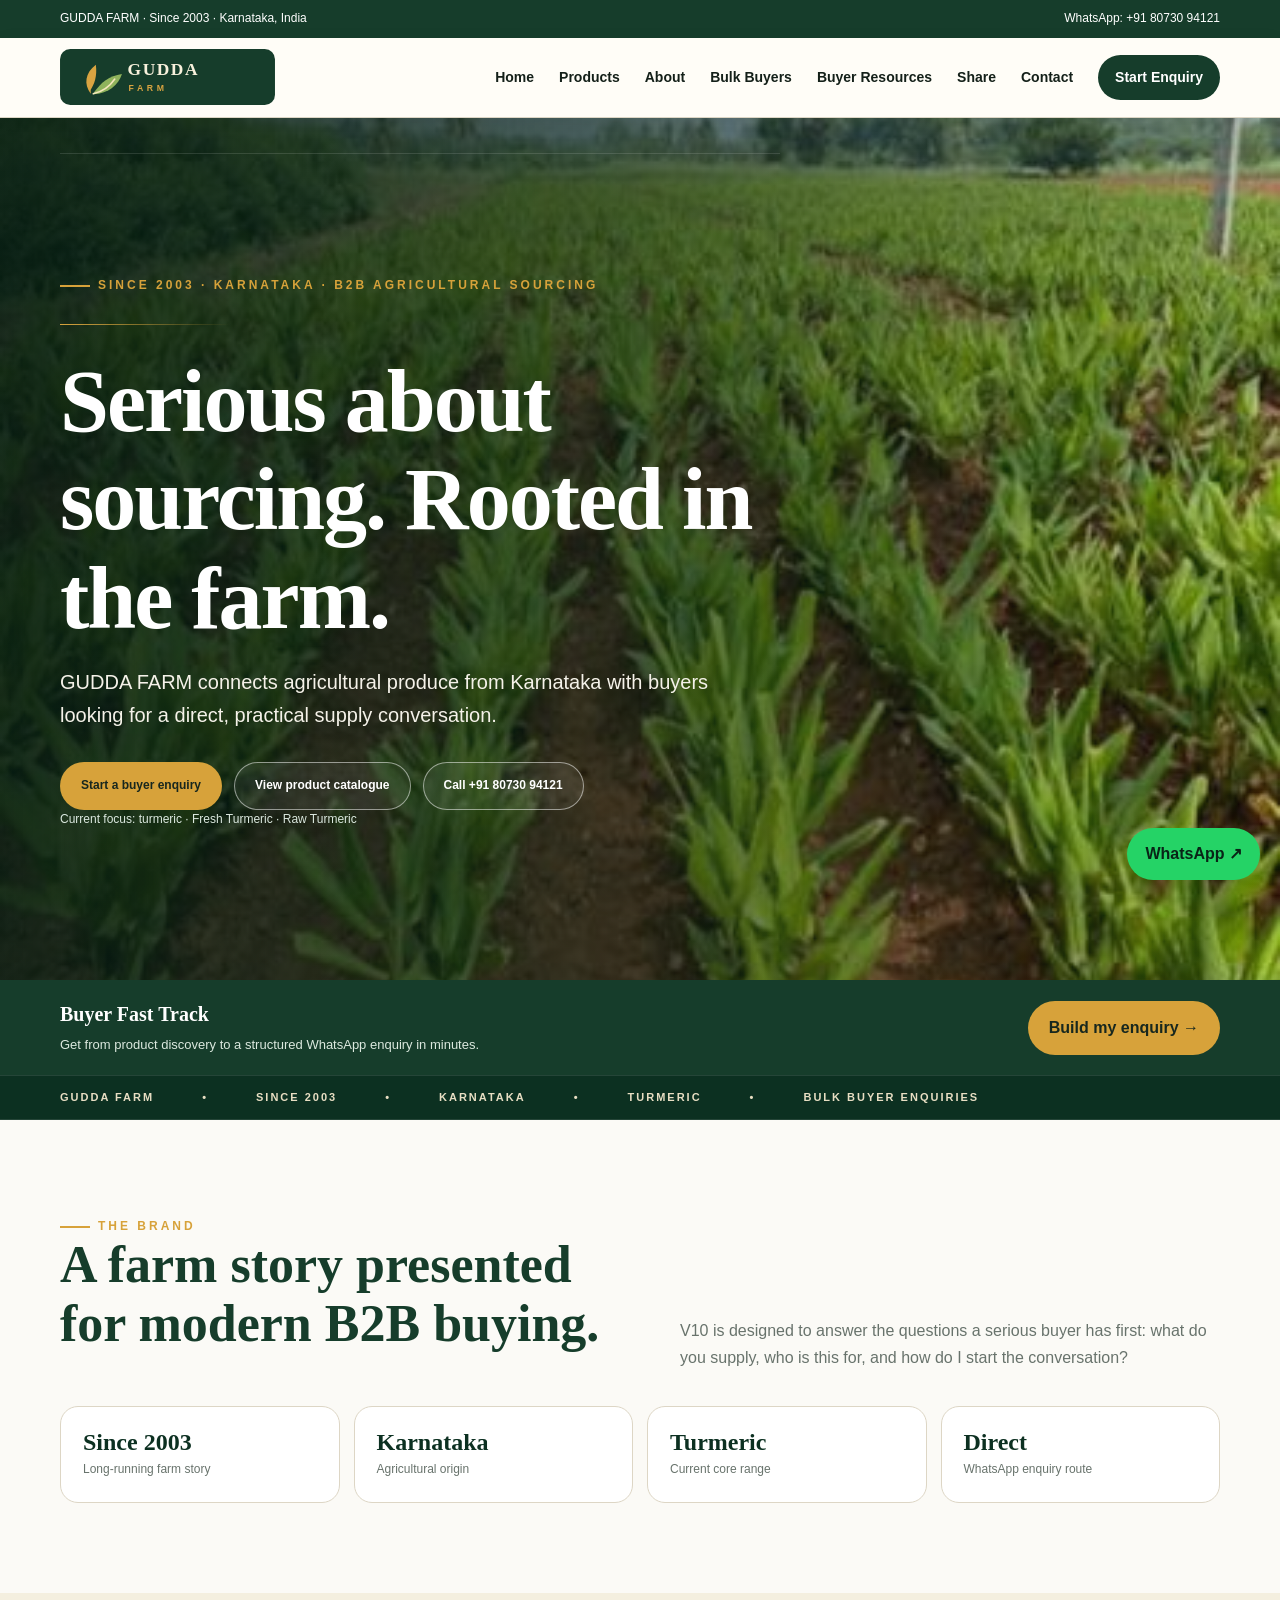
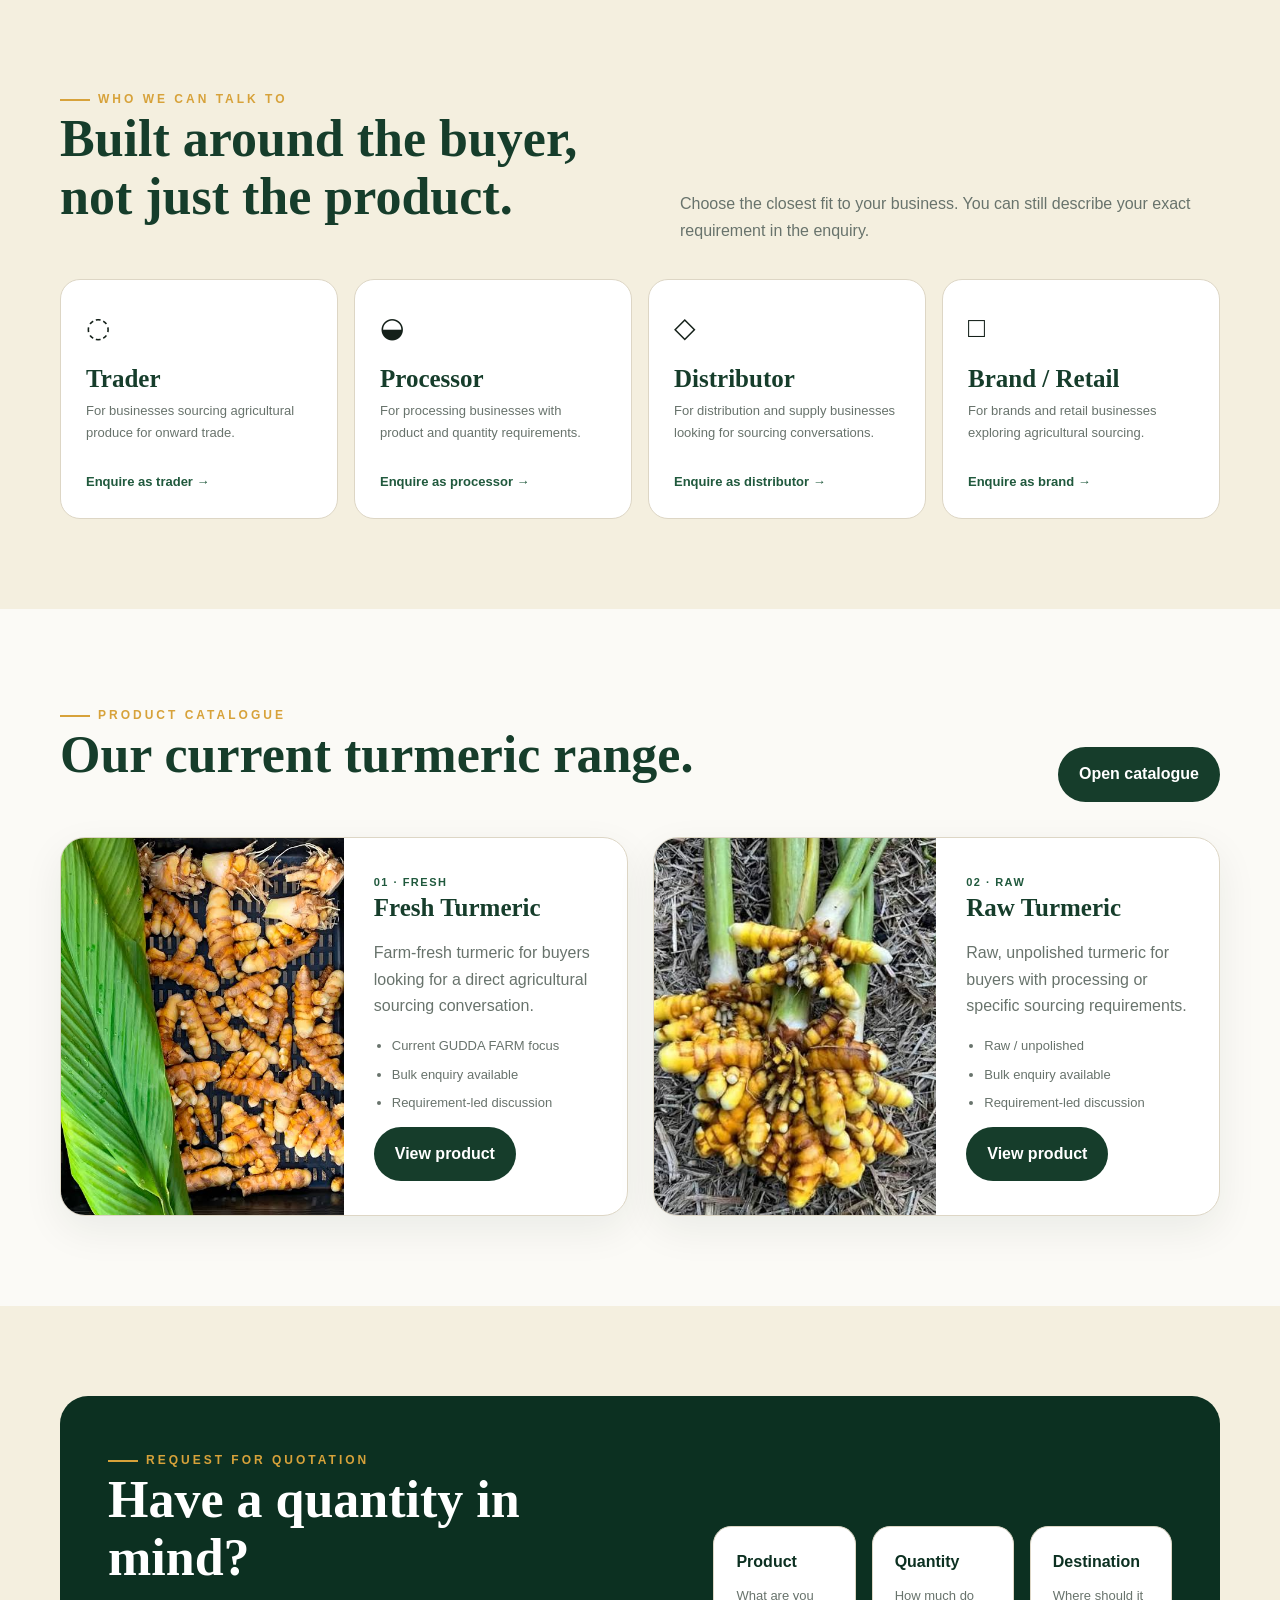
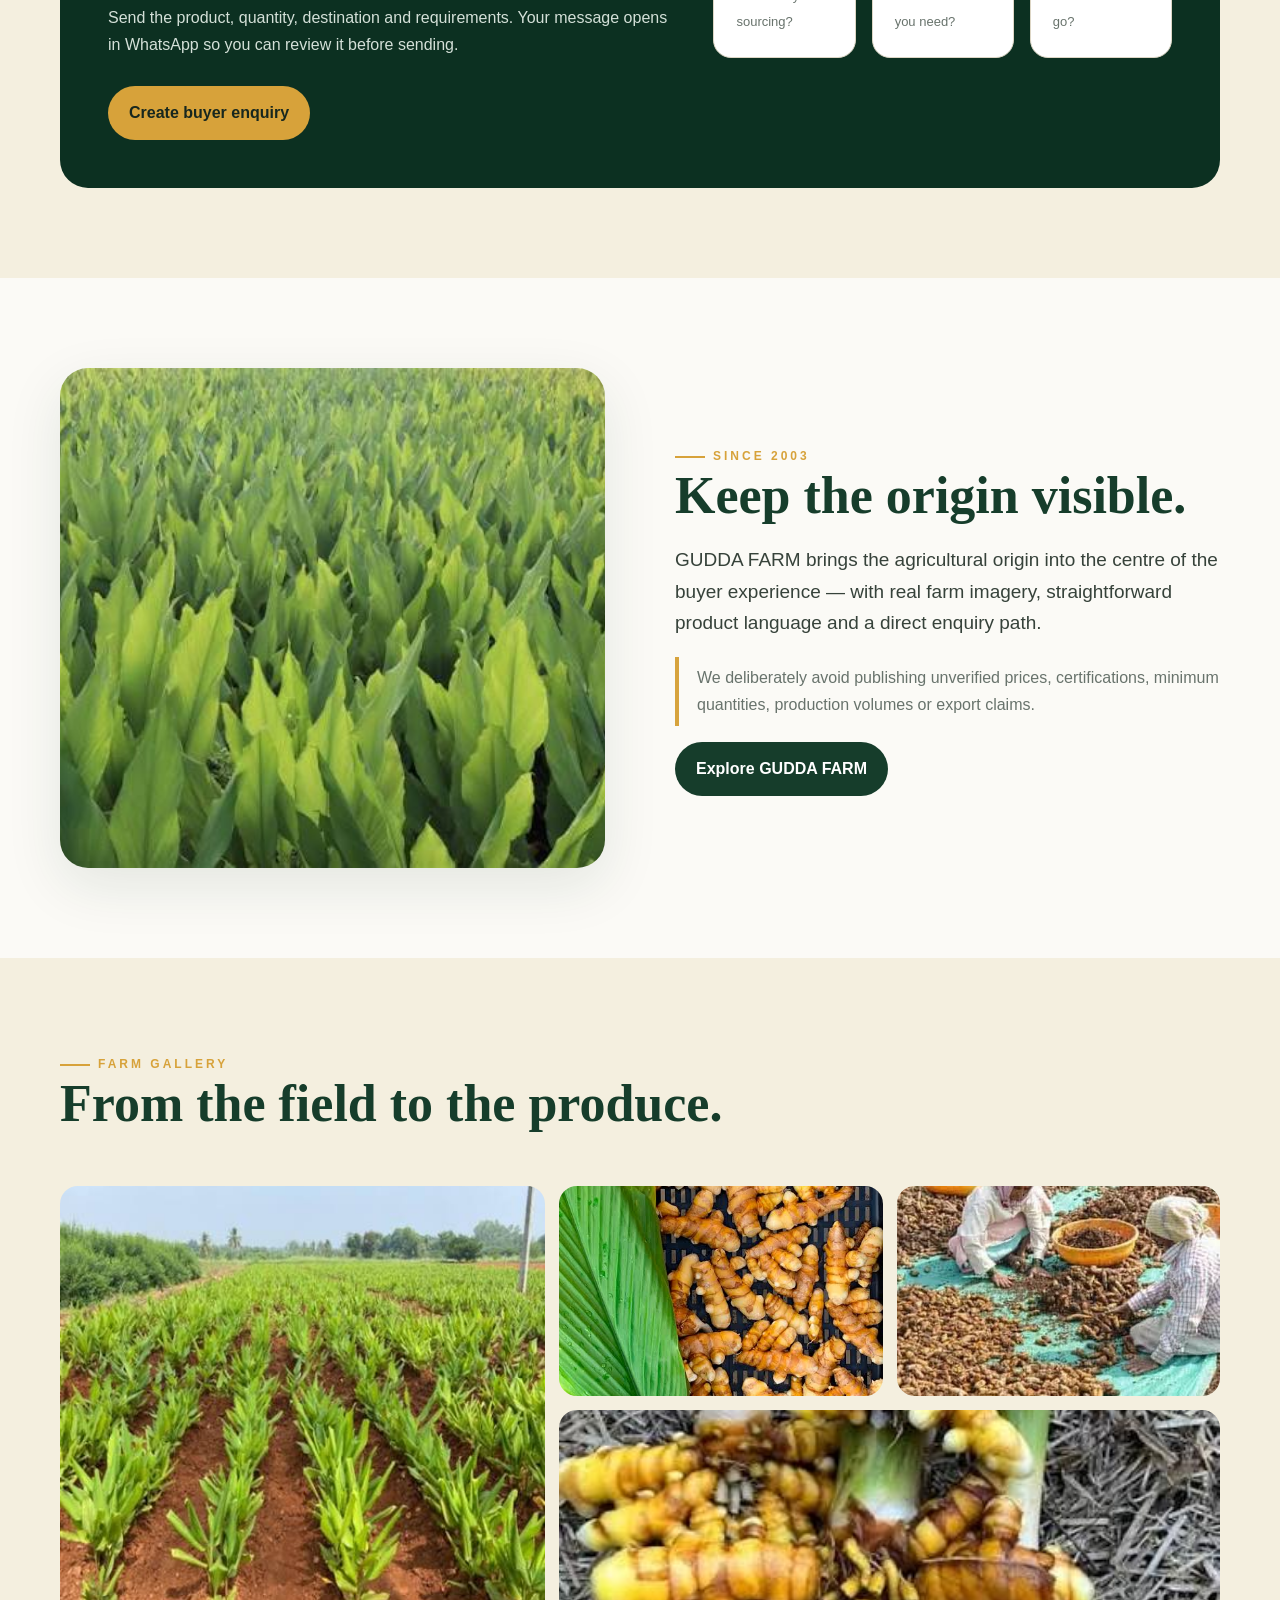
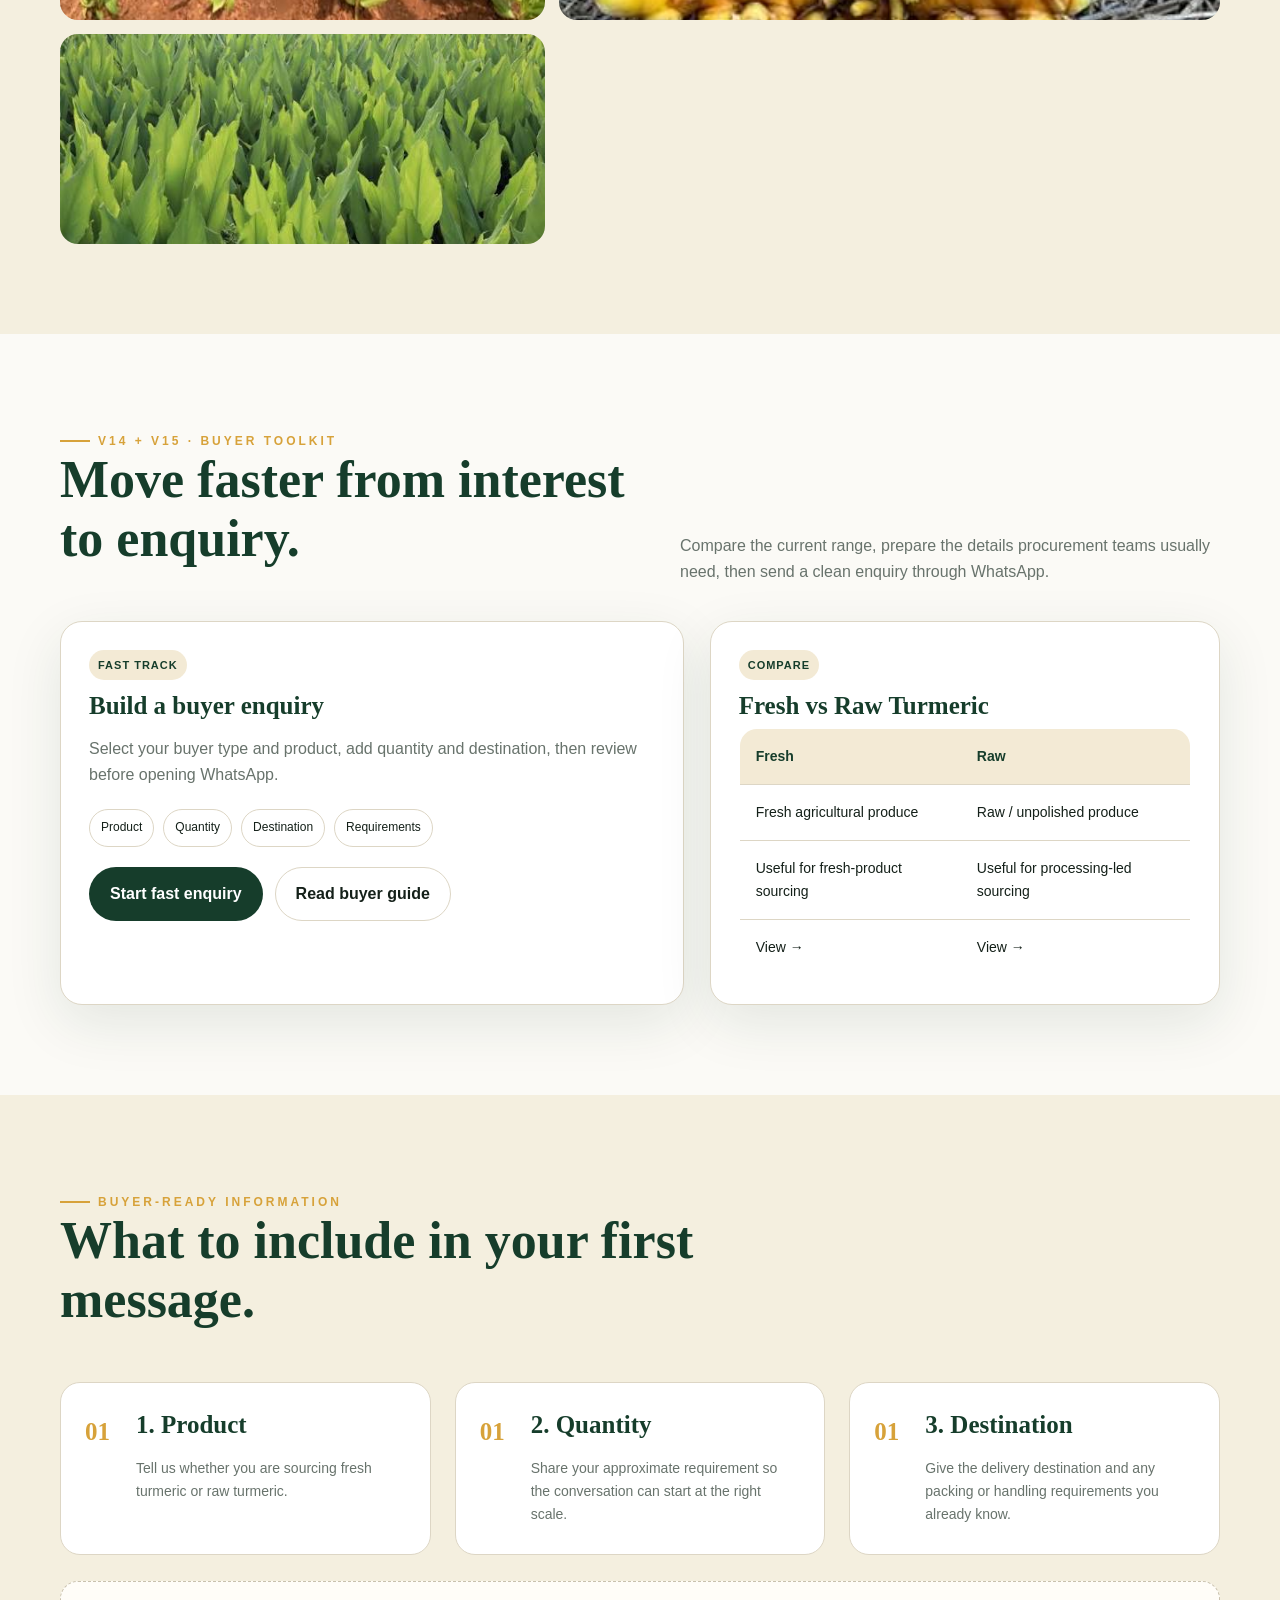
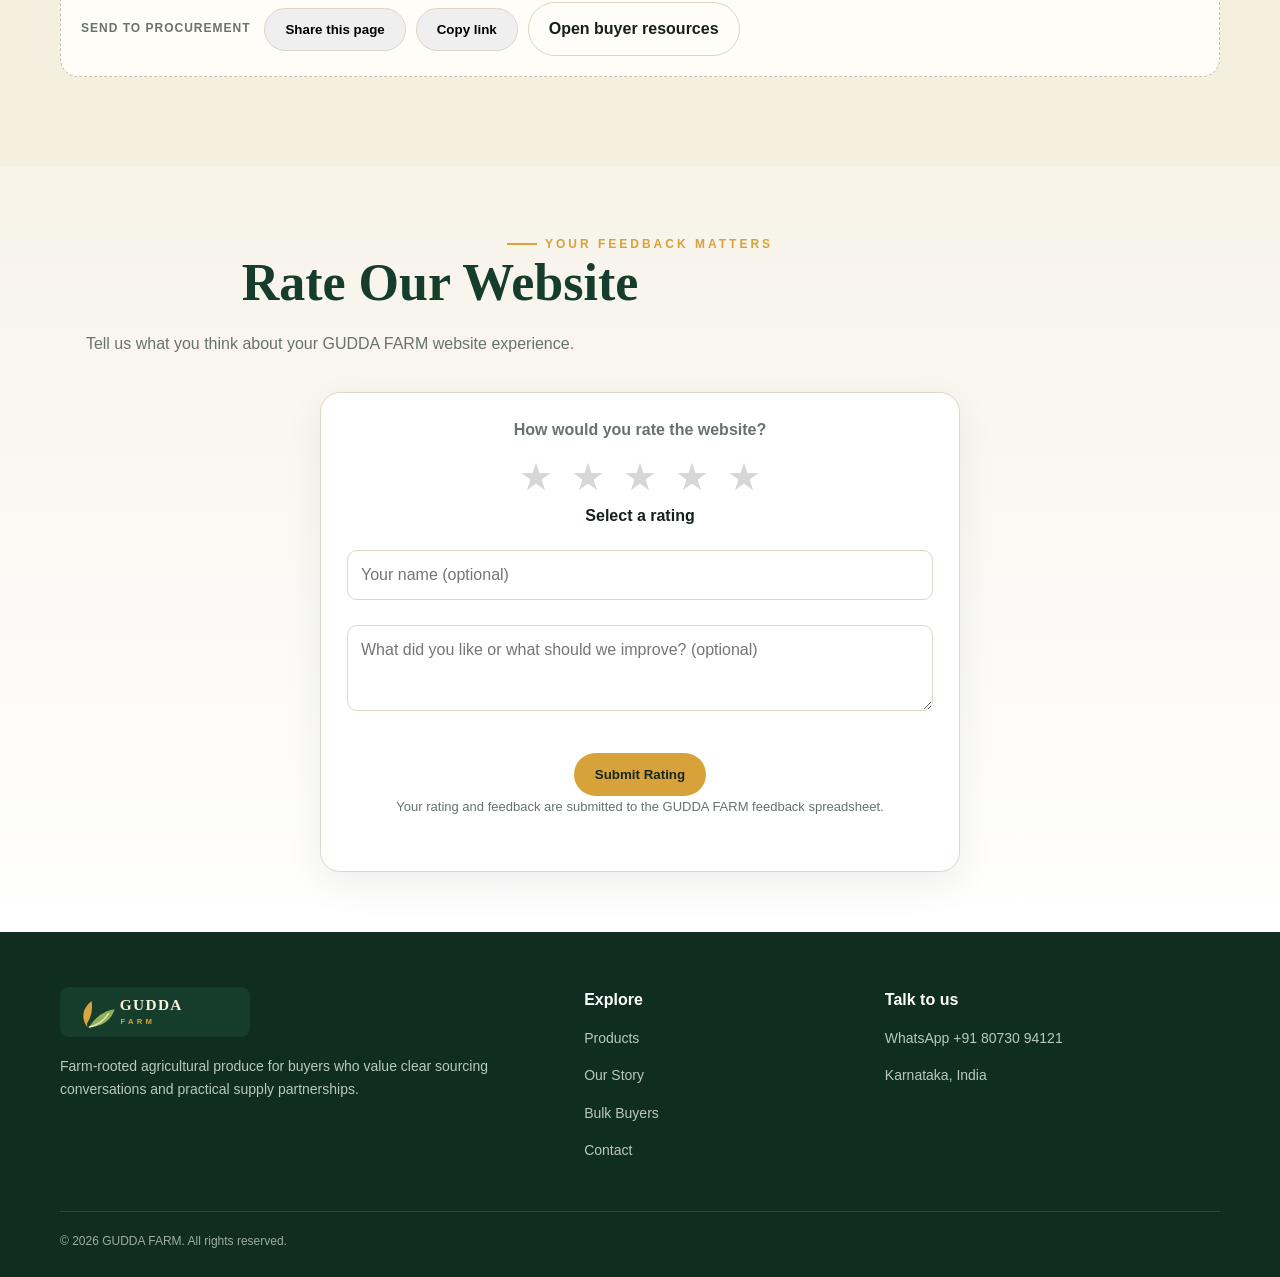
<file: index.html>
<!doctype html><html lang="en"><head><meta charset="utf-8"><meta name="viewport" content="width=device-width,initial-scale=1"> <meta name="google-site-verification" content="sda63VFUrgkfUN7dGKQU9HRi6Y9hyqBsN-Qgkryhfe4" />
<title>GUDDA FARM</title><meta name="description" content="GUDDA FARM supplies fresh and raw turmeric from Karnataka, India, for wholesale buyers, traders, processors and distributors. Contact us for bulk supply enquiries."><meta property="og:title" content="GUDDA FARM | Turmeric Supplier in Karnataka"><meta property="og:description" content="GUDDA FARM · Since 2003 · Karnataka agricultural produce sourcing for serious buyers."><meta property="og:type" content="website"><meta property="og:image" content="assets/turmeric.jpg"><meta name="robots" content="index,follow"><meta name="theme-color" content="#0c3021">
<link rel="canonical" href="https://gudda-farm-margo781.vercel.app/"><link rel="icon" href="assets/logo.svg"><link rel="manifest" href="site.webmanifest"><link rel="stylesheet" href="styles.css"><script type="application/ld+json">{"@context":"https://schema.org","@type":"Organization","name":"GUDDA FARM","url":"https://gudda-farm-margo781.vercel.app/","telephone":"+91 80730 94121","areaServed":"Karnataka, India","description":"Karnataka agricultural produce sourcing for B2B buyers, with turmeric as the current core range."}</script></head><body><div class="topbar"><div class="container"><span>GUDDA FARM · Since 2003 · Karnataka, India</span><a href="https://wa.me/918073094121" target="_blank" rel="noopener">WhatsApp: +91 80730 94121</a></div></div><header class="nav"><div class="container navin"><a href="index.html"><img class="logo" src="assets/logo.svg" alt="GUDDA FARM"></a><button class="menu" aria-label="Open menu">☰</button><nav class="links"><a href="index.html">Home</a><a href="products.html">Products</a><a href="about.html">About</a><a href="buyers.html">Bulk Buyers</a><a href="resources.html">Buyer Resources</a><a href="marketing.html">Share</a><a href="contact.html">Contact</a><a class="cta" href="buyers.html">Start Enquiry</a></nav></div></header>
<section class="hero"><div class="container"><div class="copy">
<span class="eyebrow">Since 2003 · Karnataka · B2B agricultural sourcing</span><div class="goldline"></div>
<h1>Serious about sourcing. Rooted in the farm.</h1>
<p>GUDDA FARM connects agricultural produce from Karnataka with buyers looking for a direct, practical supply conversation.</p>
<div class="buttons"><a class="btn primary" href="buyers.html">Start a buyer enquiry</a><a class="btn light" href="products.html">View product catalogue</a><a class="btn light" href="tel:+918073094121">Call +91 80730 94121</a></div>
<p class="hero-note">Current focus: turmeric · Fresh Turmeric · Raw Turmeric</p>
</div></div></section>

<div class="v14band"><div class="container inner"><div><strong>Buyer Fast Track</strong><br><span>Get from product discovery to a structured WhatsApp enquiry in minutes.</span></div><a class="btn primary" href="buyers.html?fast=1">Build my enquiry →</a></div></div>

<div class="marquee"><div class="container"><span>GUDDA FARM</span><span>•</span><span>SINCE 2003</span><span>•</span><span>KARNATAKA</span><span>•</span><span>TURMERIC</span><span>•</span><span>BULK BUYER ENQUIRIES</span></div></div>

<section class="section"><div class="container"><div class="section-head"><div><span class="eyebrow">The brand</span><h2>A farm story presented for modern B2B buying.</h2></div><p>V10 is designed to answer the questions a serious buyer has first: what do you supply, who is this for, and how do I start the conversation?</p></div>
<div class="trust-row"><div class="trust-item"><b>Since 2003</b><span>Long-running farm story</span></div><div class="trust-item"><b>Karnataka</b><span>Agricultural origin</span></div><div class="trust-item"><b>Turmeric</b><span>Current core range</span></div><div class="trust-item"><b>Direct</b><span>WhatsApp enquiry route</span></div></div></div></section>

<section class="section alt"><div class="container"><div class="section-head"><div><span class="eyebrow">Who we can talk to</span><h2>Built around the buyer, not just the product.</h2></div><p>Choose the closest fit to your business. You can still describe your exact requirement in the enquiry.</p></div>
<div class="audience-grid">
<div class="audience"><div><div class="icon">◌</div><h3>Trader</h3><p>For businesses sourcing agricultural produce for onward trade.</p></div><a class="catalog-cta" href="buyers.html?buyer=Trader">Enquire as trader →</a></div>
<div class="audience"><div><div class="icon">◒</div><h3>Processor</h3><p>For processing businesses with product and quantity requirements.</p></div><a class="catalog-cta" href="buyers.html?buyer=Processor">Enquire as processor →</a></div>
<div class="audience"><div><div class="icon">◇</div><h3>Distributor</h3><p>For distribution and supply businesses looking for sourcing conversations.</p></div><a class="catalog-cta" href="buyers.html?buyer=Distributor">Enquire as distributor →</a></div>
<div class="audience"><div><div class="icon">□</div><h3>Brand / Retail</h3><p>For brands and retail businesses exploring agricultural sourcing.</p></div><a class="catalog-cta" href="buyers.html?buyer=Retail%20%2F%20Brand">Enquire as brand →</a></div>
</div></div></section>

<section class="section"><div class="container"><div class="section-head"><div><span class="eyebrow">Product catalogue</span><h2>Our current turmeric range.</h2></div><a class="btn dark" href="products.html">Open catalogue</a></div>
<div class="catalog">
<article class="catalog-card"><img src="assets/turmeric.jpg" alt="Fresh turmeric"><div class="catalog-body"><span class="meta">01 · Fresh</span><h3>Fresh Turmeric</h3><p class="muted">Farm-fresh turmeric for buyers looking for a direct agricultural sourcing conversation.</p><ul><li>Current GUDDA FARM focus</li><li>Bulk enquiry available</li><li>Requirement-led discussion</li></ul><a class="btn dark" href="fresh-turmeric.html">View product</a></div></article>
<article class="catalog-card"><img src="assets/harvest.jpg" alt="Raw turmeric"><div class="catalog-body"><span class="meta">02 · Raw</span><h3>Raw Turmeric</h3><p class="muted">Raw, unpolished turmeric for buyers with processing or specific sourcing requirements.</p><ul><li>Raw / unpolished</li><li>Bulk enquiry available</li><li>Requirement-led discussion</li></ul><a class="btn dark" href="raw-turmeric.html">View product</a></div></article>
</div></div></section>

<section class="section alt"><div class="container"><div class="rfq"><div><span class="eyebrow">Request for quotation</span><h2>Have a quantity in mind?</h2><p>Send the product, quantity, destination and requirements. Your message opens in WhatsApp so you can review it before sending.</p><a class="btn primary" href="buyers.html">Create buyer enquiry</a></div><div><div class="mini-grid"><div class="mini-card"><strong>Product</strong><span>What are you sourcing?</span></div><div class="mini-card"><strong>Quantity</strong><span>How much do you need?</span></div><div class="mini-card"><strong>Destination</strong><span>Where should it go?</span></div></div></div></div></div></section>

<section class="section"><div class="container split"><img src="assets/field-2.jpg" alt="Agricultural field"><div><span class="eyebrow">Since 2003</span><h2>Keep the origin visible.</h2><p class="lead">GUDDA FARM brings the agricultural origin into the centre of the buyer experience — with real farm imagery, straightforward product language and a direct enquiry path.</p><p class="sticky-note">We deliberately avoid publishing unverified prices, certifications, minimum quantities, production volumes or export claims.</p><a class="btn dark" href="about.html">Explore GUDDA FARM</a></div></div></section>

<section class="section alt"><div class="container"><div class="section-head"><div><span class="eyebrow">Farm gallery</span><h2>From the field to the produce.</h2></div></div><div class="gallery"><img class="tall" src="assets/field.png" alt="Farm field"><img src="assets/turmeric.jpg" alt="Turmeric"><img src="assets/sorting.jpg" alt="Produce sorting"><img class="wide" src="assets/harvest.jpg" alt="Harvest"><img src="assets/field-2.jpg" alt="Agricultural field"></div></div></section>

<section class="section"><div class="container"><div class="section-head"><div><span class="eyebrow">V14 + V15 · Buyer toolkit</span><h2>Move faster from interest to enquiry.</h2></div><p>Compare the current range, prepare the details procurement teams usually need, then send a clean enquiry through WhatsApp.</p></div><div class="buyer-tools"><div class="tool-card"><span class="tag">Fast track</span><h3>Build a buyer enquiry</h3><p>Select your buyer type and product, add quantity and destination, then review before opening WhatsApp.</p><div class="mini-trust"><span>Product</span><span>Quantity</span><span>Destination</span><span>Requirements</span></div><div class="buttons" style="margin-top:20px"><a class="btn dark" href="buyers.html?fast=1">Start fast enquiry</a><a class="btn" style="border:1px solid var(--line)" href="buyer-guide.html">Read buyer guide</a></div></div><div class="tool-card"><span class="tag">Compare</span><h3>Fresh vs Raw Turmeric</h3><table class="compare"><tr><th>Fresh</th><th>Raw</th></tr><tr><td>Fresh agricultural produce</td><td>Raw / unpolished produce</td></tr><tr><td>Useful for fresh-product sourcing</td><td>Useful for processing-led sourcing</td></tr><tr><td><a href="fresh-turmeric.html">View →</a></td><td><a href="raw-turmeric.html">View →</a></td></tr></table></div></div></div></section>

<section class="section alt"><div class="container"><div class="section-head"><div><span class="eyebrow">Buyer-ready information</span><h2>What to include in your first message.</h2></div></div><div class="grid3"><div class="step"><h3>1. Product</h3><p>Tell us whether you are sourcing fresh turmeric or raw turmeric.</p></div><div class="step"><h3>2. Quantity</h3><p>Share your approximate requirement so the conversation can start at the right scale.</p></div><div class="step"><h3>3. Destination</h3><p>Give the delivery destination and any packing or handling requirements you already know.</p></div></div><div class="share-panel" style="margin-top:26px"><span class="share-label">Send to procurement</span><button class="btn" data-share type="button">Share this page</button><button class="btn" data-copy-url type="button">Copy link</button><a class="btn" href="resources.html">Open buyer resources</a></div></div></section>

<a class="whatsapp-float" href="https://wa.me/918073094121" target="_blank" rel="noopener" aria-label="Chat with GUDDA FARM on WhatsApp">WhatsApp ↗</a>
<section class="rating-section" id="ratings">
  <div class="container">
    <div class="section-head" style="display:block;text-align:center">
      <span class="eyebrow">Your feedback matters</span>
      <h2>Rate Our Website</h2>
      <p>Tell us what you think about your GUDDA FARM website experience.</p>
    </div>
    <div class="rating-box">
      <p><strong>How would you rate the website?</strong></p>
      <form id="guddaRatingForm">
        <div class="rating-stars" role="radiogroup" aria-label="Website rating from 1 to 5 stars">
          <button class="rating-star" type="button" data-rating="1" aria-label="1 star">★</button>
          <button class="rating-star" type="button" data-rating="2" aria-label="2 stars">★</button>
          <button class="rating-star" type="button" data-rating="3" aria-label="3 stars">★</button>
          <button class="rating-star" type="button" data-rating="4" aria-label="4 stars">★</button>
          <button class="rating-star" type="button" data-rating="5" aria-label="5 stars">★</button>
        </div>
        <div class="rating-label" id="ratingLabel">Select a rating</div>
        <input class="rating-input" name="name" type="text" maxlength="60" placeholder="Your name (optional)">
        <textarea class="rating-textarea" name="feedback" maxlength="500" placeholder="What did you like or what should we improve? (optional)"></textarea>
        <button class="btn primary" type="submit" style="margin-top:16px">Submit Rating</button>
        <p class="rating-note">Your rating and feedback are submitted to the GUDDA FARM feedback spreadsheet.</p>
        <div class="rating-status" id="ratingStatus" aria-live="polite"></div>
      </form>
    </div>
  </div>
</section>
<iframe name="ratingSubmitFrame" id="ratingSubmitFrame" title="Rating submission" style="display:none"></iframe>

<footer><div class="container"><div class="foot"><div><img src="assets/logo.svg" alt="GUDDA FARM logo"><p>Farm-rooted agricultural produce for buyers who value clear sourcing conversations and practical supply partnerships.</p></div><div><h4>Explore</h4><p><a href="products.html">Products</a></p><p><a href="about.html">Our Story</a></p><p><a href="buyers.html">Bulk Buyers</a></p><p><a href="contact.html">Contact</a></p></div><div><h4>Talk to us</h4><p><a href="https://wa.me/918073094121" target="_blank" rel="noopener">WhatsApp +91 80730 94121</a></p><p>Karnataka, India</p></div></div><div class="copy">© 2026 GUDDA FARM. All rights reserved.</div></div></footer><script src="script.js"></script></body></html>
</file>
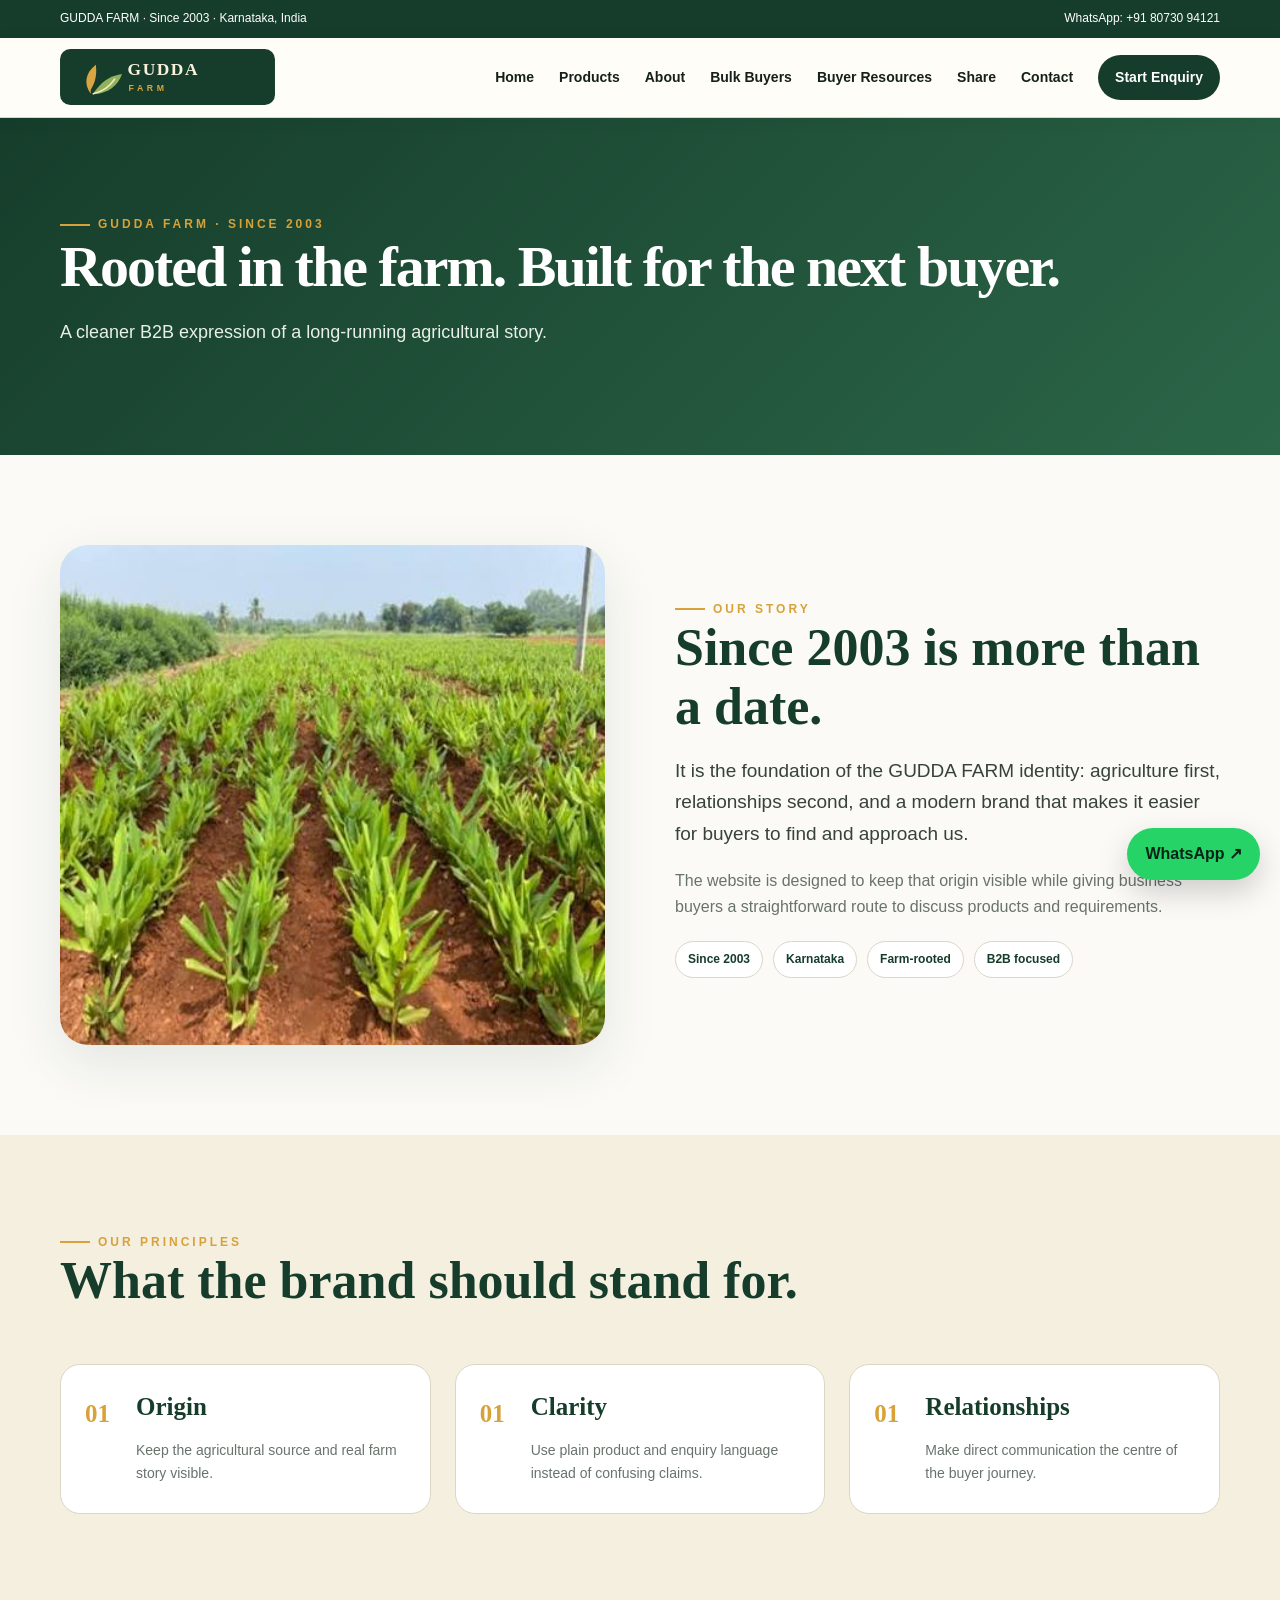
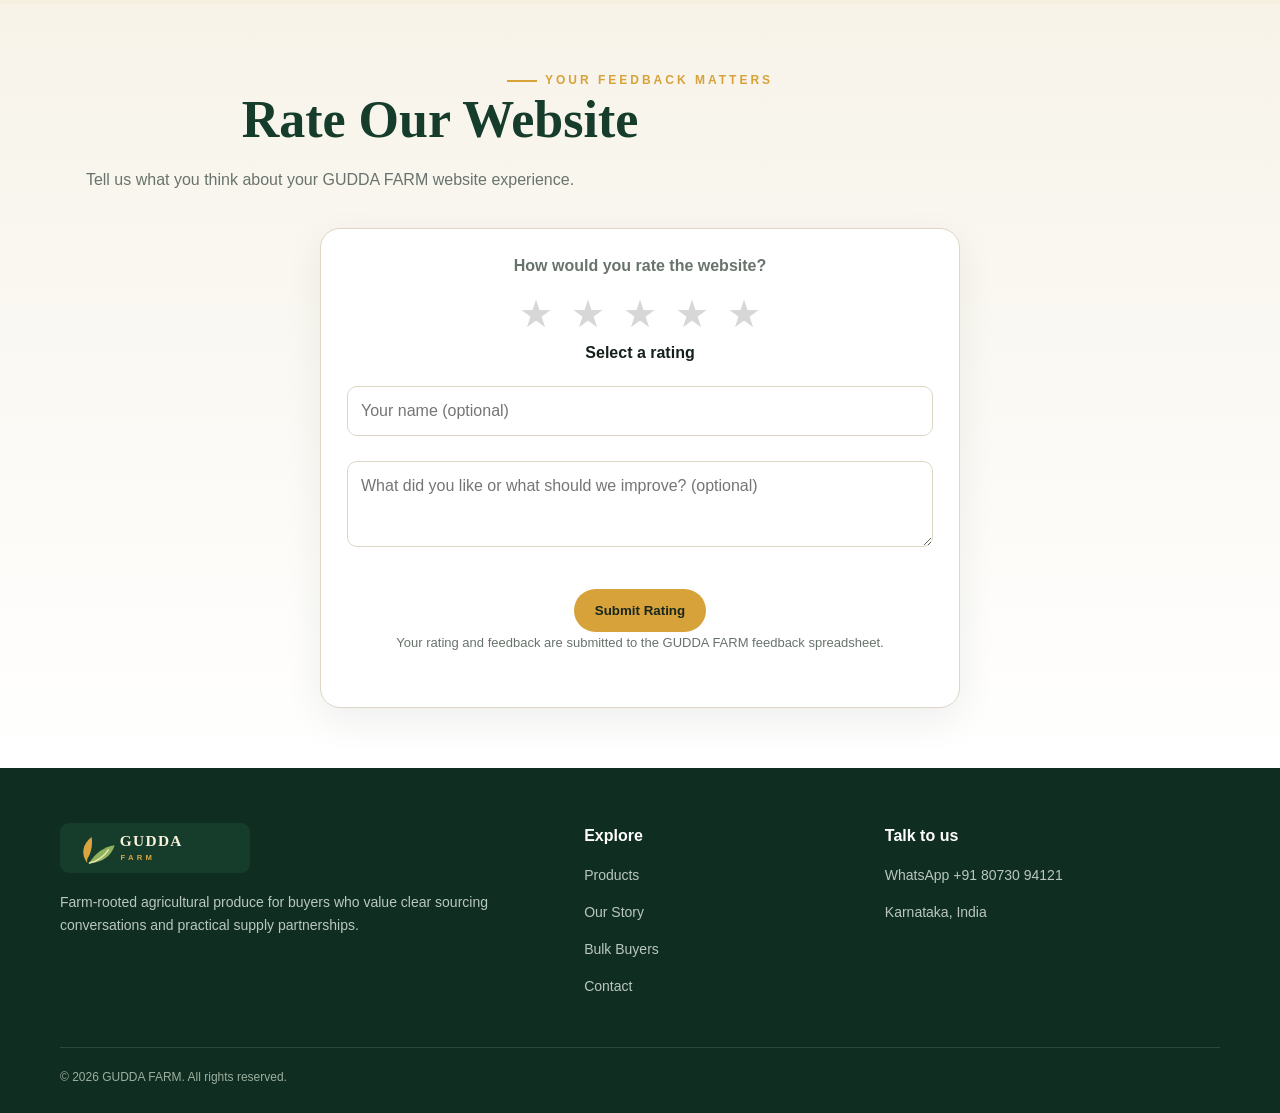
<file: about.html>
<!doctype html><html lang="en"><head><meta charset="utf-8"><meta name="viewport" content="width=device-width,initial-scale=1">
<title>About GUDDA FARM | Since 2003</title><meta name="description" content="Learn the GUDDA FARM story and the Since 2003 identity behind its Karnataka agricultural produce brand."><meta property="og:title" content="About GUDDA FARM | Since 2003"><meta property="og:description" content="GUDDA FARM · Since 2003 · Karnataka agricultural produce sourcing for serious buyers."><meta property="og:type" content="website"><meta property="og:image" content="assets/turmeric.jpg"><meta name="robots" content="index,follow"><meta name="theme-color" content="#0c3021">
<link rel="canonical" href="https://gudda-farm-margo781.vercel.app/about.html"><link rel="icon" href="assets/logo.svg"><link rel="stylesheet" href="styles.css"><link rel="manifest" href="site.webmanifest"></head><body><div class="topbar"><div class="container"><span>GUDDA FARM · Since 2003 · Karnataka, India</span><a href="https://wa.me/918073094121" target="_blank" rel="noopener">WhatsApp: +91 80730 94121</a></div></div><header class="nav"><div class="container navin"><a href="index.html"><img class="logo" src="assets/logo.svg" alt="GUDDA FARM"></a><button class="menu" aria-label="Open menu">☰</button><nav class="links"><a href="index.html">Home</a><a href="products.html">Products</a><a href="about.html">About</a><a href="buyers.html">Bulk Buyers</a><a href="resources.html">Buyer Resources</a><a href="marketing.html">Share</a><a href="contact.html">Contact</a><a class="cta" href="buyers.html">Start Enquiry</a></nav></div></header>
<section class="pagehero"><div class="container"><span class="eyebrow">GUDDA FARM · Since 2003</span><h1>Rooted in the farm. Built for the next buyer.</h1><p>A cleaner B2B expression of a long-running agricultural story.</p></div></section>
<section class="section"><div class="container split"><img src="assets/field.png" alt="GUDDA FARM farm field"><div><span class="eyebrow">Our story</span><h2>Since 2003 is more than a date.</h2><p class="lead">It is the foundation of the GUDDA FARM identity: agriculture first, relationships second, and a modern brand that makes it easier for buyers to find and approach us.</p><p class="muted">The website is designed to keep that origin visible while giving business buyers a straightforward route to discuss products and requirements.</p><div class="badges"><span class="badge">Since 2003</span><span class="badge">Karnataka</span><span class="badge">Farm-rooted</span><span class="badge">B2B focused</span></div></div></div></section>
<section class="section alt"><div class="container"><div class="section-head"><div><span class="eyebrow">Our principles</span><h2>What the brand should stand for.</h2></div></div><div class="grid3"><div class="step"><h3>Origin</h3><p>Keep the agricultural source and real farm story visible.</p></div><div class="step"><h3>Clarity</h3><p>Use plain product and enquiry language instead of confusing claims.</p></div><div class="step"><h3>Relationships</h3><p>Make direct communication the centre of the buyer journey.</p></div></div></div></section>
<a class="whatsapp-float" href="https://wa.me/918073094121" target="_blank" rel="noopener" aria-label="Chat with GUDDA FARM on WhatsApp">WhatsApp ↗</a>
<section class="rating-section" id="ratings">
  <div class="container">
    <div class="section-head" style="display:block;text-align:center">
      <span class="eyebrow">Your feedback matters</span>
      <h2>Rate Our Website</h2>
      <p>Tell us what you think about your GUDDA FARM website experience.</p>
    </div>
    <div class="rating-box">
      <p><strong>How would you rate the website?</strong></p>
      <form id="guddaRatingForm">
        <div class="rating-stars" role="radiogroup" aria-label="Website rating from 1 to 5 stars">
          <button class="rating-star" type="button" data-rating="1" aria-label="1 star">★</button>
          <button class="rating-star" type="button" data-rating="2" aria-label="2 stars">★</button>
          <button class="rating-star" type="button" data-rating="3" aria-label="3 stars">★</button>
          <button class="rating-star" type="button" data-rating="4" aria-label="4 stars">★</button>
          <button class="rating-star" type="button" data-rating="5" aria-label="5 stars">★</button>
        </div>
        <div class="rating-label" id="ratingLabel">Select a rating</div>
        <input class="rating-input" name="name" type="text" maxlength="60" placeholder="Your name (optional)">
        <textarea class="rating-textarea" name="feedback" maxlength="500" placeholder="What did you like or what should we improve? (optional)"></textarea>
        <button class="btn primary" type="submit" style="margin-top:16px">Submit Rating</button>
        <p class="rating-note">Your rating and feedback are submitted to the GUDDA FARM feedback spreadsheet.</p>
        <div class="rating-status" id="ratingStatus" aria-live="polite"></div>
      </form>
    </div>
  </div>
</section>
<iframe name="ratingSubmitFrame" id="ratingSubmitFrame" title="Rating submission" style="display:none"></iframe>

<footer><div class="container"><div class="foot"><div><img src="assets/logo.svg" alt="GUDDA FARM logo"><p>Farm-rooted agricultural produce for buyers who value clear sourcing conversations and practical supply partnerships.</p></div><div><h4>Explore</h4><p><a href="products.html">Products</a></p><p><a href="about.html">Our Story</a></p><p><a href="buyers.html">Bulk Buyers</a></p><p><a href="contact.html">Contact</a></p></div><div><h4>Talk to us</h4><p><a href="https://wa.me/918073094121" target="_blank" rel="noopener">WhatsApp +91 80730 94121</a></p><p>Karnataka, India</p></div></div><div class="copy">© 2026 GUDDA FARM. All rights reserved.</div></div></footer><script src="script.js"></script></body></html>
</file>
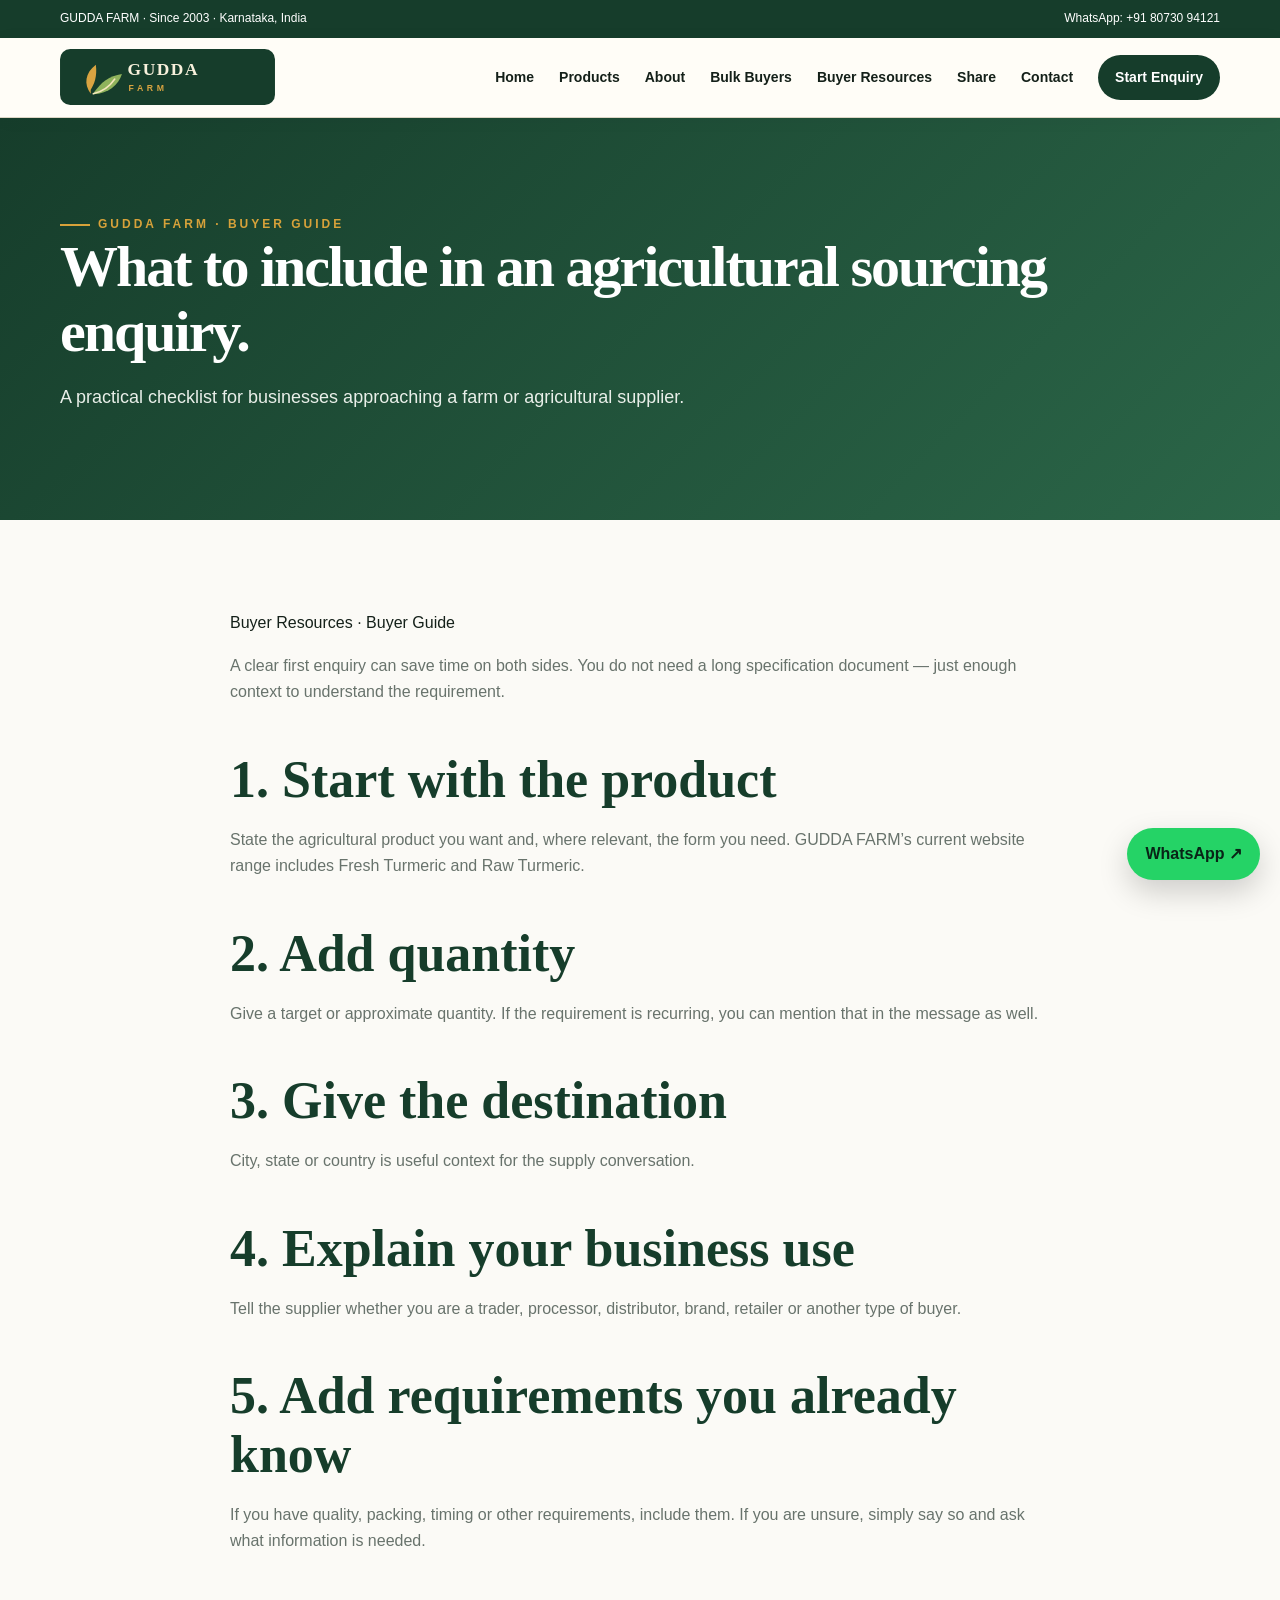
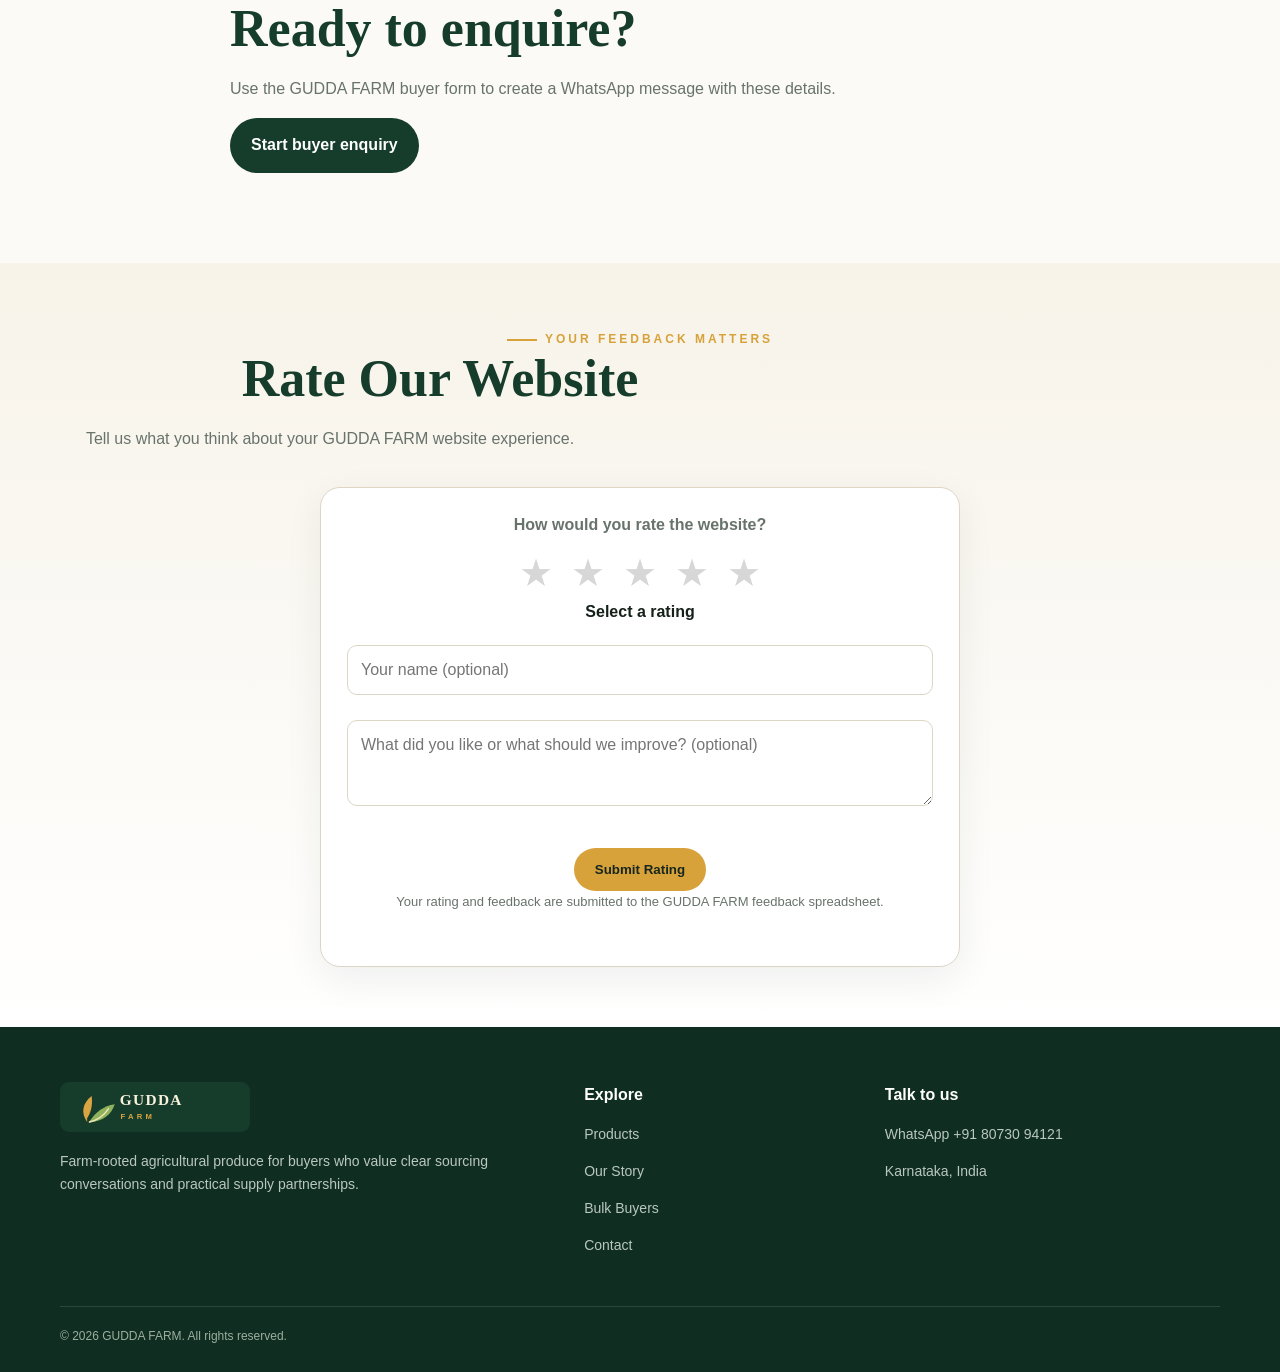
<file: buyer-guide.html>
<!doctype html><html lang="en"><head><meta charset="utf-8"><meta name="viewport" content="width=device-width,initial-scale=1"><title>Agricultural Sourcing Enquiry Guide | GUDDA FARM</title><meta name="description" content="A practical buyer checklist for agricultural sourcing enquiries: product, quantity, destination, buyer type and requirements."><meta property="og:title" content="Agricultural Sourcing Enquiry Guide | GUDDA FARM"><meta property="og:description" content="GUDDA FARM · Since 2003 · Karnataka agricultural produce sourcing for serious buyers."><meta property="og:type" content="website"><meta property="og:image" content="assets/turmeric.jpg"><meta name="robots" content="index,follow"><meta name="theme-color" content="#0c3021"><link rel="canonical" href="https://gudda-farm-margo781.vercel.app/buyer-guide.html"><link rel="icon" href="assets/logo.svg"><link rel="stylesheet" href="styles.css"><link rel="manifest" href="site.webmanifest"></head><body><div class="topbar"><div class="container"><span>GUDDA FARM · Since 2003 · Karnataka, India</span><a href="https://wa.me/918073094121" target="_blank" rel="noopener">WhatsApp: +91 80730 94121</a></div></div><header class="nav"><div class="container navin"><a href="index.html"><img class="logo" src="assets/logo.svg" alt="GUDDA FARM"></a><button class="menu" aria-label="Open menu">☰</button><nav class="links"><a href="index.html">Home</a><a href="products.html">Products</a><a href="about.html">About</a><a href="buyers.html">Bulk Buyers</a><a href="resources.html">Buyer Resources</a><a href="marketing.html">Share</a><a href="contact.html">Contact</a><a class="cta" href="buyers.html">Start Enquiry</a></nav></div></header><section class="pagehero"><div class="container"><span class="eyebrow">GUDDA FARM · Buyer guide</span><h1>What to include in an agricultural sourcing enquiry.</h1><p>A practical checklist for businesses approaching a farm or agricultural supplier.</p></div></section>
<section class="section"><div class="container article"><div class="breadcrumb"><a href="resources.html">Buyer Resources</a> · Buyer Guide</div>
<p class="lead">A clear first enquiry can save time on both sides. You do not need a long specification document — just enough context to understand the requirement.</p>
<h2>1. Start with the product</h2><p>State the agricultural product you want and, where relevant, the form you need. GUDDA FARM’s current website range includes Fresh Turmeric and Raw Turmeric.</p>
<h2>2. Add quantity</h2><p>Give a target or approximate quantity. If the requirement is recurring, you can mention that in the message as well.</p>
<h2>3. Give the destination</h2><p>City, state or country is useful context for the supply conversation.</p>
<h2>4. Explain your business use</h2><p>Tell the supplier whether you are a trader, processor, distributor, brand, retailer or another type of buyer.</p>
<h2>5. Add requirements you already know</h2><p>If you have quality, packing, timing or other requirements, include them. If you are unsure, simply say so and ask what information is needed.</p>
<h2>Ready to enquire?</h2><p>Use the GUDDA FARM buyer form to create a WhatsApp message with these details.</p><a class="btn dark" href="buyers.html">Start buyer enquiry</a></div></section><a class="whatsapp-float" href="https://wa.me/918073094121" target="_blank" rel="noopener" aria-label="Chat with GUDDA FARM on WhatsApp">WhatsApp ↗</a>
<section class="rating-section" id="ratings">
  <div class="container">
    <div class="section-head" style="display:block;text-align:center">
      <span class="eyebrow">Your feedback matters</span>
      <h2>Rate Our Website</h2>
      <p>Tell us what you think about your GUDDA FARM website experience.</p>
    </div>
    <div class="rating-box">
      <p><strong>How would you rate the website?</strong></p>
      <form id="guddaRatingForm">
        <div class="rating-stars" role="radiogroup" aria-label="Website rating from 1 to 5 stars">
          <button class="rating-star" type="button" data-rating="1" aria-label="1 star">★</button>
          <button class="rating-star" type="button" data-rating="2" aria-label="2 stars">★</button>
          <button class="rating-star" type="button" data-rating="3" aria-label="3 stars">★</button>
          <button class="rating-star" type="button" data-rating="4" aria-label="4 stars">★</button>
          <button class="rating-star" type="button" data-rating="5" aria-label="5 stars">★</button>
        </div>
        <div class="rating-label" id="ratingLabel">Select a rating</div>
        <input class="rating-input" name="name" type="text" maxlength="60" placeholder="Your name (optional)">
        <textarea class="rating-textarea" name="feedback" maxlength="500" placeholder="What did you like or what should we improve? (optional)"></textarea>
        <button class="btn primary" type="submit" style="margin-top:16px">Submit Rating</button>
        <p class="rating-note">Your rating and feedback are submitted to the GUDDA FARM feedback spreadsheet.</p>
        <div class="rating-status" id="ratingStatus" aria-live="polite"></div>
      </form>
    </div>
  </div>
</section>
<iframe name="ratingSubmitFrame" id="ratingSubmitFrame" title="Rating submission" style="display:none"></iframe>

<footer><div class="container"><div class="foot"><div><img src="assets/logo.svg" alt="GUDDA FARM logo"><p>Farm-rooted agricultural produce for buyers who value clear sourcing conversations and practical supply partnerships.</p></div><div><h4>Explore</h4><p><a href="products.html">Products</a></p><p><a href="about.html">Our Story</a></p><p><a href="buyers.html">Bulk Buyers</a></p><p><a href="contact.html">Contact</a></p></div><div><h4>Talk to us</h4><p><a href="https://wa.me/918073094121" target="_blank" rel="noopener">WhatsApp +91 80730 94121</a></p><p>Karnataka, India</p></div></div><div class="copy">© 2026 GUDDA FARM. All rights reserved.</div></div></footer><script src="script.js"></script></body></html>
</file>
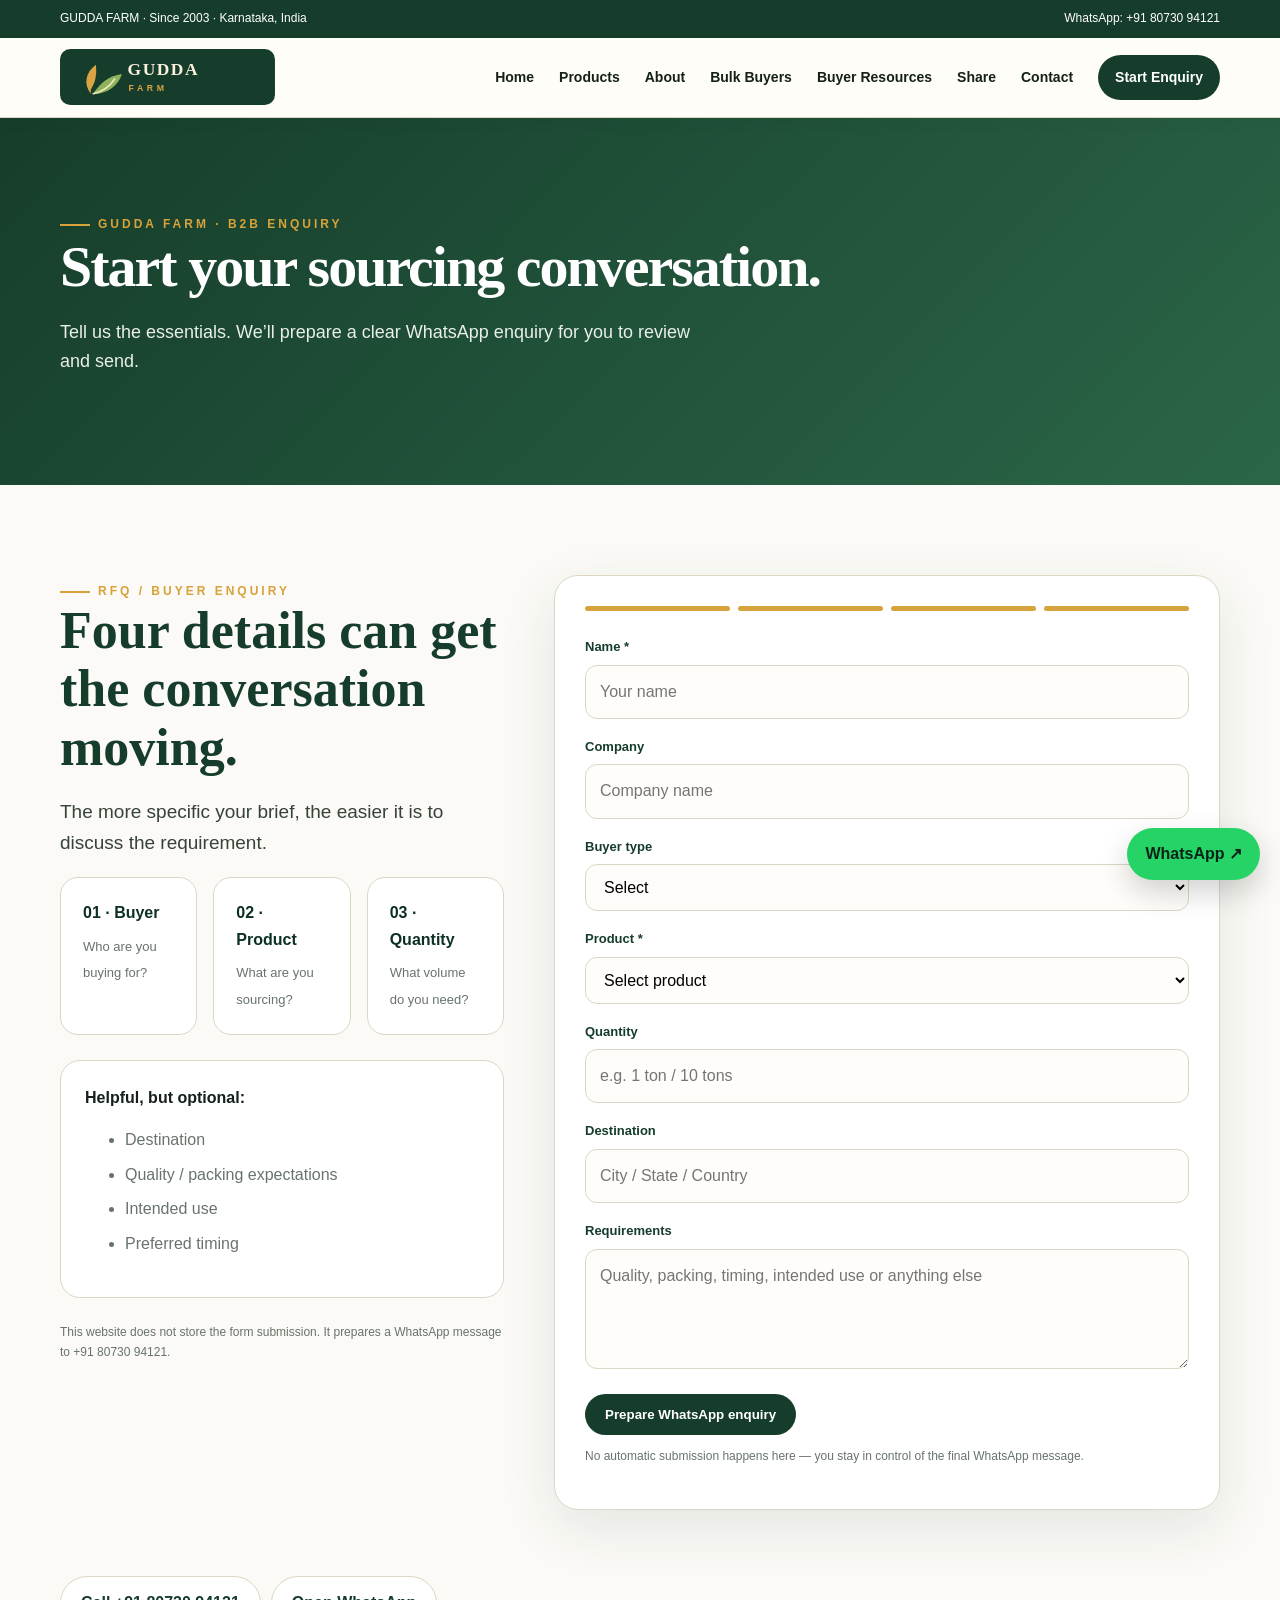
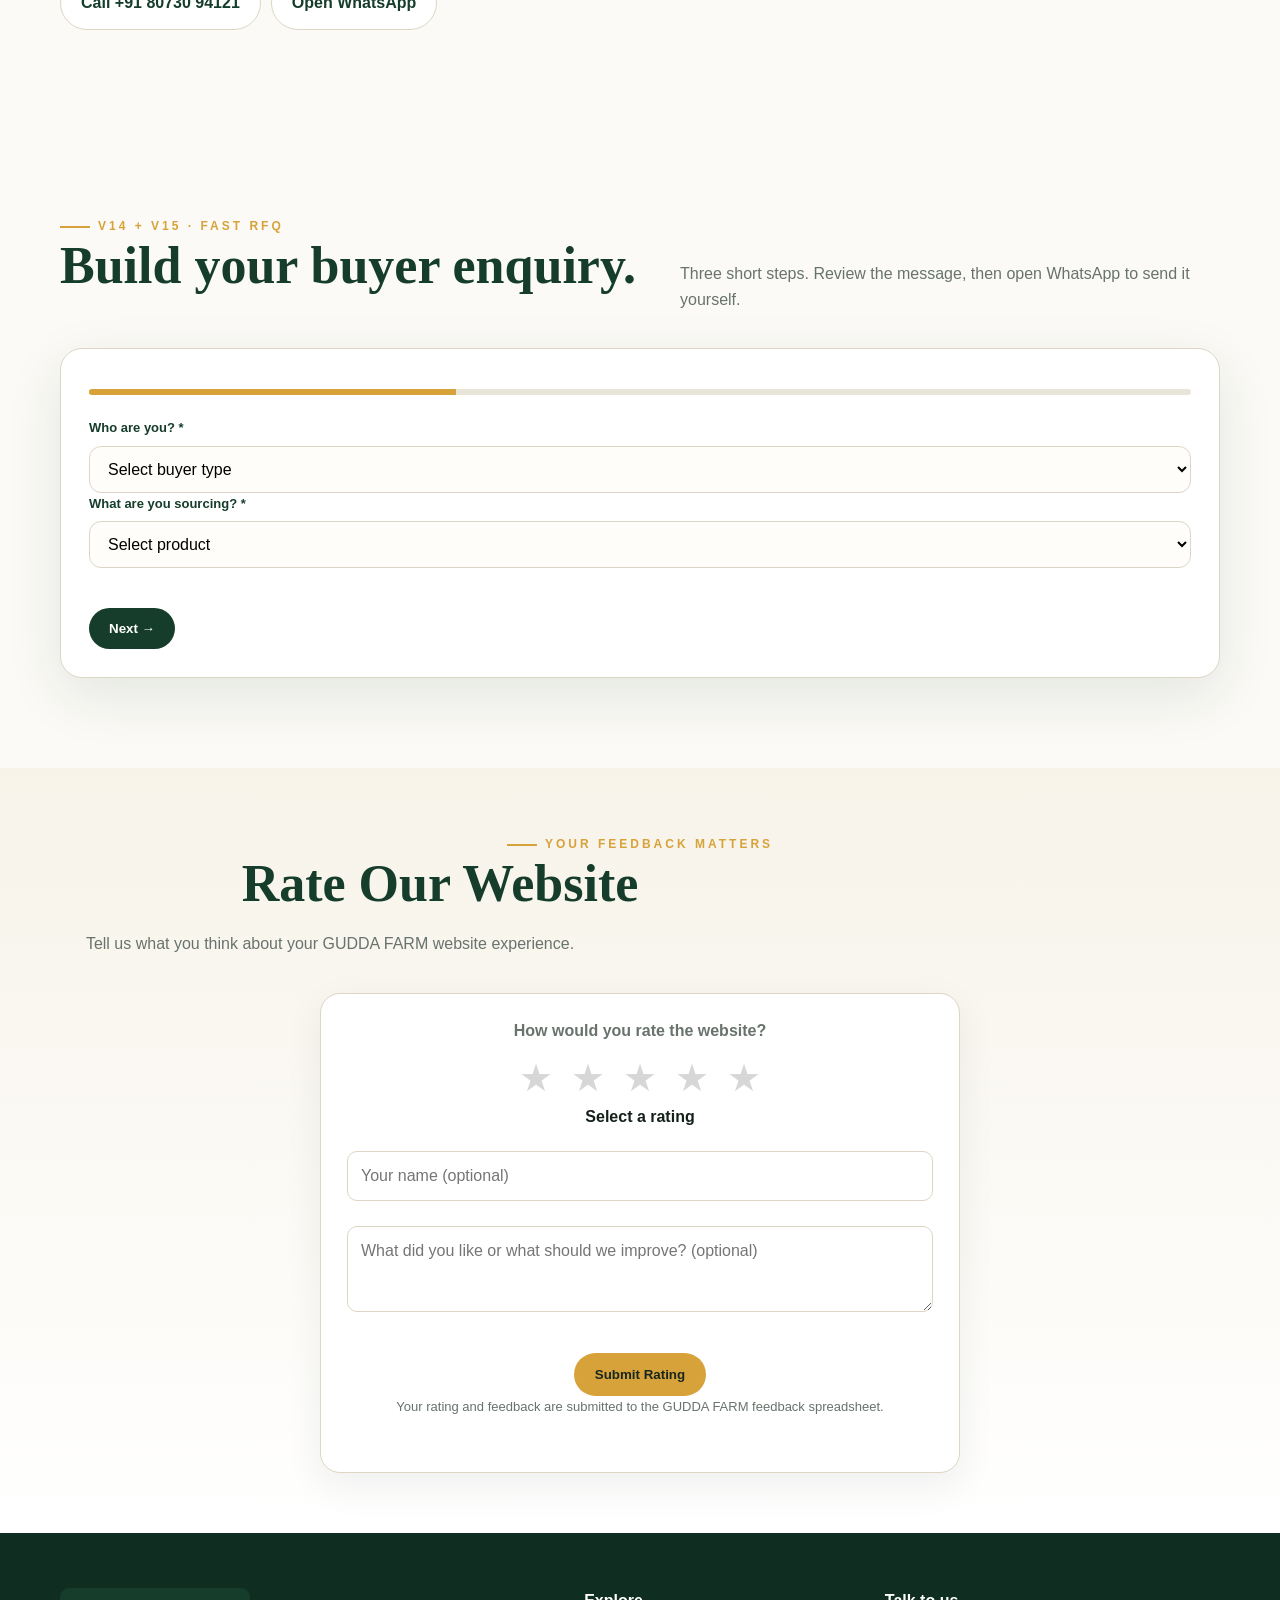
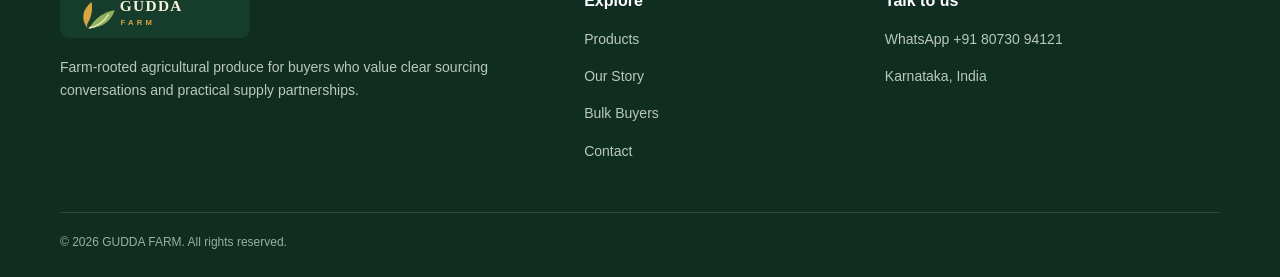
<file: buyers.html>
<!doctype html><html lang="en"><head><meta charset="utf-8"><meta name="viewport" content="width=device-width,initial-scale=1">
<title>Bulk Buyer Enquiry | GUDDA FARM</title><meta name="description" content="Start a B2B agricultural produce enquiry with GUDDA FARM. Share product, quantity, destination and requirements via WhatsApp."><meta property="og:title" content="Bulk Buyer Enquiry | GUDDA FARM"><meta property="og:description" content="GUDDA FARM · Since 2003 · Karnataka agricultural produce sourcing for serious buyers."><meta property="og:type" content="website"><meta property="og:image" content="assets/turmeric.jpg"><meta name="robots" content="index,follow"><meta name="theme-color" content="#0c3021">
<link rel="canonical" href="https://gudda-farm-margo781.vercel.app/buyers.html"><link rel="icon" href="assets/logo.svg"><link rel="stylesheet" href="styles.css"><link rel="manifest" href="site.webmanifest"></head><body><div class="topbar"><div class="container"><span>GUDDA FARM · Since 2003 · Karnataka, India</span><a href="https://wa.me/918073094121" target="_blank" rel="noopener">WhatsApp: +91 80730 94121</a></div></div><header class="nav"><div class="container navin"><a href="index.html"><img class="logo" src="assets/logo.svg" alt="GUDDA FARM"></a><button class="menu" aria-label="Open menu">☰</button><nav class="links"><a href="index.html">Home</a><a href="products.html">Products</a><a href="about.html">About</a><a href="buyers.html">Bulk Buyers</a><a href="resources.html">Buyer Resources</a><a href="marketing.html">Share</a><a href="contact.html">Contact</a><a class="cta" href="buyers.html">Start Enquiry</a></nav></div></header>
<section class="pagehero"><div class="container"><span class="eyebrow">GUDDA FARM · B2B enquiry</span><h1>Start your sourcing conversation.</h1><span class="source-chip" data-attribution hidden></span><p>Tell us the essentials. We’ll prepare a clear WhatsApp enquiry for you to review and send.</p></div></section>
<section class="section"><div class="container formwrap"><div><span class="eyebrow">RFQ / buyer enquiry</span><h2>Four details can get the conversation moving.</h2><p class="lead">The more specific your brief, the easier it is to discuss the requirement.</p>
<div class="mini-grid"><div class="mini-card"><strong>01 · Buyer</strong><span>Who are you buying for?</span></div><div class="mini-card"><strong>02 · Product</strong><span>What are you sourcing?</span></div><div class="mini-card"><strong>03 · Quantity</strong><span>What volume do you need?</span></div></div>
<div class="specbox"><strong>Helpful, but optional:</strong><ul><li>Destination</li><li>Quality / packing expectations</li><li>Intended use</li><li>Preferred timing</li></ul></div>
<p class="legal-note">This website does not store the form submission. It prepares a WhatsApp message to +91 80730 94121.</p></div>
<form class="form" data-whatsapp id="buyerForm">
<div class="form-progress" aria-hidden="true"><span class="active"></span><span class="active"></span><span class="active"></span><span class="active"></span></div>
<label for="name">Name *</label><input id="name" required name="name" placeholder="Your name">
<label for="company">Company</label><input id="company" name="company" placeholder="Company name">
<label for="buyer">Buyer type</label><select id="buyer" name="buyer"><option value="">Select</option><option>Trader</option><option>Processor</option><option>Distributor</option><option>Retail / Brand</option><option>Other</option></select>
<label for="product">Product *</label><select required id="product" name="product"><option value="">Select product</option><option>Fresh Turmeric</option><option>Raw Turmeric</option><option>Other agricultural produce</option></select>
<label for="quantity">Quantity</label><input id="quantity" name="quantity" placeholder="e.g. 1 ton / 10 tons">
<label for="destination">Destination</label><input id="destination" name="destination" placeholder="City / State / Country">
<label for="requirements">Requirements</label><textarea id="requirements" name="requirements" placeholder="Quality, packing, timing, intended use or anything else"></textarea>
<button class="btn dark" type="submit">Prepare WhatsApp enquiry</button>
<div class="success-panel" id="successPanel">Your enquiry is ready. WhatsApp will open so you can review the message before sending.</div>
<p class="notice">No automatic submission happens here — you stay in control of the final WhatsApp message.</p>
</form><div class="callbar"><a class="btn call" href="tel:+918073094121">Call +91 80730 94121</a><a class="btn call" href="https://wa.me/918073094121" target="_blank" rel="noopener">Open WhatsApp</a></div></div></section>
<a class="whatsapp-float" href="https://wa.me/918073094121" target="_blank" rel="noopener" aria-label="Chat with GUDDA FARM on WhatsApp">WhatsApp ↗</a><section class="section"><div class="container"><div class="section-head"><div><span class="eyebrow">V14 + V15 · Fast RFQ</span><h2>Build your buyer enquiry.</h2></div><p>Three short steps. Review the message, then open WhatsApp to send it yourself.</p></div><div class="tool-card"><div class="progress" aria-label="Enquiry progress"><i id="rfqProgress"></i></div><form class="quick-form" id="fastRfq" data-whatsapp><div class="wizard-step active" data-step="1" style="grid-column:1/-1"><label>Who are you? *</label><select name="buyer" required><option value="">Select buyer type</option><option>Trader</option><option>Processor</option><option>Distributor</option><option>Retail / Brand</option></select><label>What are you sourcing? *</label><select name="product" required><option value="">Select product</option><option>Fresh Turmeric</option><option>Raw Turmeric</option></select></div><div class="wizard-step" data-step="2" style="grid-column:1/-1"><label>Your name *</label><input name="name" required placeholder="Full name"><label>Company</label><input name="company" placeholder="Company / business name"><label>Quantity</label><input name="quantity" placeholder="Approximate quantity + unit"></div><div class="wizard-step" data-step="3" style="grid-column:1/-1"><label>Destination *</label><input name="destination" required placeholder="City / state / country"><label>Requirements</label><textarea name="requirements" placeholder="Packing, timing, grade, processing need, or anything else you want to discuss"></textarea><div class="lead-box"><strong>Buyer message ready</strong><div class="lead-score"><span>Completeness</span><div class="dots" id="scoreDots"><i class="on"></i><i></i><i></i><i></i><i></i></div><small id="scoreText">Add destination and details for a stronger enquiry.</small></div></div><div id="fastSuccess" class="success-panel">Your enquiry is prepared. WhatsApp will open in a new tab so you can review and send it.</div></div><div class="wizard-nav full"><button class="btn" id="rfqBack" type="button" style="border:1px solid var(--line);display:none">← Back</button><button class="btn dark" id="rfqNext" type="button">Next →</button><button class="btn primary" id="rfqSend" type="submit" style="display:none">Open WhatsApp →</button></div></form></div></div></section>


<section class="rating-section" id="ratings">
  <div class="container">
    <div class="section-head" style="display:block;text-align:center">
      <span class="eyebrow">Your feedback matters</span>
      <h2>Rate Our Website</h2>
      <p>Tell us what you think about your GUDDA FARM website experience.</p>
    </div>
    <div class="rating-box">
      <p><strong>How would you rate the website?</strong></p>
      <form id="guddaRatingForm">
        <div class="rating-stars" role="radiogroup" aria-label="Website rating from 1 to 5 stars">
          <button class="rating-star" type="button" data-rating="1" aria-label="1 star">★</button>
          <button class="rating-star" type="button" data-rating="2" aria-label="2 stars">★</button>
          <button class="rating-star" type="button" data-rating="3" aria-label="3 stars">★</button>
          <button class="rating-star" type="button" data-rating="4" aria-label="4 stars">★</button>
          <button class="rating-star" type="button" data-rating="5" aria-label="5 stars">★</button>
        </div>
        <div class="rating-label" id="ratingLabel">Select a rating</div>
        <input class="rating-input" name="name" type="text" maxlength="60" placeholder="Your name (optional)">
        <textarea class="rating-textarea" name="feedback" maxlength="500" placeholder="What did you like or what should we improve? (optional)"></textarea>
        <button class="btn primary" type="submit" style="margin-top:16px">Submit Rating</button>
        <p class="rating-note">Your rating and feedback are submitted to the GUDDA FARM feedback spreadsheet.</p>
        <div class="rating-status" id="ratingStatus" aria-live="polite"></div>
      </form>
    </div>
  </div>
</section>
<iframe name="ratingSubmitFrame" id="ratingSubmitFrame" title="Rating submission" style="display:none"></iframe>

<footer><div class="container"><div class="foot"><div><img src="assets/logo.svg" alt="GUDDA FARM logo"><p>Farm-rooted agricultural produce for buyers who value clear sourcing conversations and practical supply partnerships.</p></div><div><h4>Explore</h4><p><a href="products.html">Products</a></p><p><a href="about.html">Our Story</a></p><p><a href="buyers.html">Bulk Buyers</a></p><p><a href="contact.html">Contact</a></p></div><div><h4>Talk to us</h4><p><a href="https://wa.me/918073094121" target="_blank" rel="noopener">WhatsApp +91 80730 94121</a></p><p>Karnataka, India</p></div></div><div class="copy">© 2026 GUDDA FARM. All rights reserved.</div></div></footer><script src="script.js"></script></body></html>
</file>
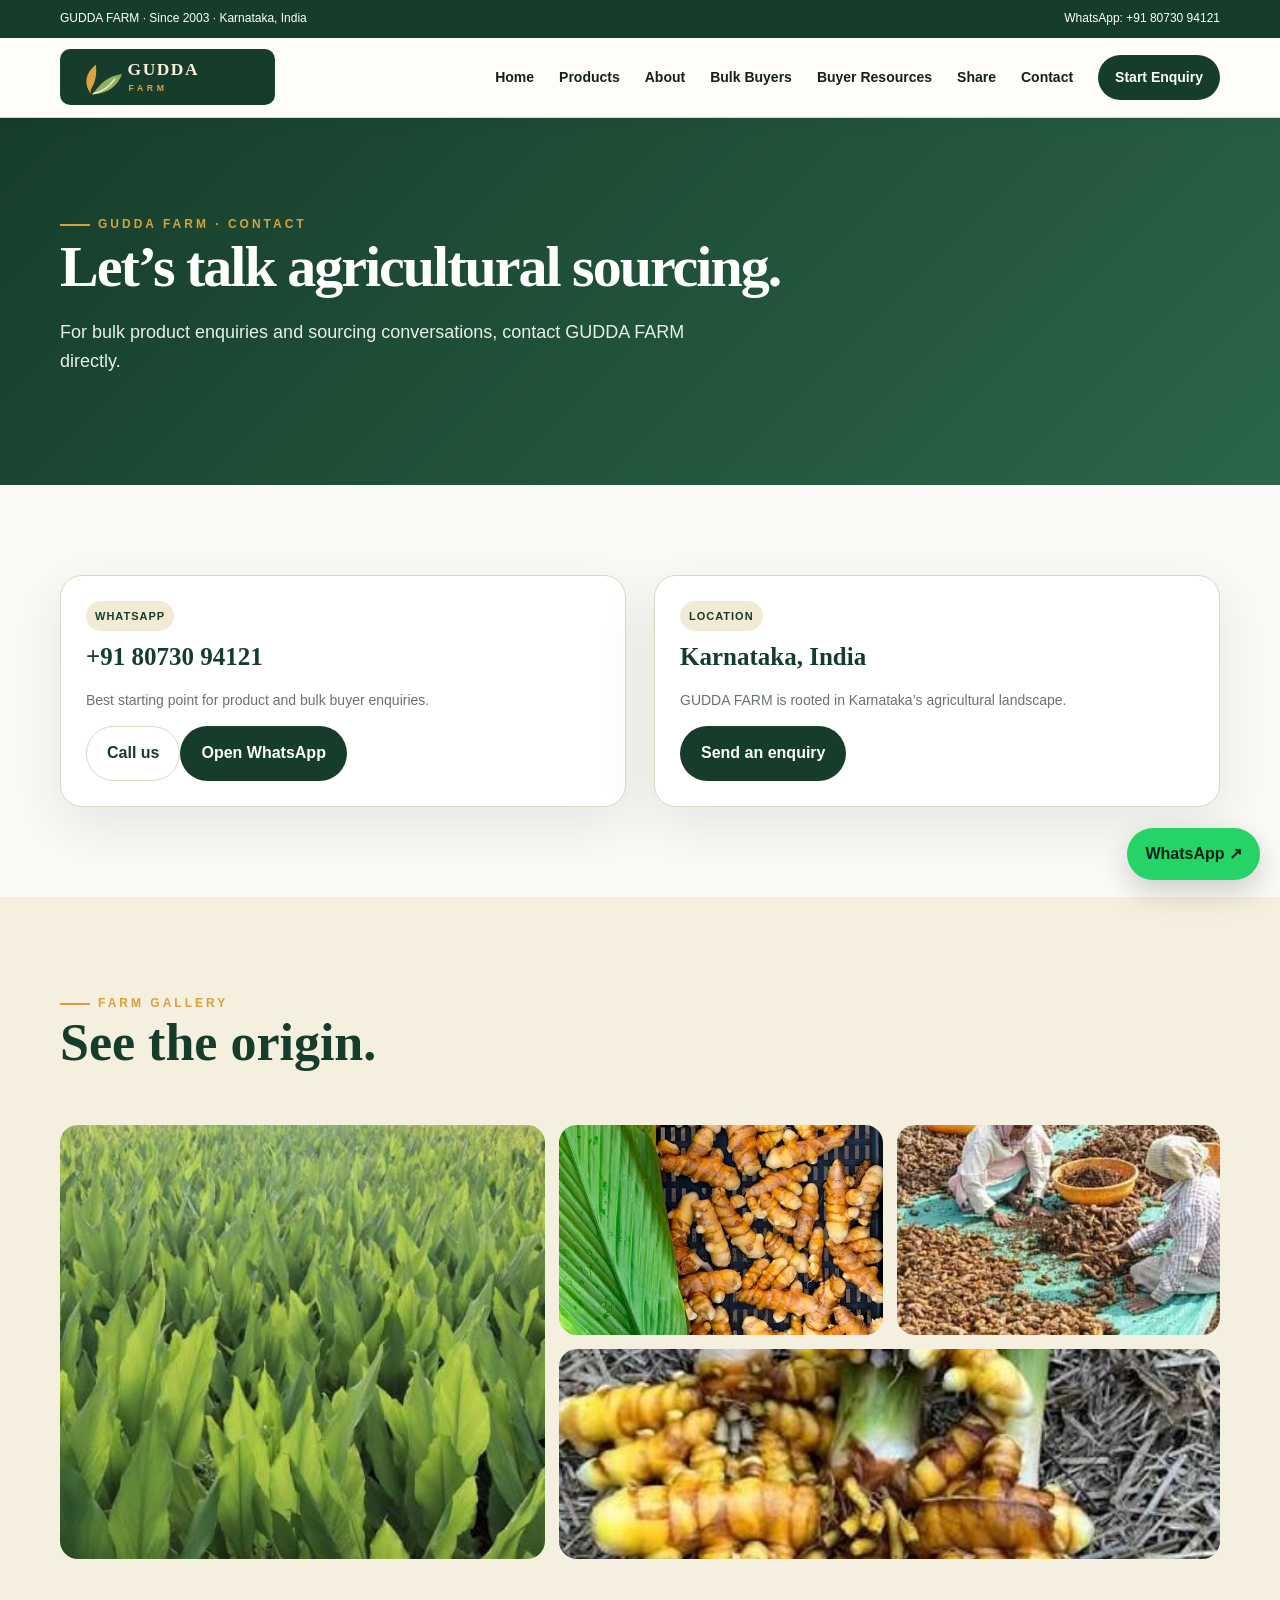
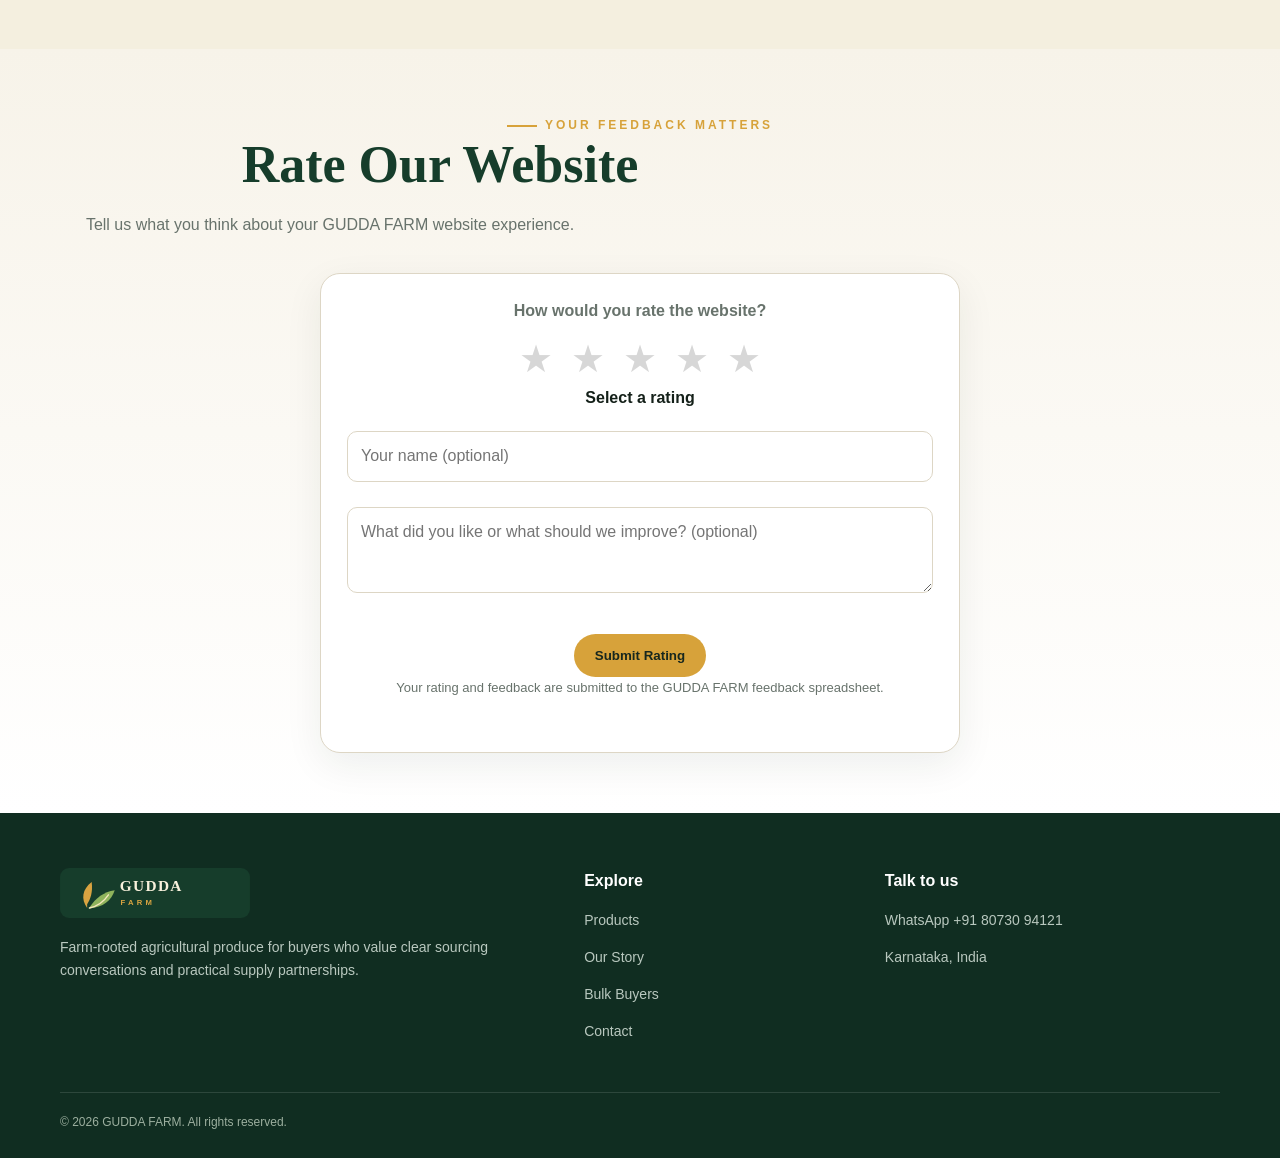
<file: contact.html>
<!doctype html><html lang="en"><head><meta charset="utf-8"><meta name="viewport" content="width=device-width,initial-scale=1">
<title>Contact GUDDA FARM | Karnataka</title><meta name="description" content="Contact GUDDA FARM in Karnataka for turmeric and agricultural produce sourcing enquiries."><meta property="og:title" content="Contact GUDDA FARM | Karnataka"><meta property="og:description" content="GUDDA FARM · Since 2003 · Karnataka agricultural produce sourcing for serious buyers."><meta property="og:type" content="website"><meta property="og:image" content="assets/turmeric.jpg"><meta name="robots" content="index,follow"><meta name="theme-color" content="#0c3021">
<link rel="canonical" href="https://gudda-farm-margo781.vercel.app/contact.html"><link rel="icon" href="assets/logo.svg"><link rel="stylesheet" href="styles.css"><link rel="manifest" href="site.webmanifest"></head><body><div class="topbar"><div class="container"><span>GUDDA FARM · Since 2003 · Karnataka, India</span><a href="https://wa.me/918073094121" target="_blank" rel="noopener">WhatsApp: +91 80730 94121</a></div></div><header class="nav"><div class="container navin"><a href="index.html"><img class="logo" src="assets/logo.svg" alt="GUDDA FARM"></a><button class="menu" aria-label="Open menu">☰</button><nav class="links"><a href="index.html">Home</a><a href="products.html">Products</a><a href="about.html">About</a><a href="buyers.html">Bulk Buyers</a><a href="resources.html">Buyer Resources</a><a href="marketing.html">Share</a><a href="contact.html">Contact</a><a class="cta" href="buyers.html">Start Enquiry</a></nav></div></header>
<section class="pagehero"><div class="container"><span class="eyebrow">GUDDA FARM · Contact</span><h1>Let’s talk agricultural sourcing.</h1><p>For bulk product enquiries and sourcing conversations, contact GUDDA FARM directly.</p></div></section>
<section class="section"><div class="container grid2"><div class="card"><div class="cardbody"><span class="tag">WhatsApp</span><h3>+91 80730 94121</h3><p>Best starting point for product and bulk buyer enquiries.</p><a class="btn call" href="tel:+918073094121">Call us</a><a class="btn dark" href="https://wa.me/918073094121" target="_blank" rel="noopener">Open WhatsApp</a></div></div><div class="card"><div class="cardbody"><span class="tag">Location</span><h3>Karnataka, India</h3><p>GUDDA FARM is rooted in Karnataka’s agricultural landscape.</p><a class="btn dark" href="buyers.html">Send an enquiry</a></div></div></div></section>
<section class="section alt"><div class="container"><div class="section-head"><div><span class="eyebrow">Farm gallery</span><h2>See the origin.</h2></div></div><div class="gallery"><img class="tall" src="assets/field-2.jpg" alt="Agricultural field"><img src="assets/turmeric.jpg" alt="Turmeric"><img src="assets/sorting.jpg" alt="Produce sorting"><img class="wide" src="assets/harvest.jpg" alt="Harvest"></div></div></section>
<a class="whatsapp-float" href="https://wa.me/918073094121" target="_blank" rel="noopener" aria-label="Chat with GUDDA FARM on WhatsApp">WhatsApp ↗</a>
<section class="rating-section" id="ratings">
  <div class="container">
    <div class="section-head" style="display:block;text-align:center">
      <span class="eyebrow">Your feedback matters</span>
      <h2>Rate Our Website</h2>
      <p>Tell us what you think about your GUDDA FARM website experience.</p>
    </div>
    <div class="rating-box">
      <p><strong>How would you rate the website?</strong></p>
      <form id="guddaRatingForm">
        <div class="rating-stars" role="radiogroup" aria-label="Website rating from 1 to 5 stars">
          <button class="rating-star" type="button" data-rating="1" aria-label="1 star">★</button>
          <button class="rating-star" type="button" data-rating="2" aria-label="2 stars">★</button>
          <button class="rating-star" type="button" data-rating="3" aria-label="3 stars">★</button>
          <button class="rating-star" type="button" data-rating="4" aria-label="4 stars">★</button>
          <button class="rating-star" type="button" data-rating="5" aria-label="5 stars">★</button>
        </div>
        <div class="rating-label" id="ratingLabel">Select a rating</div>
        <input class="rating-input" name="name" type="text" maxlength="60" placeholder="Your name (optional)">
        <textarea class="rating-textarea" name="feedback" maxlength="500" placeholder="What did you like or what should we improve? (optional)"></textarea>
        <button class="btn primary" type="submit" style="margin-top:16px">Submit Rating</button>
        <p class="rating-note">Your rating and feedback are submitted to the GUDDA FARM feedback spreadsheet.</p>
        <div class="rating-status" id="ratingStatus" aria-live="polite"></div>
      </form>
    </div>
  </div>
</section>
<iframe name="ratingSubmitFrame" id="ratingSubmitFrame" title="Rating submission" style="display:none"></iframe>

<footer><div class="container"><div class="foot"><div><img src="assets/logo.svg" alt="GUDDA FARM logo"><p>Farm-rooted agricultural produce for buyers who value clear sourcing conversations and practical supply partnerships.</p></div><div><h4>Explore</h4><p><a href="products.html">Products</a></p><p><a href="about.html">Our Story</a></p><p><a href="buyers.html">Bulk Buyers</a></p><p><a href="contact.html">Contact</a></p></div><div><h4>Talk to us</h4><p><a href="https://wa.me/918073094121" target="_blank" rel="noopener">WhatsApp +91 80730 94121</a></p><p>Karnataka, India</p></div></div><div class="copy">© 2026 GUDDA FARM. All rights reserved.</div></div></footer><script src="script.js"></script></body></html>
</file>
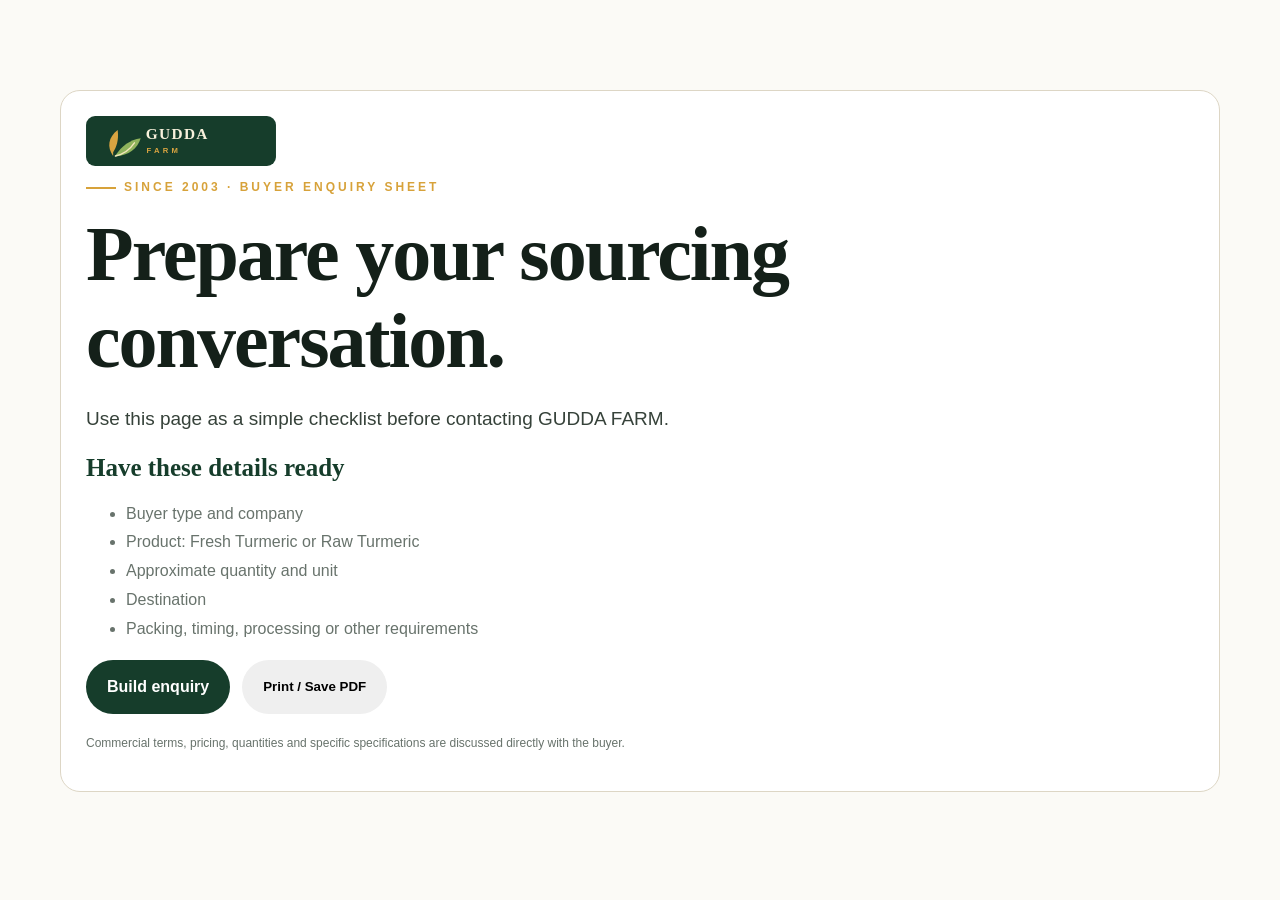
<file: enquiry-print.html>
<!doctype html><html lang="en"><head><meta charset="utf-8"><meta name="viewport" content="width=device-width,initial-scale=1"><title>GUDDA FARM | Buyer Enquiry Sheet</title><link rel="icon" href="assets/logo.svg"><link rel="stylesheet" href="styles.css"></head><body><main class="section"><div class="container"><div class="print-card"><img src="assets/logo.svg" alt="GUDDA FARM" style="width:190px"><p class="eyebrow">Since 2003 · Buyer enquiry sheet</p><h1>Prepare your sourcing conversation.</h1><p class="lead">Use this page as a simple checklist before contacting GUDDA FARM.</p><h3>Have these details ready</h3><ul><li>Buyer type and company</li><li>Product: Fresh Turmeric or Raw Turmeric</li><li>Approximate quantity and unit</li><li>Destination</li><li>Packing, timing, processing or other requirements</li></ul><div class="buttons"><a class="btn dark" href="buyers.html">Build enquiry</a><button class="btn" onclick="window.print()">Print / Save PDF</button></div><p class="notice" style="margin-top:20px">Commercial terms, pricing, quantities and specific specifications are discussed directly with the buyer.</p></div></div></main></body></html>
</file>
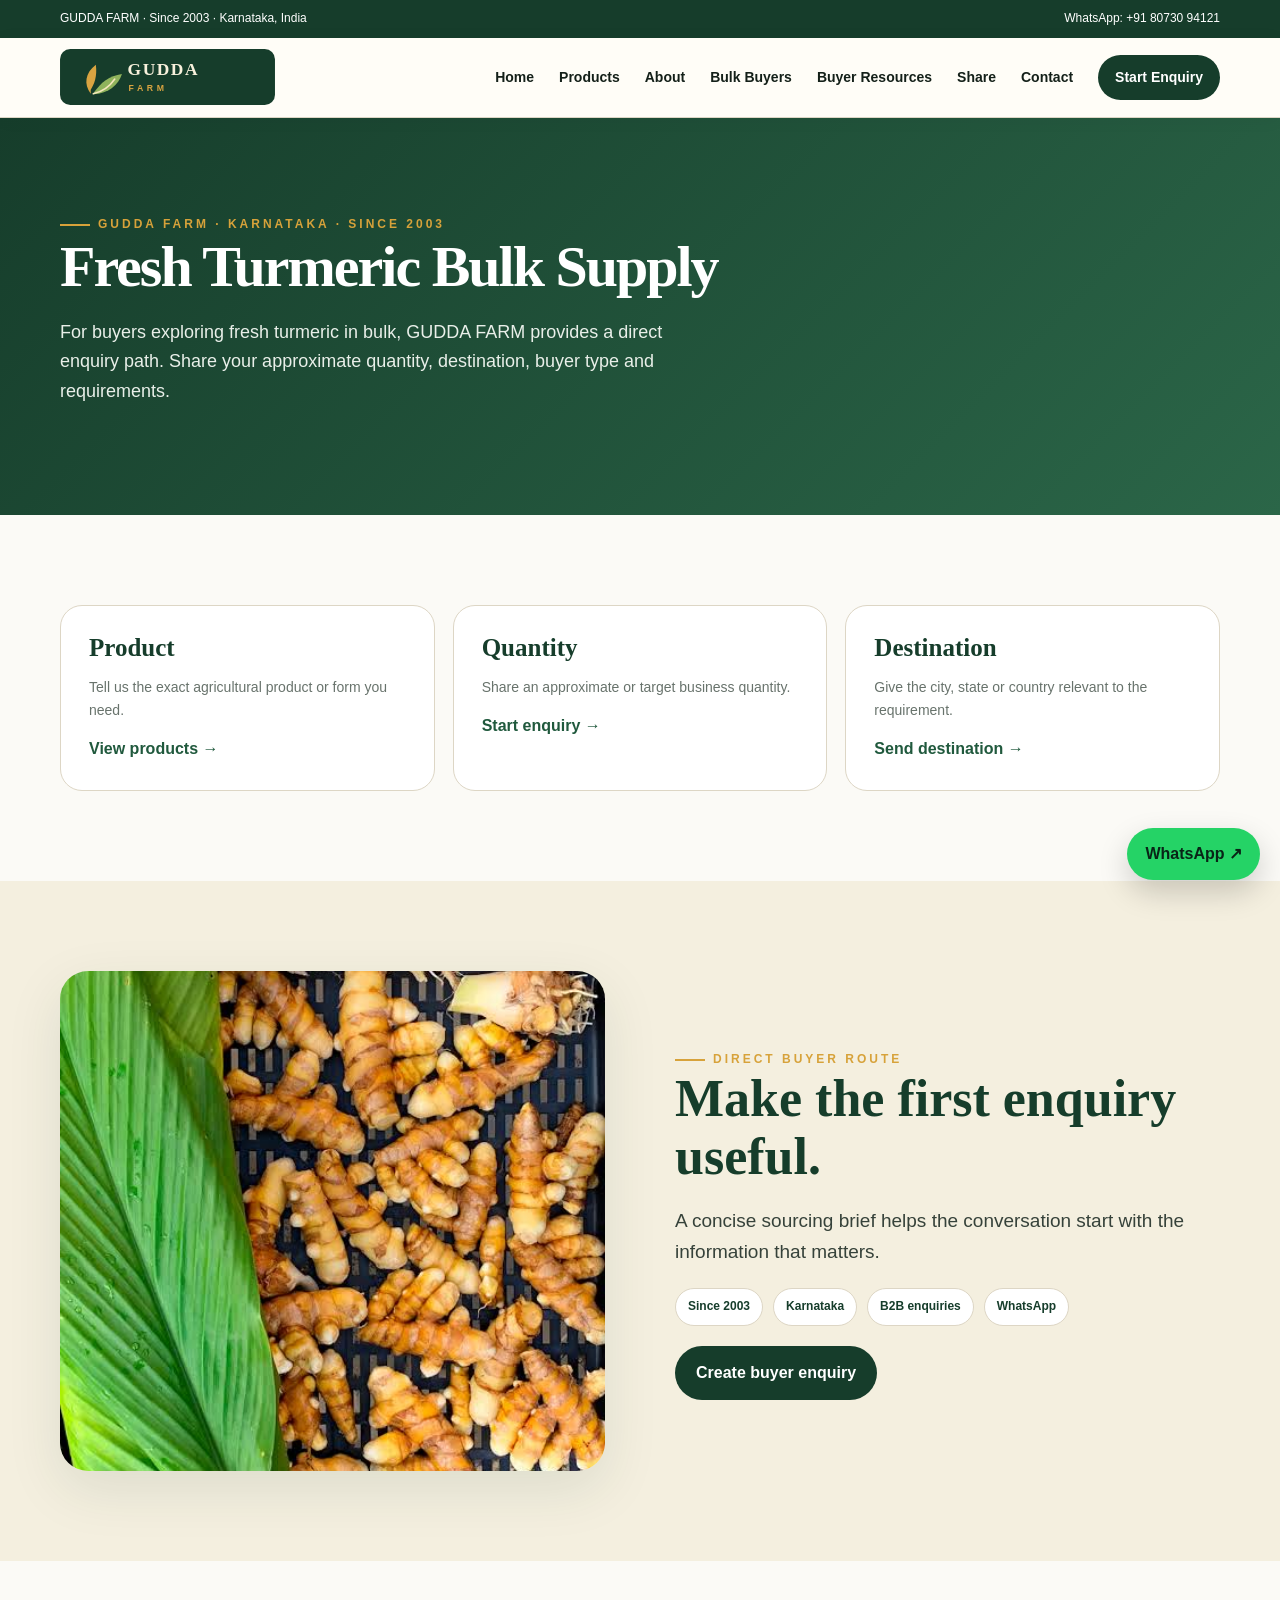
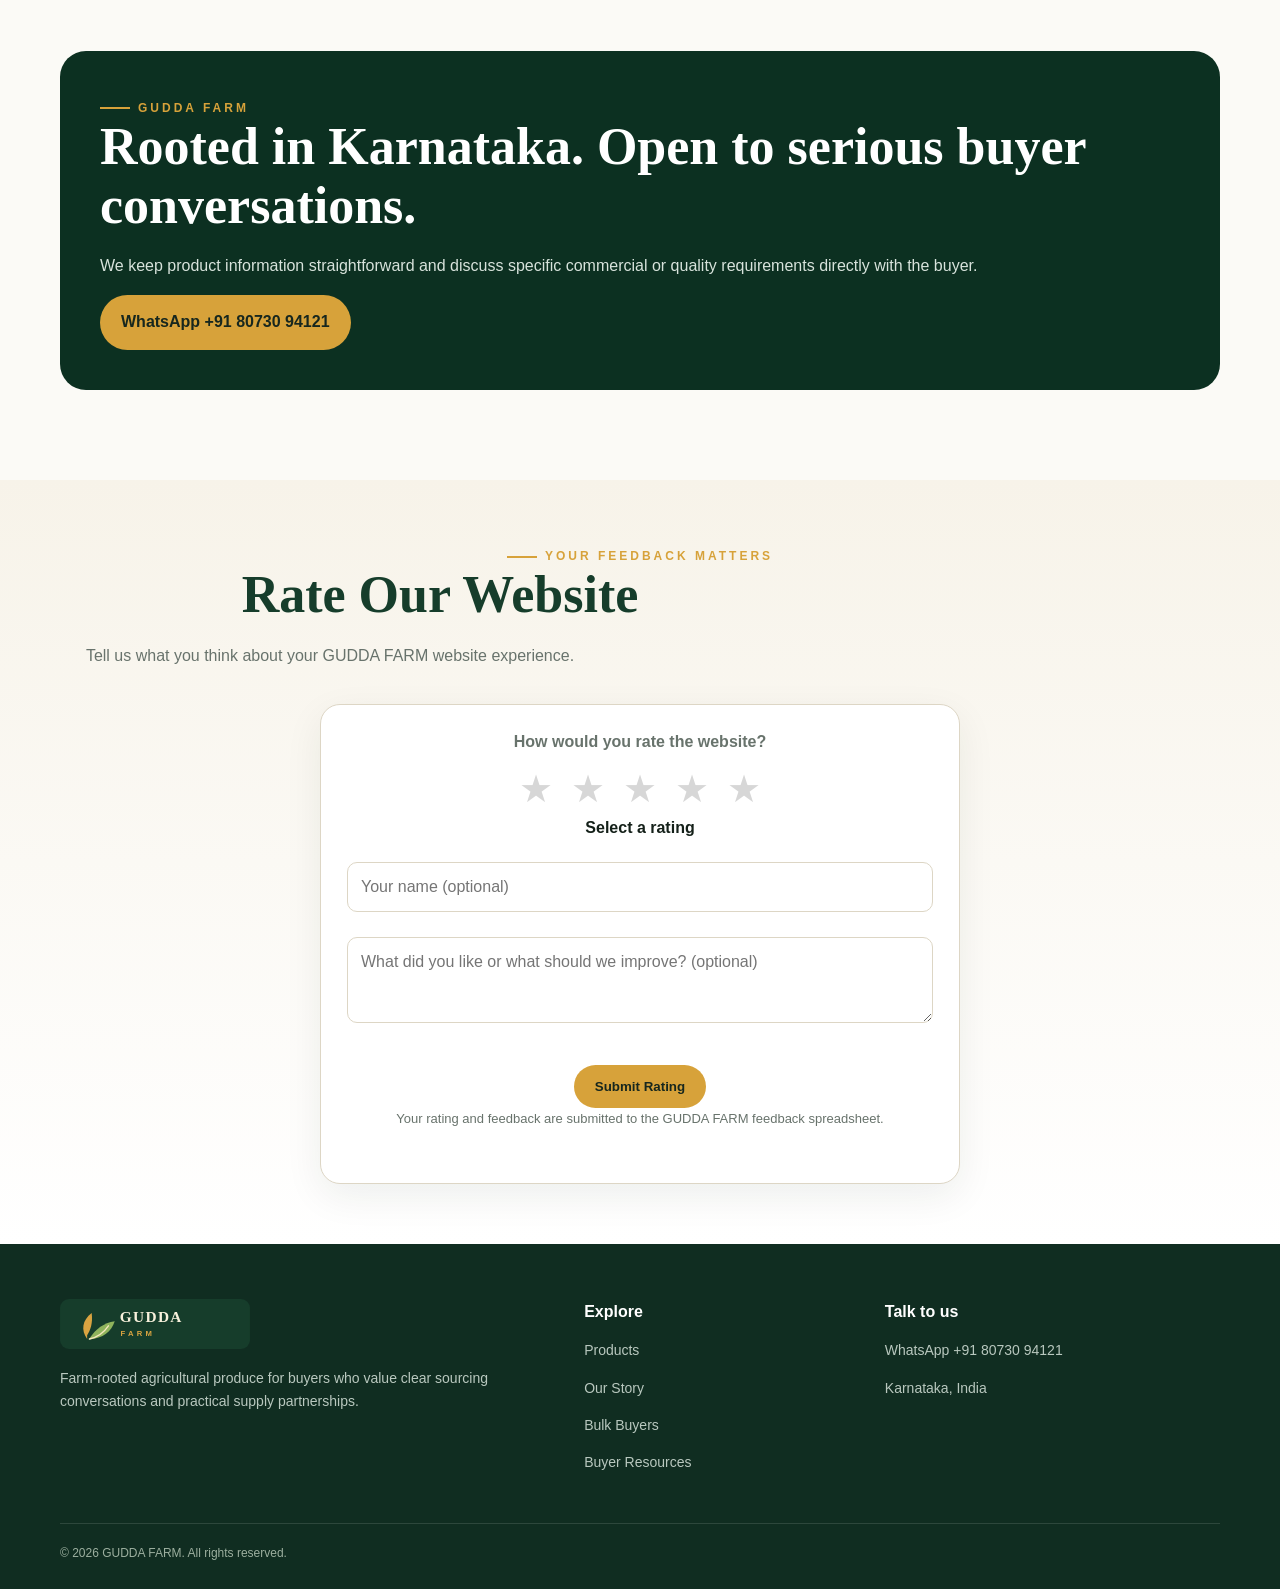
<file: fresh-turmeric-bulk-supply.html>
<!doctype html><html lang="en"><head><meta charset="utf-8"><meta name="viewport" content="width=device-width,initial-scale=1"><title>Fresh Turmeric Bulk Supply | GUDDA FARM</title><meta name="description" content="Fresh turmeric bulk enquiry and sourcing conversation with GUDDA FARM in Karnataka."><meta property="og:title" content="Fresh Turmeric Bulk Supply | GUDDA FARM"><meta property="og:description" content="GUDDA FARM · Since 2003 · Karnataka agricultural produce sourcing for serious buyers."><meta property="og:type" content="website"><meta property="og:image" content="assets/turmeric.jpg"><meta name="robots" content="index,follow"><meta name="theme-color" content="#0c3021"><link rel="canonical" href="https://gudda-farm-margo781.vercel.app/fresh-turmeric-bulk-supply.html"><link rel="icon" href="assets/logo.svg"><link rel="stylesheet" href="styles.css"><link rel="manifest" href="site.webmanifest"></head><body><div class="topbar"><div class="container"><span>GUDDA FARM · Since 2003 · Karnataka, India</span><a href="https://wa.me/918073094121" target="_blank" rel="noopener">WhatsApp: +91 80730 94121</a></div></div><header class="nav"><div class="container navin"><a href="index.html"><img class="logo" src="assets/logo.svg" alt="GUDDA FARM"></a><button class="menu" aria-label="Open menu">☰</button><nav class="links"><a href="index.html">Home</a><a href="products.html">Products</a><a href="about.html">About</a><a href="buyers.html">Bulk Buyers</a><a href="resources.html">Buyer Resources</a><a href="marketing.html">Share</a><a href="contact.html">Contact</a><a class="cta" href="buyers.html">Start Enquiry</a></nav></div></header><section class="pagehero"><div class="container"><span class="eyebrow">GUDDA FARM · Karnataka · Since 2003</span><h1>Fresh Turmeric Bulk Supply</h1><p>For buyers exploring fresh turmeric in bulk, GUDDA FARM provides a direct enquiry path. Share your approximate quantity, destination, buyer type and requirements.</p></div></section>
<section class="section"><div class="container"><div class="intent-grid"><div class="intent-card"><h3>Product</h3><p>Tell us the exact agricultural product or form you need.</p><a href="products.html">View products →</a></div><div class="intent-card"><h3>Quantity</h3><p>Share an approximate or target business quantity.</p><a href="buyers.html">Start enquiry →</a></div><div class="intent-card"><h3>Destination</h3><p>Give the city, state or country relevant to the requirement.</p><a href="buyers.html">Send destination →</a></div></div></div></section>
<section class="section alt"><div class="container split"><img src="assets/turmeric.jpg" alt="Turmeric produce"><div><span class="eyebrow">Direct buyer route</span><h2>Make the first enquiry useful.</h2><p class="lead">A concise sourcing brief helps the conversation start with the information that matters.</p><div class="badges"><span class="badge">Since 2003</span><span class="badge">Karnataka</span><span class="badge">B2B enquiries</span><span class="badge">WhatsApp</span></div><a class="btn dark" href="buyers.html">Create buyer enquiry</a></div></div></section>
<section class="section"><div class="container"><div class="location-band"><span class="eyebrow">GUDDA FARM</span><h2>Rooted in Karnataka. Open to serious buyer conversations.</h2><p>We keep product information straightforward and discuss specific commercial or quality requirements directly with the buyer.</p><a class="btn primary" href="https://wa.me/918073094121" target="_blank" rel="noopener">WhatsApp +91 80730 94121</a></div></div></section><a class="whatsapp-float" href="https://wa.me/918073094121" target="_blank" rel="noopener" aria-label="Chat with GUDDA FARM on WhatsApp">WhatsApp ↗</a>
<section class="rating-section" id="ratings">
  <div class="container">
    <div class="section-head" style="display:block;text-align:center">
      <span class="eyebrow">Your feedback matters</span>
      <h2>Rate Our Website</h2>
      <p>Tell us what you think about your GUDDA FARM website experience.</p>
    </div>
    <div class="rating-box">
      <p><strong>How would you rate the website?</strong></p>
      <form id="guddaRatingForm">
        <div class="rating-stars" role="radiogroup" aria-label="Website rating from 1 to 5 stars">
          <button class="rating-star" type="button" data-rating="1" aria-label="1 star">★</button>
          <button class="rating-star" type="button" data-rating="2" aria-label="2 stars">★</button>
          <button class="rating-star" type="button" data-rating="3" aria-label="3 stars">★</button>
          <button class="rating-star" type="button" data-rating="4" aria-label="4 stars">★</button>
          <button class="rating-star" type="button" data-rating="5" aria-label="5 stars">★</button>
        </div>
        <div class="rating-label" id="ratingLabel">Select a rating</div>
        <input class="rating-input" name="name" type="text" maxlength="60" placeholder="Your name (optional)">
        <textarea class="rating-textarea" name="feedback" maxlength="500" placeholder="What did you like or what should we improve? (optional)"></textarea>
        <button class="btn primary" type="submit" style="margin-top:16px">Submit Rating</button>
        <p class="rating-note">Your rating and feedback are submitted to the GUDDA FARM feedback spreadsheet.</p>
        <div class="rating-status" id="ratingStatus" aria-live="polite"></div>
      </form>
    </div>
  </div>
</section>
<iframe name="ratingSubmitFrame" id="ratingSubmitFrame" title="Rating submission" style="display:none"></iframe>

<footer><div class="container"><div class="foot"><div><img src="assets/logo.svg" alt="GUDDA FARM logo"><p>Farm-rooted agricultural produce for buyers who value clear sourcing conversations and practical supply partnerships.</p></div><div><h4>Explore</h4><p><a href="products.html">Products</a></p><p><a href="about.html">Our Story</a></p><p><a href="buyers.html">Bulk Buyers</a></p><p><a href="resources.html">Buyer Resources</a></p></div><div><h4>Talk to us</h4><p><a href="https://wa.me/918073094121" target="_blank" rel="noopener">WhatsApp +91 80730 94121</a></p><p>Karnataka, India</p></div></div><div class="copy">© 2026 GUDDA FARM. All rights reserved.</div></div></footer><script src="script.js"></script></body></html>
</file>
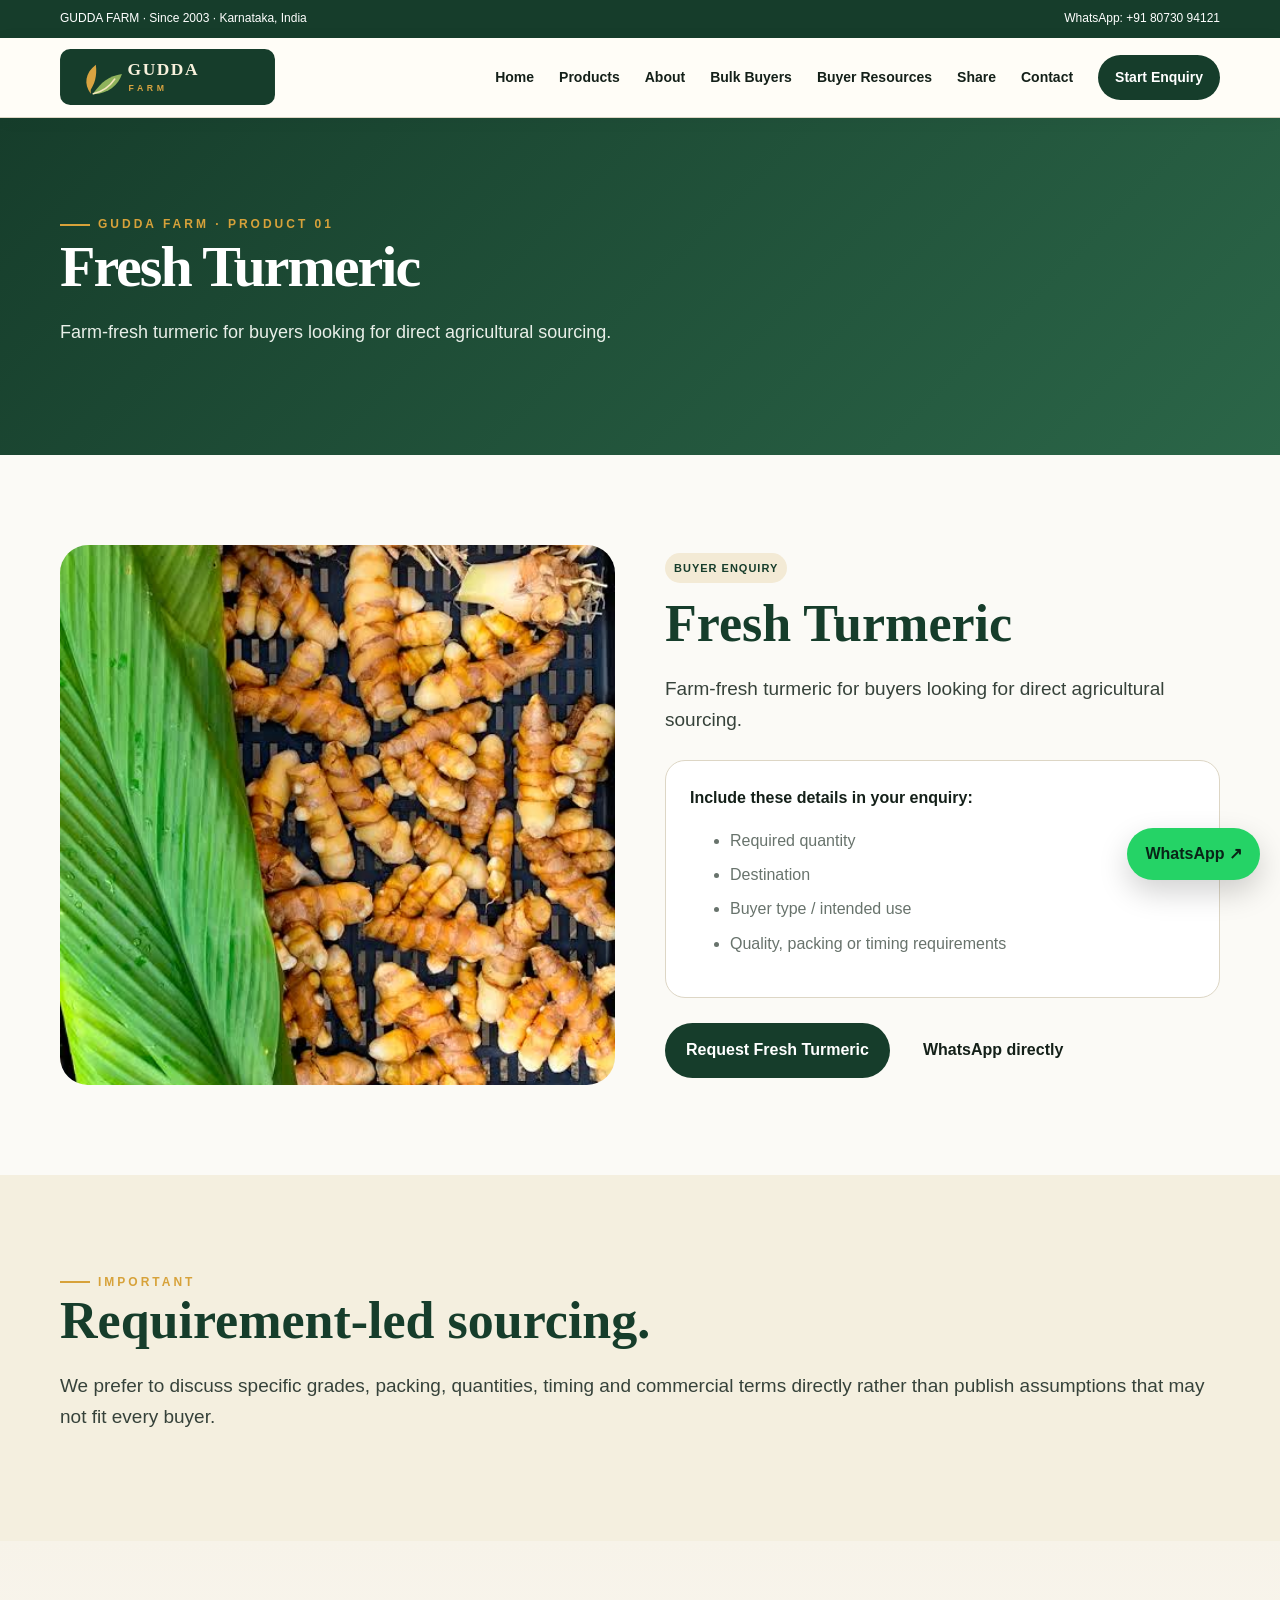
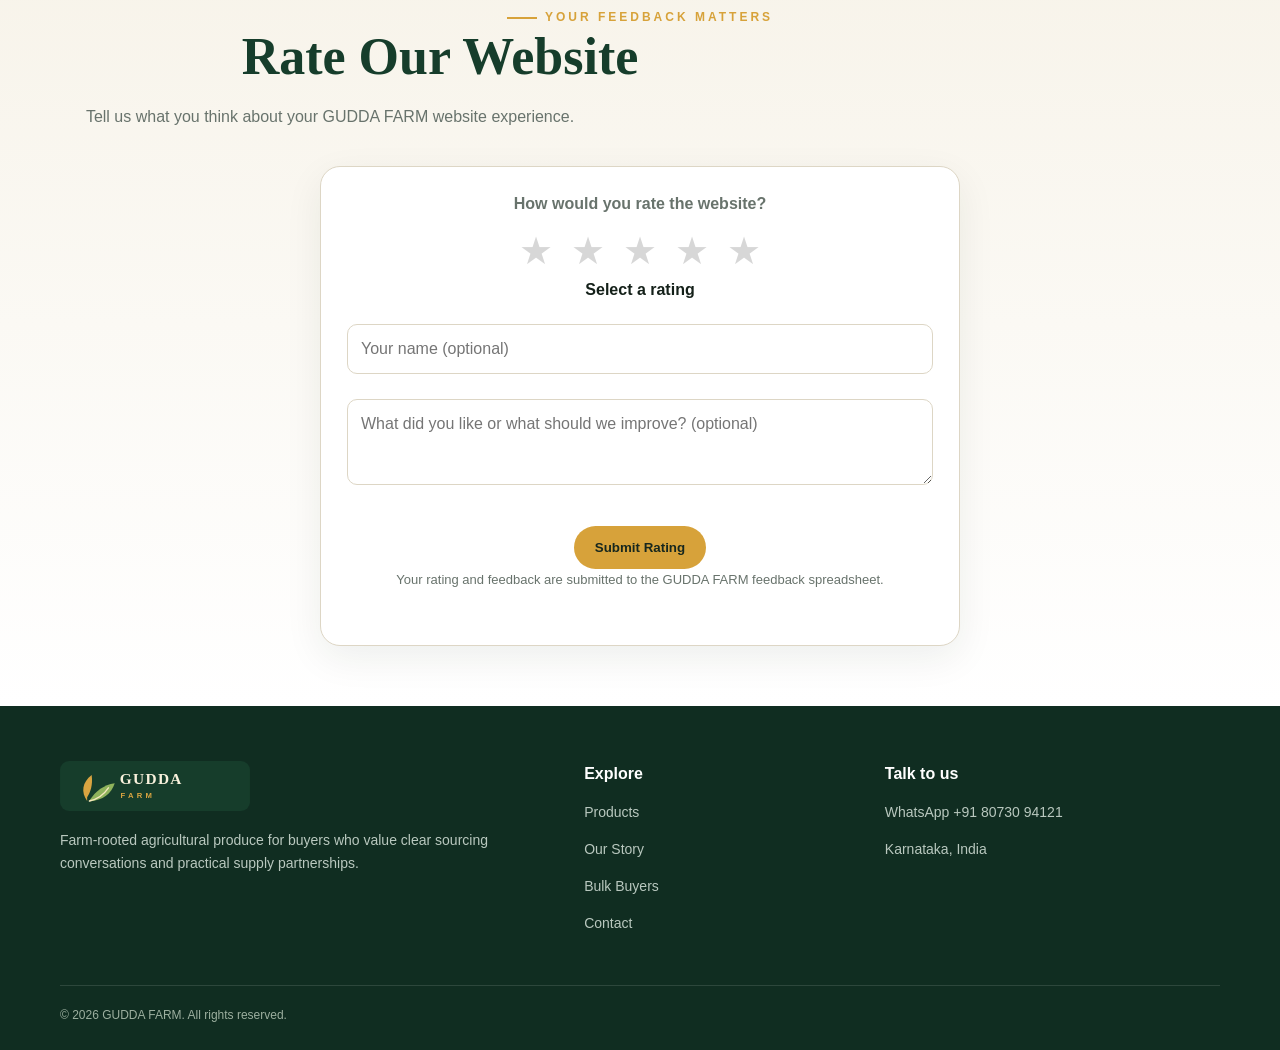
<file: fresh-turmeric.html>
<!doctype html><html lang="en"><head><meta charset="utf-8"><meta name="viewport" content="width=device-width,initial-scale=1">
<title>Fresh Turmeric Supplier in Karnataka | GUDDA FARM</title><meta name="description" <meta name="description" content="GUDDA FARM supplies fresh turmeric from Karnataka, India, for wholesale buyers, traders and processors. Contact us for bulk quantities and supply enquiries."><meta property="og:title" content="Fresh Turmeric | GUDDA FARM"><meta property="og:description" content="GUDDA FARM · Since 2003 · Karnataka agricultural produce sourcing for serious buyers."><meta property="og:type" content="website"><meta property="og:image" content="assets/turmeric.jpg"><meta name="robots" content="index,follow"><meta name="theme-color" content="#0c3021">
<link rel="canonical" href="https://gudda-farm-margo781.vercel.app/products.html"><link rel="icon" href="assets/logo.svg"><link rel="stylesheet" href="styles.css"><link rel="manifest" href="site.webmanifest"></head><body><div class="topbar"><div class="container"><span>GUDDA FARM · Since 2003 · Karnataka, India</span><a href="https://wa.me/918073094121" target="_blank" rel="noopener">WhatsApp: +91 80730 94121</a></div></div><header class="nav"><div class="container navin"><a href="index.html"><img class="logo" src="assets/logo.svg" alt="GUDDA FARM"></a><button class="menu" aria-label="Open menu">☰</button><nav class="links"><a href="index.html">Home</a><a href="products.html">Products</a><a href="about.html">About</a><a href="buyers.html">Bulk Buyers</a><a href="resources.html">Buyer Resources</a><a href="marketing.html">Share</a><a href="contact.html">Contact</a><a class="cta" href="buyers.html">Start Enquiry</a></nav></div></header>
<section class="pagehero"><div class="container"><span class="eyebrow">GUDDA FARM · Product 01</span><h1>Fresh Turmeric</h1><p>Farm-fresh turmeric for buyers looking for direct agricultural sourcing.</p></div></section>
<section class="section"><div class="container producthero"><img src="assets/turmeric.jpg" alt="Fresh Turmeric"><div><span class="tag">Buyer enquiry</span><h2>Fresh Turmeric</h2><p class="lead">Farm-fresh turmeric for buyers looking for direct agricultural sourcing.</p><div class="specbox"><strong>Include these details in your enquiry:</strong><ul><li>Required quantity</li><li>Destination</li><li>Buyer type / intended use</li><li>Quality, packing or timing requirements</li></ul></div><div class="buttons"><a class="btn dark" href="buyers.html?product=Fresh%20Turmeric">Request Fresh Turmeric</a><a class="btn" href="https://wa.me/918073094121?text=Hello%20GUDDA%20FARM%2C%20I%20am%20interested%20in%20Fresh%20Turmeric." target="_blank" rel="noopener">WhatsApp directly</a></div></div></div></section>
<section class="section alt"><div class="container"><span class="eyebrow">Important</span><h2>Requirement-led sourcing.</h2><p class="lead">We prefer to discuss specific grades, packing, quantities, timing and commercial terms directly rather than publish assumptions that may not fit every buyer.</p></div></section>
<a class="whatsapp-float" href="https://wa.me/918073094121" target="_blank" rel="noopener" aria-label="Chat with GUDDA FARM on WhatsApp">WhatsApp ↗</a>
<section class="rating-section" id="ratings">
  <div class="container">
    <div class="section-head" style="display:block;text-align:center">
      <span class="eyebrow">Your feedback matters</span>
      <h2>Rate Our Website</h2>
      <p>Tell us what you think about your GUDDA FARM website experience.</p>
    </div>
    <div class="rating-box">
      <p><strong>How would you rate the website?</strong></p>
      <form id="guddaRatingForm">
        <div class="rating-stars" role="radiogroup" aria-label="Website rating from 1 to 5 stars">
          <button class="rating-star" type="button" data-rating="1" aria-label="1 star">★</button>
          <button class="rating-star" type="button" data-rating="2" aria-label="2 stars">★</button>
          <button class="rating-star" type="button" data-rating="3" aria-label="3 stars">★</button>
          <button class="rating-star" type="button" data-rating="4" aria-label="4 stars">★</button>
          <button class="rating-star" type="button" data-rating="5" aria-label="5 stars">★</button>
        </div>
        <div class="rating-label" id="ratingLabel">Select a rating</div>
        <input class="rating-input" name="name" type="text" maxlength="60" placeholder="Your name (optional)">
        <textarea class="rating-textarea" name="feedback" maxlength="500" placeholder="What did you like or what should we improve? (optional)"></textarea>
        <button class="btn primary" type="submit" style="margin-top:16px">Submit Rating</button>
        <p class="rating-note">Your rating and feedback are submitted to the GUDDA FARM feedback spreadsheet.</p>
        <div class="rating-status" id="ratingStatus" aria-live="polite"></div>
      </form>
    </div>
  </div>
</section>
<iframe name="ratingSubmitFrame" id="ratingSubmitFrame" title="Rating submission" style="display:none"></iframe>

<footer><div class="container"><div class="foot"><div><img src="assets/logo.svg" alt="GUDDA FARM logo"><p>Farm-rooted agricultural produce for buyers who value clear sourcing conversations and practical supply partnerships.</p></div><div><h4>Explore</h4><p><a href="products.html">Products</a></p><p><a href="about.html">Our Story</a></p><p><a href="buyers.html">Bulk Buyers</a></p><p><a href="contact.html">Contact</a></p></div><div><h4>Talk to us</h4><p><a href="https://wa.me/918073094121" target="_blank" rel="noopener">WhatsApp +91 80730 94121</a></p><p>Karnataka, India</p></div></div><div class="copy">© 2026 GUDDA FARM. All rights reserved.</div></div></footer><script src="script.js"></script></body></html>
</file>
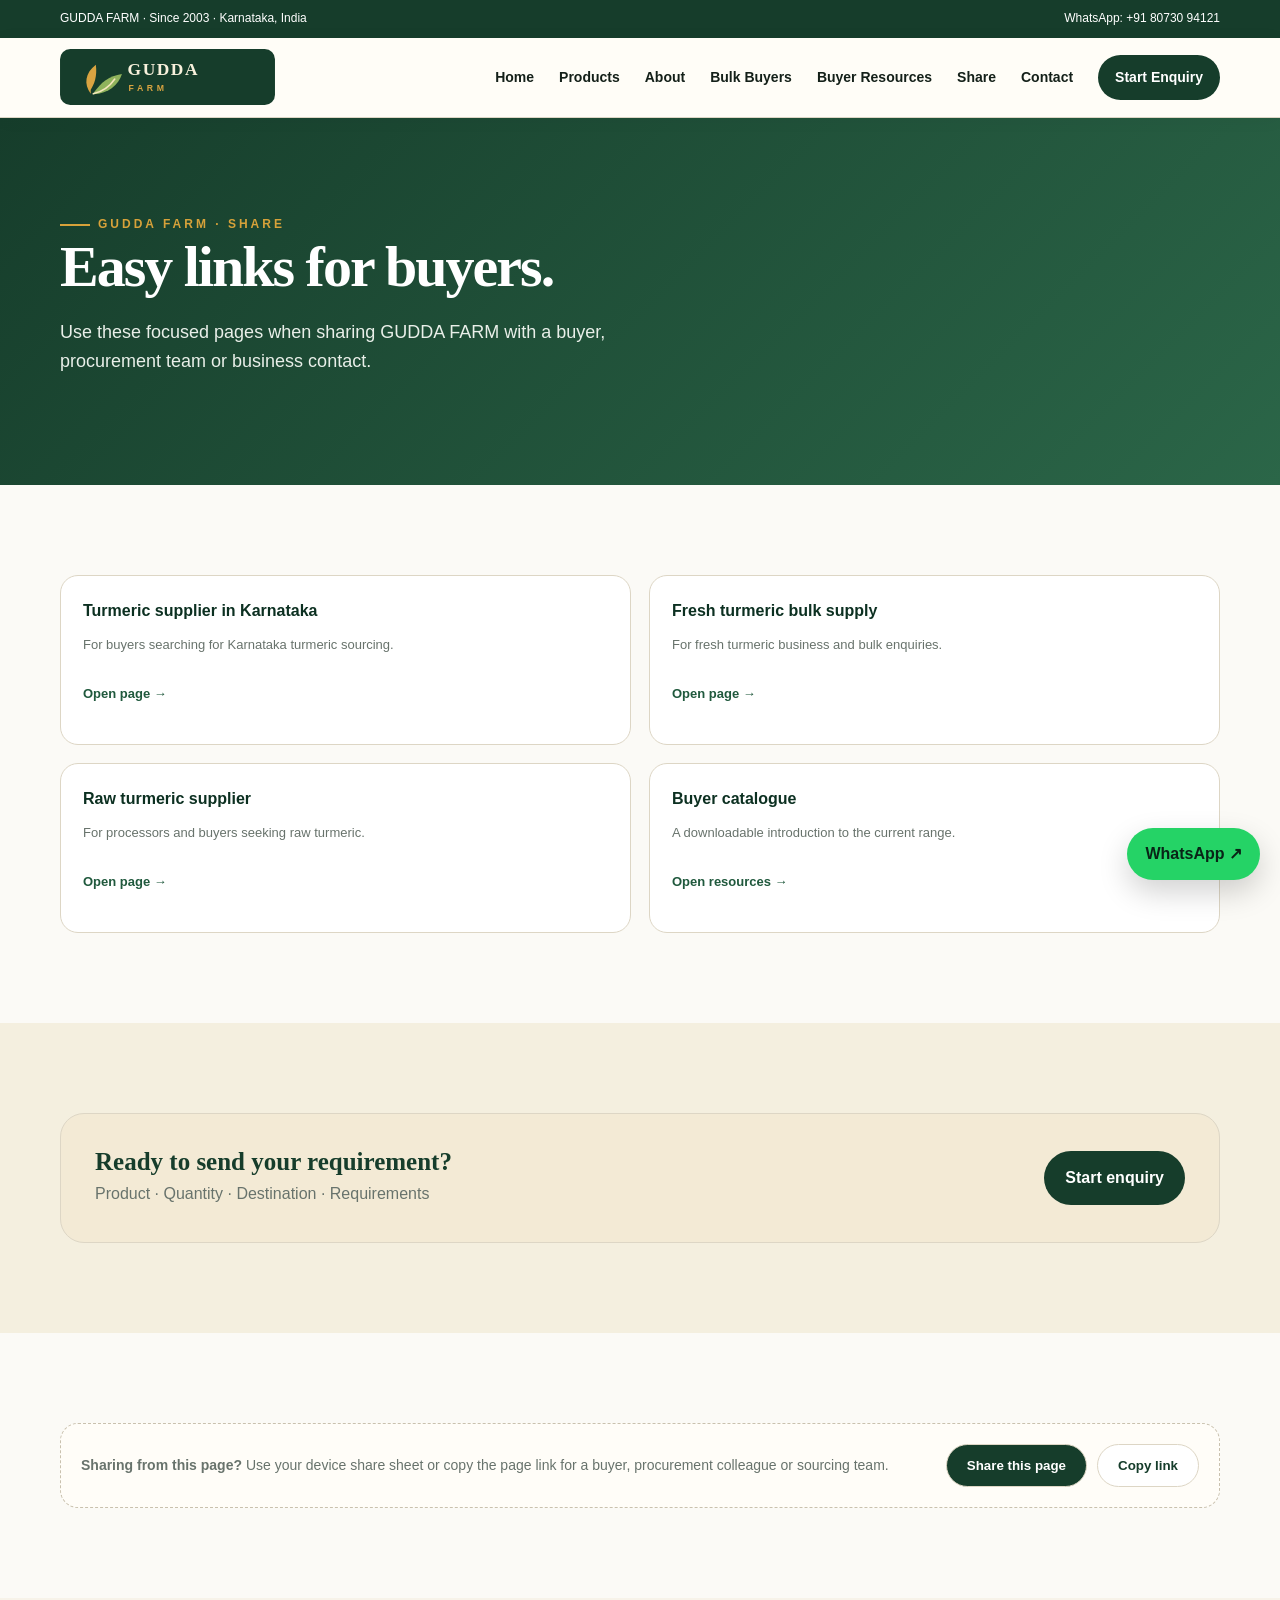
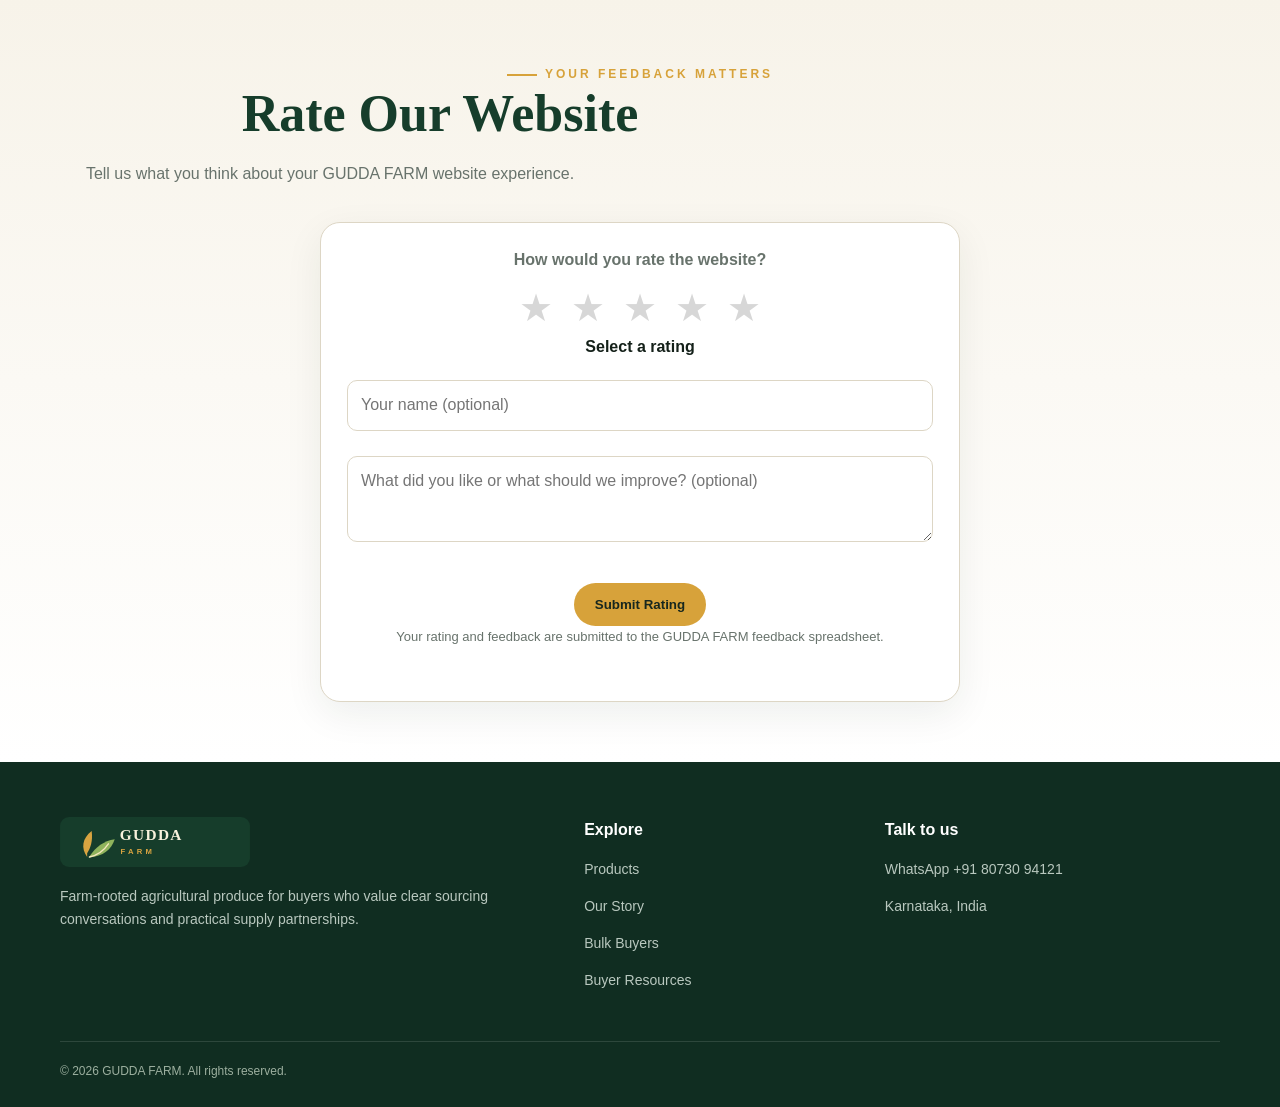
<file: marketing.html>
<!doctype html><html lang="en"><head><meta charset="utf-8"><meta name="viewport" content="width=device-width,initial-scale=1"><title>GUDDA FARM | Buyer &amp; Marketing Links</title><meta name="description" content="Focused GUDDA FARM pages for sharing with agricultural buyers and procurement teams."><meta property="og:title" content="GUDDA FARM | Buyer &amp;amp; Marketing Links"><meta property="og:description" content="GUDDA FARM · Since 2003 · Karnataka agricultural produce sourcing for serious buyers."><meta property="og:type" content="website"><meta property="og:image" content="assets/turmeric.jpg"><meta name="robots" content="index,follow"><meta name="theme-color" content="#0c3021"><link rel="canonical" href="https://gudda-farm-margo781.vercel.app/marketing.html"><link rel="icon" href="assets/logo.svg"><link rel="stylesheet" href="styles.css"><link rel="manifest" href="site.webmanifest"></head><body><div class="topbar"><div class="container"><span>GUDDA FARM · Since 2003 · Karnataka, India</span><a href="https://wa.me/918073094121" target="_blank" rel="noopener">WhatsApp: +91 80730 94121</a></div></div><header class="nav"><div class="container navin"><a href="index.html"><img class="logo" src="assets/logo.svg" alt="GUDDA FARM"></a><button class="menu" aria-label="Open menu">☰</button><nav class="links"><a href="index.html">Home</a><a href="products.html">Products</a><a href="about.html">About</a><a href="buyers.html">Bulk Buyers</a><a href="resources.html">Buyer Resources</a><a href="marketing.html">Share</a><a href="contact.html">Contact</a><a class="cta" href="buyers.html">Start Enquiry</a></nav></div></header><section class="pagehero"><div class="container"><span class="eyebrow">GUDDA FARM · Share</span><h1>Easy links for buyers.</h1><p>Use these focused pages when sharing GUDDA FARM with a buyer, procurement team or business contact.</p></div></section>
<section class="section"><div class="container"><div class="marketing-list">
<div class="mini-card"><strong>Turmeric supplier in Karnataka</strong><span>For buyers searching for Karnataka turmeric sourcing.</span><p><a class="catalog-cta" href="turmeric-supplier-karnataka.html">Open page →</a></p></div>
<div class="mini-card"><strong>Fresh turmeric bulk supply</strong><span>For fresh turmeric business and bulk enquiries.</span><p><a class="catalog-cta" href="fresh-turmeric-bulk-supply.html">Open page →</a></p></div>
<div class="mini-card"><strong>Raw turmeric supplier</strong><span>For processors and buyers seeking raw turmeric.</span><p><a class="catalog-cta" href="raw-turmeric-supplier.html">Open page →</a></p></div>
<div class="mini-card"><strong>Buyer catalogue</strong><span>A downloadable introduction to the current range.</span><p><a class="catalog-cta" href="resources.html">Open resources →</a></p></div>
</div></div></section>
<section class="section alt"><div class="container"><div class="buyerband"><div><h3>Ready to send your requirement?</h3><p>Product · Quantity · Destination · Requirements</p></div><a class="btn dark" href="buyers.html">Start enquiry</a></div></div></section><a class="whatsapp-float" href="https://wa.me/918073094121" target="_blank" rel="noopener" aria-label="Chat with GUDDA FARM on WhatsApp">WhatsApp ↗</a><section class="section"><div class="container"><div class="share-panel"><p><strong>Sharing from this page?</strong> Use your device share sheet or copy the page link for a buyer, procurement colleague or sourcing team.</p><button class="btn dark" type="button" data-share>Share this page</button><button class="btn call" type="button" data-copy-url>Copy link</button></div></div></section>
<section class="rating-section" id="ratings">
  <div class="container">
    <div class="section-head" style="display:block;text-align:center">
      <span class="eyebrow">Your feedback matters</span>
      <h2>Rate Our Website</h2>
      <p>Tell us what you think about your GUDDA FARM website experience.</p>
    </div>
    <div class="rating-box">
      <p><strong>How would you rate the website?</strong></p>
      <form id="guddaRatingForm">
        <div class="rating-stars" role="radiogroup" aria-label="Website rating from 1 to 5 stars">
          <button class="rating-star" type="button" data-rating="1" aria-label="1 star">★</button>
          <button class="rating-star" type="button" data-rating="2" aria-label="2 stars">★</button>
          <button class="rating-star" type="button" data-rating="3" aria-label="3 stars">★</button>
          <button class="rating-star" type="button" data-rating="4" aria-label="4 stars">★</button>
          <button class="rating-star" type="button" data-rating="5" aria-label="5 stars">★</button>
        </div>
        <div class="rating-label" id="ratingLabel">Select a rating</div>
        <input class="rating-input" name="name" type="text" maxlength="60" placeholder="Your name (optional)">
        <textarea class="rating-textarea" name="feedback" maxlength="500" placeholder="What did you like or what should we improve? (optional)"></textarea>
        <button class="btn primary" type="submit" style="margin-top:16px">Submit Rating</button>
        <p class="rating-note">Your rating and feedback are submitted to the GUDDA FARM feedback spreadsheet.</p>
        <div class="rating-status" id="ratingStatus" aria-live="polite"></div>
      </form>
    </div>
  </div>
</section>
<iframe name="ratingSubmitFrame" id="ratingSubmitFrame" title="Rating submission" style="display:none"></iframe>

<footer><div class="container"><div class="foot"><div><img src="assets/logo.svg" alt="GUDDA FARM logo"><p>Farm-rooted agricultural produce for buyers who value clear sourcing conversations and practical supply partnerships.</p></div><div><h4>Explore</h4><p><a href="products.html">Products</a></p><p><a href="about.html">Our Story</a></p><p><a href="buyers.html">Bulk Buyers</a></p><p><a href="resources.html">Buyer Resources</a></p></div><div><h4>Talk to us</h4><p><a href="https://wa.me/918073094121" target="_blank" rel="noopener">WhatsApp +91 80730 94121</a></p><p>Karnataka, India</p></div></div><div class="copy">© 2026 GUDDA FARM. All rights reserved.</div></div></footer><script src="script.js"></script></body></html>
</file>
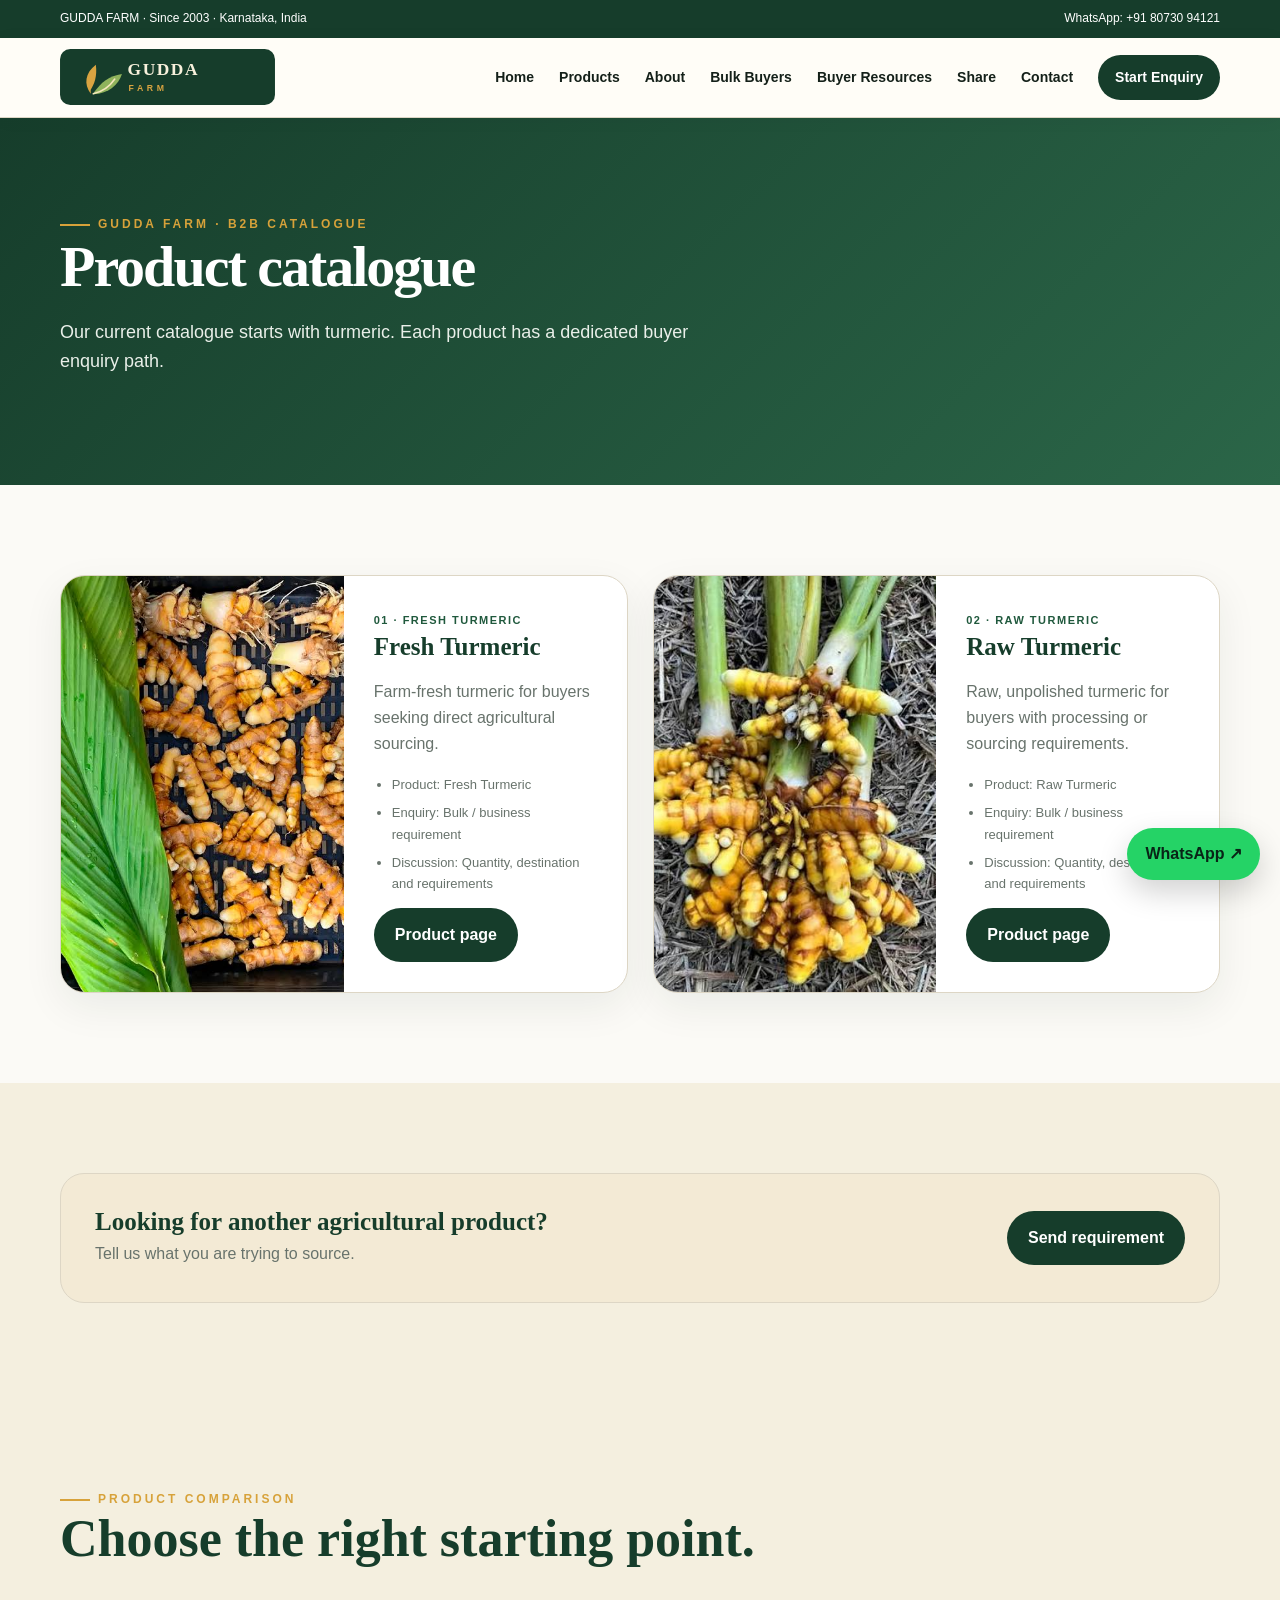
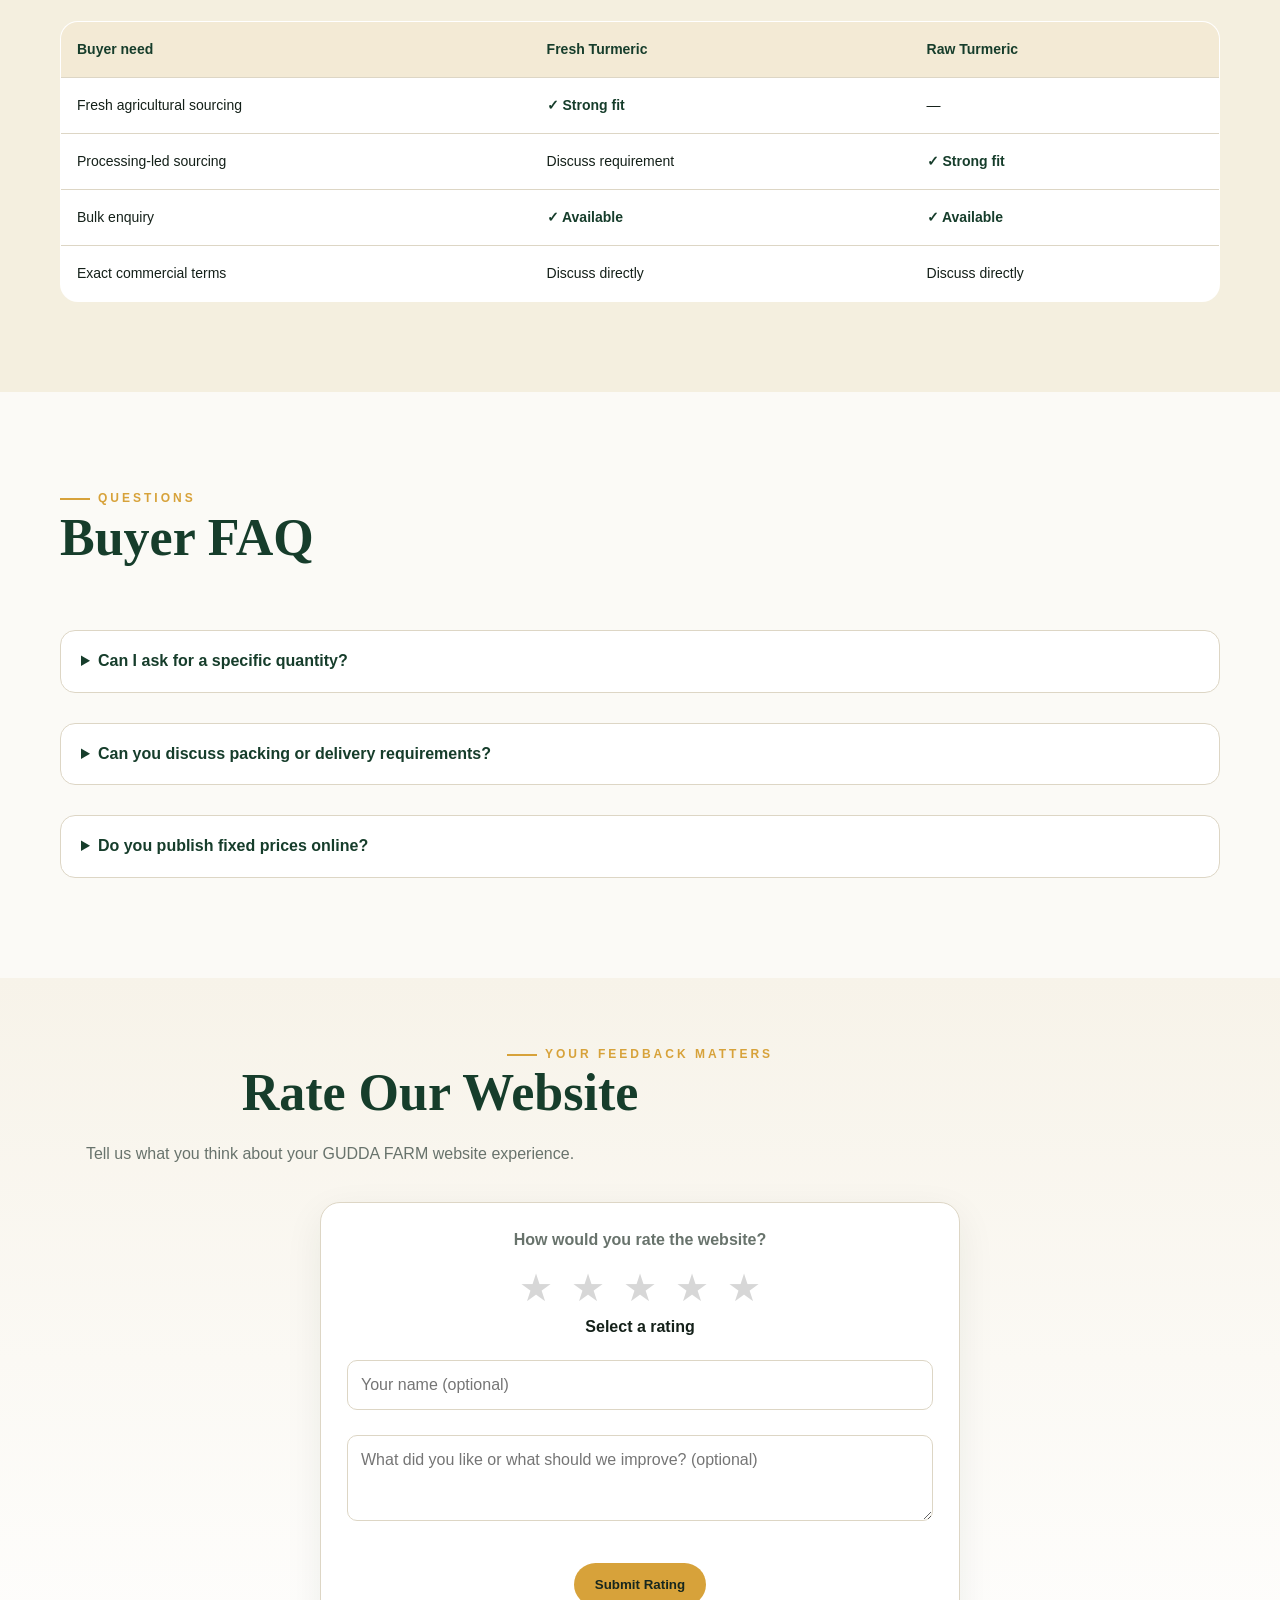
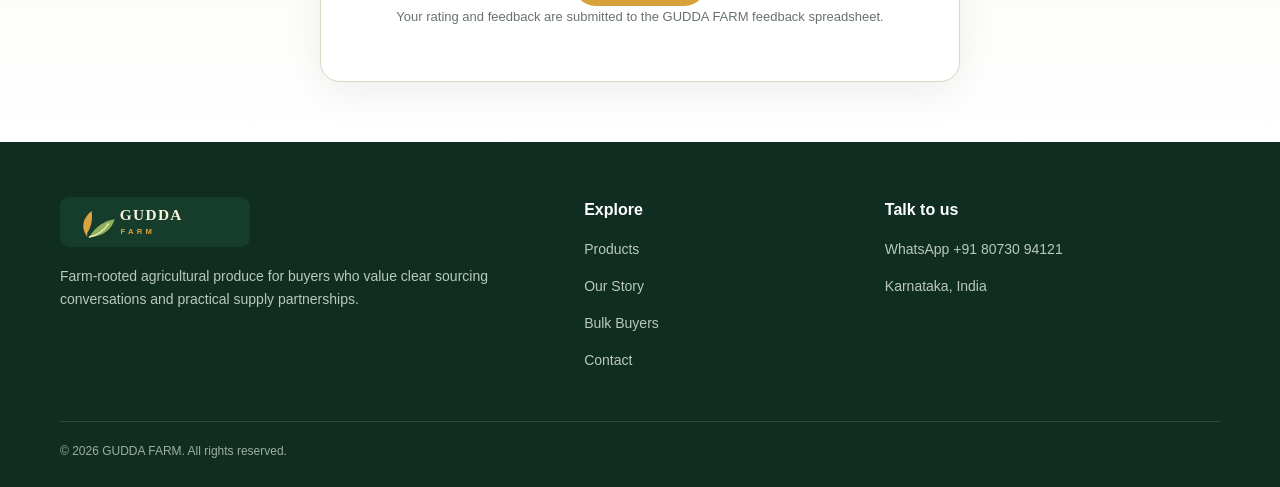
<file: products.html>
<!doctype html><html lang="en"><head><meta charset="utf-8"><meta name="viewport" content="width=device-width,initial-scale=1">
<title>Turmeric Products for Wholesale Buyers | GUDDA FARM</title><meta name="description" <meta name="description" content="Explore GUDDA FARM’s fresh and raw turmeric supply from Karnataka, India. Wholesale buyers, traders and processors can contact us to discuss product availability and bulk requirements."><meta property="og:title" content="Product Catalogue | GUDDA FARM"><meta property="og:description" content="GUDDA FARM · Since 2003 · Karnataka agricultural produce sourcing for serious buyers."><meta property="og:type" content="website"><meta property="og:image" content="assets/turmeric.jpg"><meta name="robots" content="index,follow"><meta name="theme-color" content="#0c3021">
<link rel="canonical" href="https://gudda-farm-margo781.vercel.app/products.html"><link rel="icon" href="assets/logo.svg"><link rel="stylesheet" href="styles.css"><link rel="manifest" href="site.webmanifest"><script type="application/ld+json">{"@context":"https://schema.org","@type":"FAQPage","mainEntity":[{"@type":"Question","name":"Can I ask for a specific quantity?","acceptedAnswer":{"@type":"Answer","text":"Yes. Include your approximate quantity in the enquiry."}},{"@type":"Question","name":"Can you discuss packing or delivery requirements?","acceptedAnswer":{"@type":"Answer","text":"Yes. Add packing, timing and destination details in the enquiry."}},{"@type":"Question","name":"Do you publish fixed prices online?","acceptedAnswer":{"@type":"Answer","text":"No. Pricing and commercial terms depend on product, quantity, destination and discussion."}}]}</script></head><body><div class="topbar"><div class="container"><span>GUDDA FARM · Since 2003 · Karnataka, India</span><a href="https://wa.me/918073094121" target="_blank" rel="noopener">WhatsApp: +91 80730 94121</a></div></div><header class="nav"><div class="container navin"><a href="index.html"><img class="logo" src="assets/logo.svg" alt="GUDDA FARM"></a><button class="menu" aria-label="Open menu">☰</button><nav class="links"><a href="index.html">Home</a><a href="products.html">Products</a><a href="about.html">About</a><a href="buyers.html">Bulk Buyers</a><a href="resources.html">Buyer Resources</a><a href="marketing.html">Share</a><a href="contact.html">Contact</a><a class="cta" href="buyers.html">Start Enquiry</a></nav></div></header>
<section class="pagehero"><div class="container"><span class="eyebrow">GUDDA FARM · B2B catalogue</span><h1>Product catalogue</h1><p>Our current catalogue starts with turmeric. Each product has a dedicated buyer enquiry path.</p></div></section>
<section class="section"><div class="container"><div class="catalog">
<article class="catalog-card"><img src="assets/turmeric.jpg" alt="Fresh turmeric"><div class="catalog-body"><span class="meta">01 · Fresh turmeric</span><h3>Fresh Turmeric</h3><p class="muted">Farm-fresh turmeric for buyers seeking direct agricultural sourcing.</p><ul><li>Product: Fresh Turmeric</li><li>Enquiry: Bulk / business requirement</li><li>Discussion: Quantity, destination and requirements</li></ul><a class="btn dark" href="fresh-turmeric.html">Product page</a></div></article>
<article class="catalog-card"><img src="assets/harvest.jpg" alt="Raw turmeric"><div class="catalog-body"><span class="meta">02 · Raw turmeric</span><h3>Raw Turmeric</h3><p class="muted">Raw, unpolished turmeric for buyers with processing or sourcing requirements.</p><ul><li>Product: Raw Turmeric</li><li>Enquiry: Bulk / business requirement</li><li>Discussion: Quantity, destination and requirements</li></ul><a class="btn dark" href="raw-turmeric.html">Product page</a></div></article>
</div></div></section>
<section class="section alt"><div class="container"><div class="buyerband"><div><h3>Looking for another agricultural product?</h3><p>Tell us what you are trying to source.</p></div><a class="btn dark" href="buyers.html">Send requirement</a></div></div></section>
<a class="whatsapp-float" href="https://wa.me/918073094121" target="_blank" rel="noopener" aria-label="Chat with GUDDA FARM on WhatsApp">WhatsApp ↗</a><section class="section alt"><div class="container"><div class="section-head"><div><span class="eyebrow">Product comparison</span><h2>Choose the right starting point.</h2></div></div><table class="compare"><tr><th>Buyer need</th><th>Fresh Turmeric</th><th>Raw Turmeric</th></tr><tr><td>Fresh agricultural sourcing</td><td class="check">✓ Strong fit</td><td>—</td></tr><tr><td>Processing-led sourcing</td><td>Discuss requirement</td><td class="check">✓ Strong fit</td></tr><tr><td>Bulk enquiry</td><td class="check">✓ Available</td><td class="check">✓ Available</td></tr><tr><td>Exact commercial terms</td><td>Discuss directly</td><td>Discuss directly</td></tr></table></div></section>
<section class="section"><div class="container"><div class="section-head"><div><span class="eyebrow">Questions</span><h2>Buyer FAQ</h2></div></div><div class="faq"><details><summary>Can I ask for a specific quantity?</summary><p>Yes. Include your approximate quantity in the enquiry so the conversation can be tailored to your requirement.</p></details><details><summary>Can you discuss packing or delivery requirements?</summary><p>Yes. Add your packing, timing and destination details in the enquiry. Commercial terms should be confirmed directly.</p></details><details><summary>Do you publish fixed prices online?</summary><p>No. Pricing and commercial terms depend on the product, quantity, destination and current discussion.</p></details></div></div></section>


<section class="rating-section" id="ratings">
  <div class="container">
    <div class="section-head" style="display:block;text-align:center">
      <span class="eyebrow">Your feedback matters</span>
      <h2>Rate Our Website</h2>
      <p>Tell us what you think about your GUDDA FARM website experience.</p>
    </div>
    <div class="rating-box">
      <p><strong>How would you rate the website?</strong></p>
      <form id="guddaRatingForm">
        <div class="rating-stars" role="radiogroup" aria-label="Website rating from 1 to 5 stars">
          <button class="rating-star" type="button" data-rating="1" aria-label="1 star">★</button>
          <button class="rating-star" type="button" data-rating="2" aria-label="2 stars">★</button>
          <button class="rating-star" type="button" data-rating="3" aria-label="3 stars">★</button>
          <button class="rating-star" type="button" data-rating="4" aria-label="4 stars">★</button>
          <button class="rating-star" type="button" data-rating="5" aria-label="5 stars">★</button>
        </div>
        <div class="rating-label" id="ratingLabel">Select a rating</div>
        <input class="rating-input" name="name" type="text" maxlength="60" placeholder="Your name (optional)">
        <textarea class="rating-textarea" name="feedback" maxlength="500" placeholder="What did you like or what should we improve? (optional)"></textarea>
        <button class="btn primary" type="submit" style="margin-top:16px">Submit Rating</button>
        <p class="rating-note">Your rating and feedback are submitted to the GUDDA FARM feedback spreadsheet.</p>
        <div class="rating-status" id="ratingStatus" aria-live="polite"></div>
      </form>
    </div>
  </div>
</section>
<iframe name="ratingSubmitFrame" id="ratingSubmitFrame" title="Rating submission" style="display:none"></iframe>

<footer><div class="container"><div class="foot"><div><img src="assets/logo.svg" alt="GUDDA FARM logo"><p>Farm-rooted agricultural produce for buyers who value clear sourcing conversations and practical supply partnerships.</p></div><div><h4>Explore</h4><p><a href="products.html">Products</a></p><p><a href="about.html">Our Story</a></p><p><a href="buyers.html">Bulk Buyers</a></p><p><a href="contact.html">Contact</a></p></div><div><h4>Talk to us</h4><p><a href="https://wa.me/918073094121" target="_blank" rel="noopener">WhatsApp +91 80730 94121</a></p><p>Karnataka, India</p></div></div><div class="copy">© 2026 GUDDA FARM. All rights reserved.</div></div></footer><script src="script.js"></script></body></html>
</file>
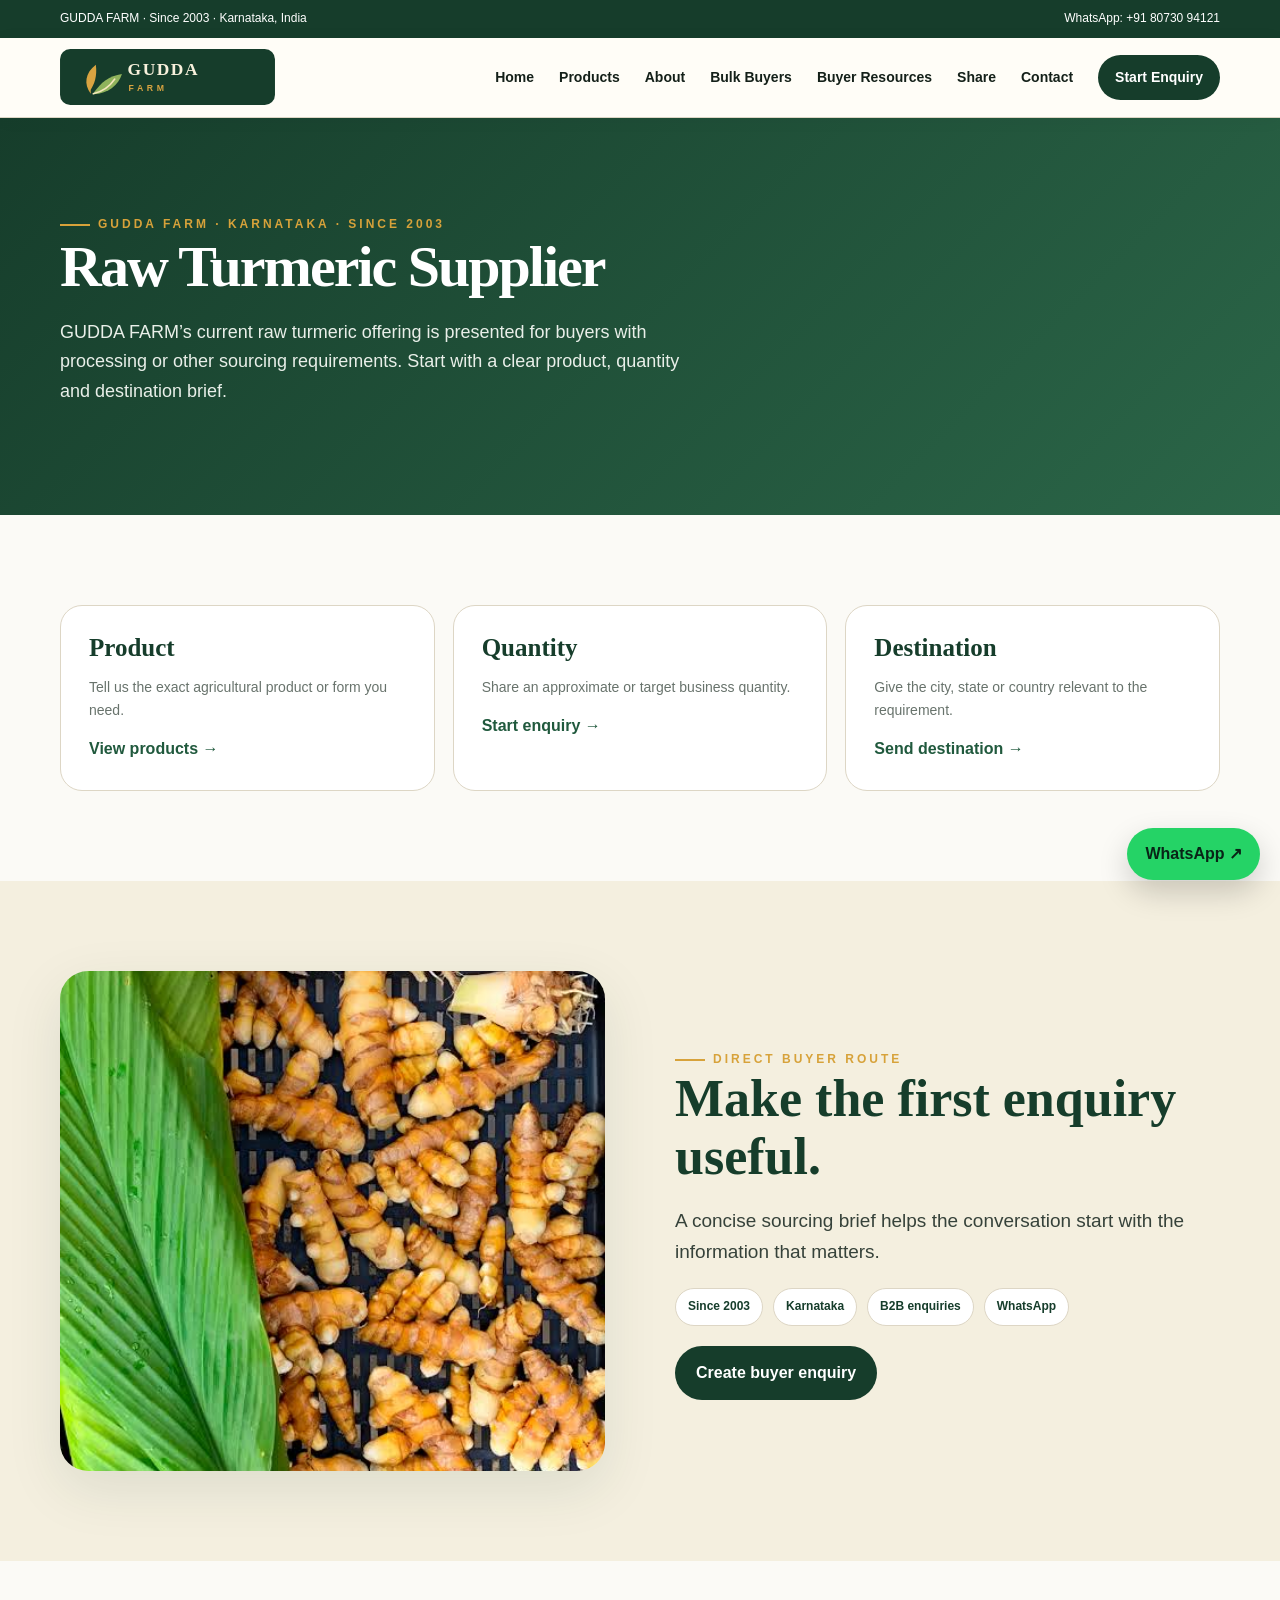
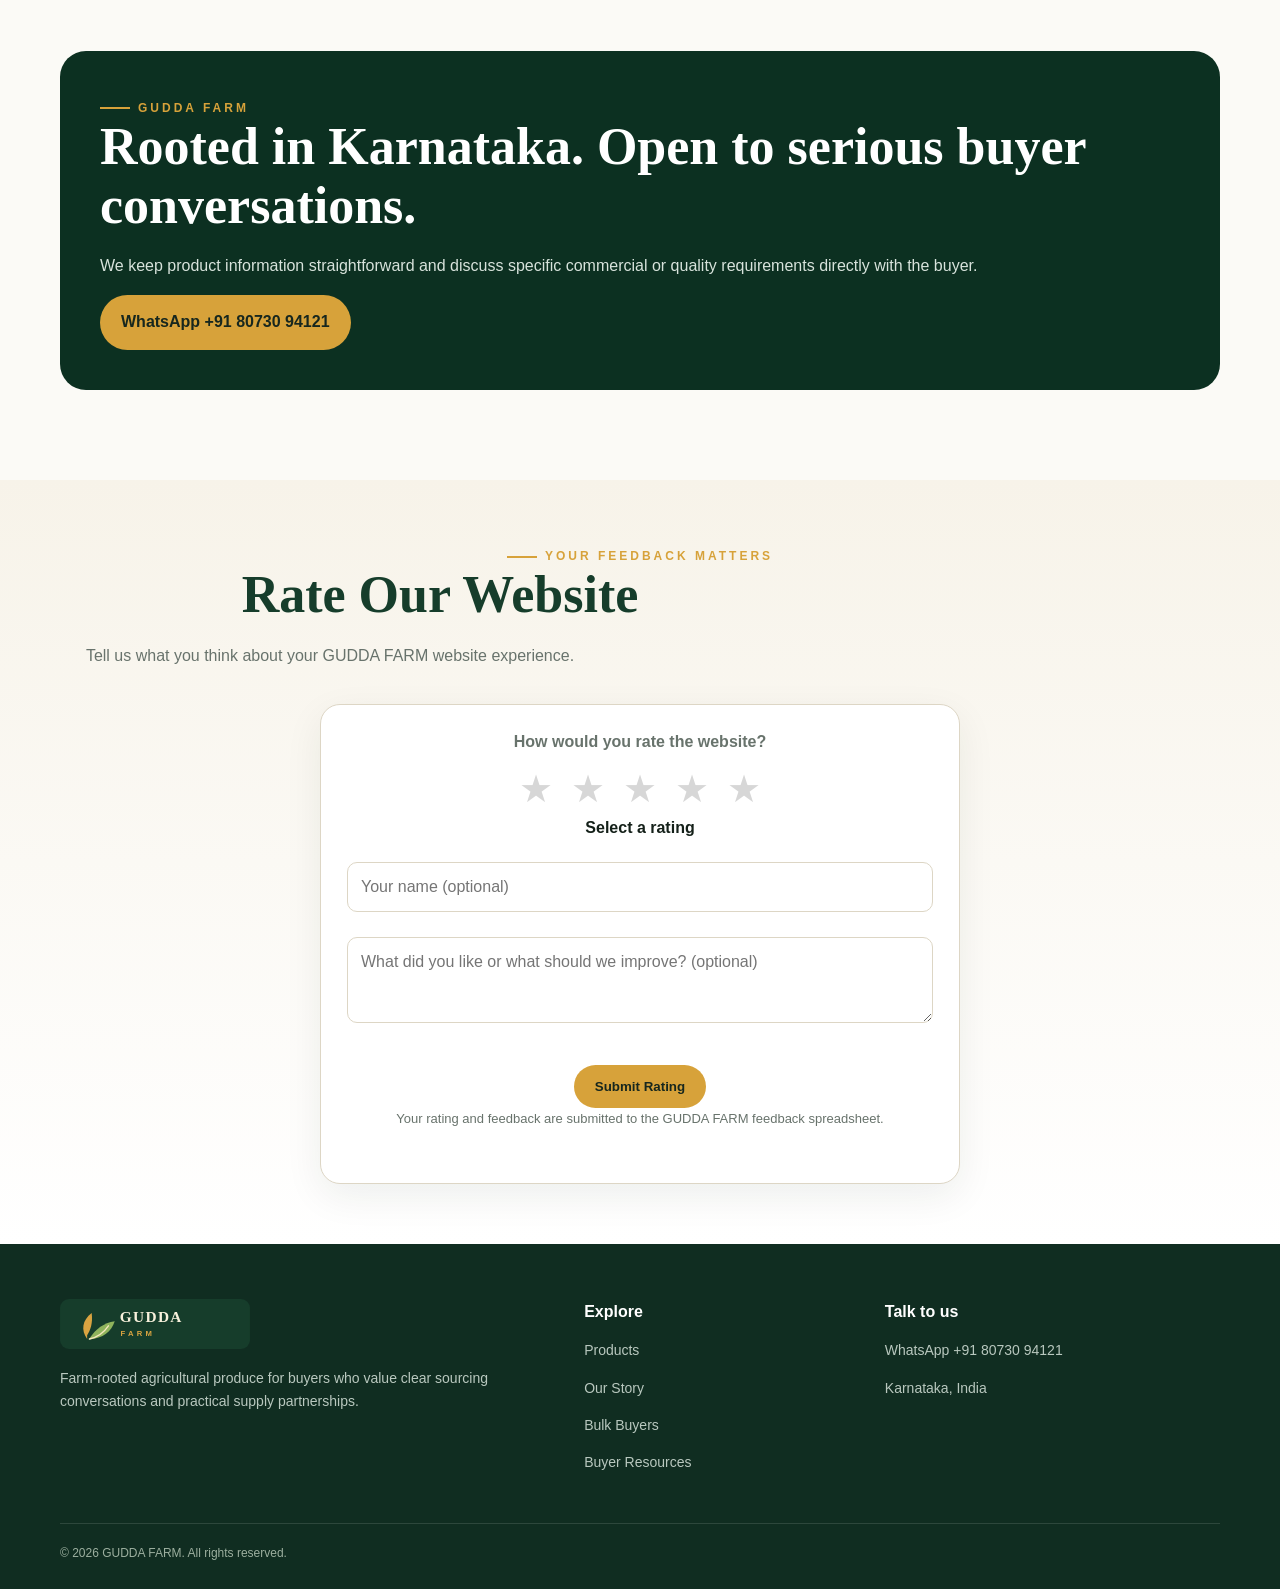
<file: raw-turmeric-supplier.html>
<!doctype html><html lang="en"><head><meta charset="utf-8"><meta name="viewport" content="width=device-width,initial-scale=1"><title>Raw Turmeric Supplier | GUDDA FARM</title><meta name="description" content="Raw, unpolished turmeric sourcing for business buyers from GUDDA FARM."><meta property="og:title" content="Raw Turmeric Supplier | GUDDA FARM"><meta property="og:description" content="GUDDA FARM · Since 2003 · Karnataka agricultural produce sourcing for serious buyers."><meta property="og:type" content="website"><meta property="og:image" content="assets/turmeric.jpg"><meta name="robots" content="index,follow"><meta name="theme-color" content="#0c3021"><link rel="canonical" href="https://gudda-farm-margo781.vercel.app/raw-turmeric-supplier.html"><link rel="icon" href="assets/logo.svg"><link rel="stylesheet" href="styles.css"><link rel="manifest" href="site.webmanifest"></head><body><div class="topbar"><div class="container"><span>GUDDA FARM · Since 2003 · Karnataka, India</span><a href="https://wa.me/918073094121" target="_blank" rel="noopener">WhatsApp: +91 80730 94121</a></div></div><header class="nav"><div class="container navin"><a href="index.html"><img class="logo" src="assets/logo.svg" alt="GUDDA FARM"></a><button class="menu" aria-label="Open menu">☰</button><nav class="links"><a href="index.html">Home</a><a href="products.html">Products</a><a href="about.html">About</a><a href="buyers.html">Bulk Buyers</a><a href="resources.html">Buyer Resources</a><a href="marketing.html">Share</a><a href="contact.html">Contact</a><a class="cta" href="buyers.html">Start Enquiry</a></nav></div></header><section class="pagehero"><div class="container"><span class="eyebrow">GUDDA FARM · Karnataka · Since 2003</span><h1>Raw Turmeric Supplier</h1><p>GUDDA FARM’s current raw turmeric offering is presented for buyers with processing or other sourcing requirements. Start with a clear product, quantity and destination brief.</p></div></section>
<section class="section"><div class="container"><div class="intent-grid"><div class="intent-card"><h3>Product</h3><p>Tell us the exact agricultural product or form you need.</p><a href="products.html">View products →</a></div><div class="intent-card"><h3>Quantity</h3><p>Share an approximate or target business quantity.</p><a href="buyers.html">Start enquiry →</a></div><div class="intent-card"><h3>Destination</h3><p>Give the city, state or country relevant to the requirement.</p><a href="buyers.html">Send destination →</a></div></div></div></section>
<section class="section alt"><div class="container split"><img src="assets/turmeric.jpg" alt="Turmeric produce"><div><span class="eyebrow">Direct buyer route</span><h2>Make the first enquiry useful.</h2><p class="lead">A concise sourcing brief helps the conversation start with the information that matters.</p><div class="badges"><span class="badge">Since 2003</span><span class="badge">Karnataka</span><span class="badge">B2B enquiries</span><span class="badge">WhatsApp</span></div><a class="btn dark" href="buyers.html">Create buyer enquiry</a></div></div></section>
<section class="section"><div class="container"><div class="location-band"><span class="eyebrow">GUDDA FARM</span><h2>Rooted in Karnataka. Open to serious buyer conversations.</h2><p>We keep product information straightforward and discuss specific commercial or quality requirements directly with the buyer.</p><a class="btn primary" href="https://wa.me/918073094121" target="_blank" rel="noopener">WhatsApp +91 80730 94121</a></div></div></section><a class="whatsapp-float" href="https://wa.me/918073094121" target="_blank" rel="noopener" aria-label="Chat with GUDDA FARM on WhatsApp">WhatsApp ↗</a>
<section class="rating-section" id="ratings">
  <div class="container">
    <div class="section-head" style="display:block;text-align:center">
      <span class="eyebrow">Your feedback matters</span>
      <h2>Rate Our Website</h2>
      <p>Tell us what you think about your GUDDA FARM website experience.</p>
    </div>
    <div class="rating-box">
      <p><strong>How would you rate the website?</strong></p>
      <form id="guddaRatingForm">
        <div class="rating-stars" role="radiogroup" aria-label="Website rating from 1 to 5 stars">
          <button class="rating-star" type="button" data-rating="1" aria-label="1 star">★</button>
          <button class="rating-star" type="button" data-rating="2" aria-label="2 stars">★</button>
          <button class="rating-star" type="button" data-rating="3" aria-label="3 stars">★</button>
          <button class="rating-star" type="button" data-rating="4" aria-label="4 stars">★</button>
          <button class="rating-star" type="button" data-rating="5" aria-label="5 stars">★</button>
        </div>
        <div class="rating-label" id="ratingLabel">Select a rating</div>
        <input class="rating-input" name="name" type="text" maxlength="60" placeholder="Your name (optional)">
        <textarea class="rating-textarea" name="feedback" maxlength="500" placeholder="What did you like or what should we improve? (optional)"></textarea>
        <button class="btn primary" type="submit" style="margin-top:16px">Submit Rating</button>
        <p class="rating-note">Your rating and feedback are submitted to the GUDDA FARM feedback spreadsheet.</p>
        <div class="rating-status" id="ratingStatus" aria-live="polite"></div>
      </form>
    </div>
  </div>
</section>
<iframe name="ratingSubmitFrame" id="ratingSubmitFrame" title="Rating submission" style="display:none"></iframe>

<footer><div class="container"><div class="foot"><div><img src="assets/logo.svg" alt="GUDDA FARM logo"><p>Farm-rooted agricultural produce for buyers who value clear sourcing conversations and practical supply partnerships.</p></div><div><h4>Explore</h4><p><a href="products.html">Products</a></p><p><a href="about.html">Our Story</a></p><p><a href="buyers.html">Bulk Buyers</a></p><p><a href="resources.html">Buyer Resources</a></p></div><div><h4>Talk to us</h4><p><a href="https://wa.me/918073094121" target="_blank" rel="noopener">WhatsApp +91 80730 94121</a></p><p>Karnataka, India</p></div></div><div class="copy">© 2026 GUDDA FARM. All rights reserved.</div></div></footer><script src="script.js"></script></body></html>
</file>
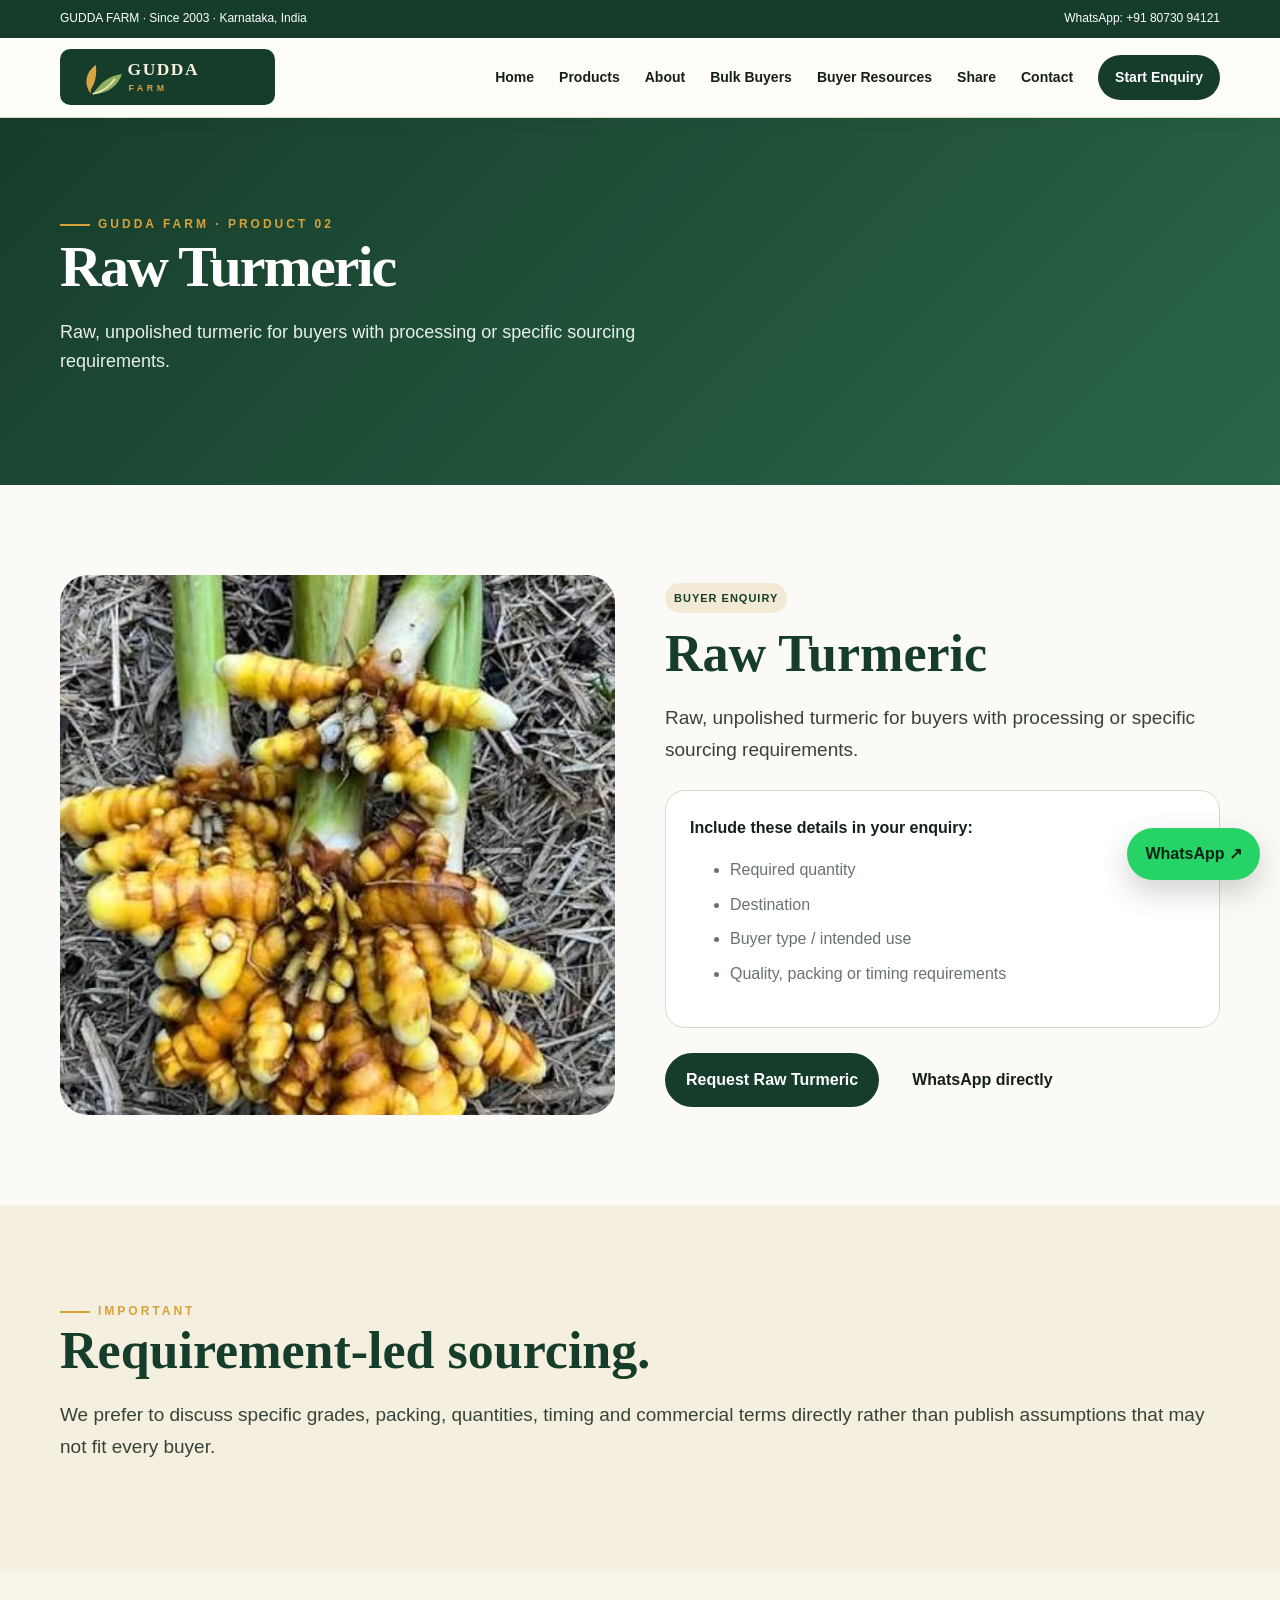
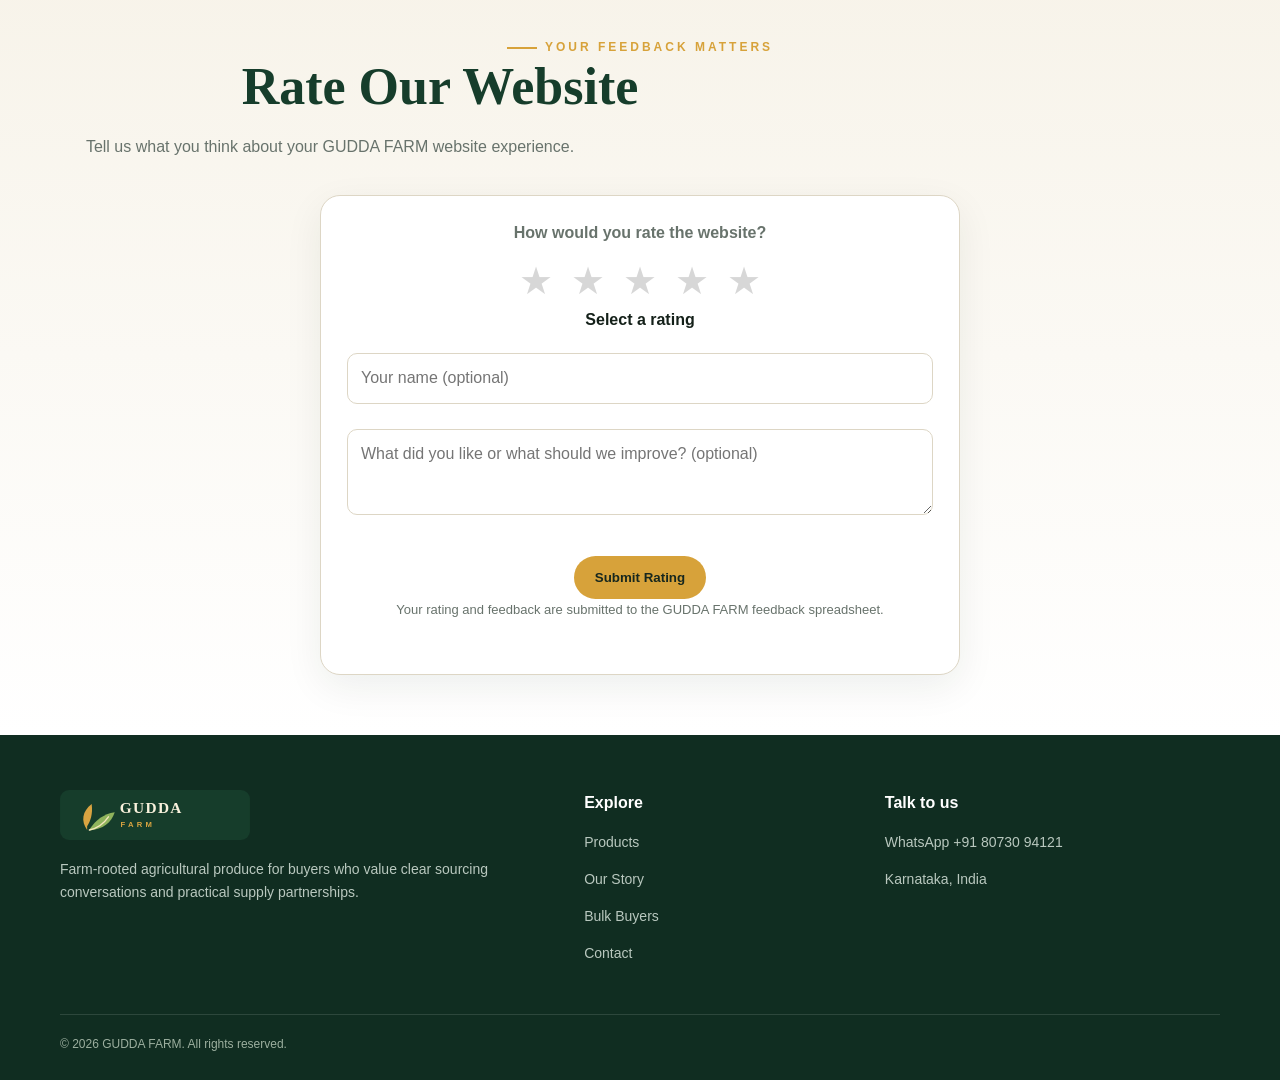
<file: raw-turmeric.html>
<!doctype html><html lang="en"><head><meta charset="utf-8"><meta name="viewport" content="width=device-width,initial-scale=1">
<title>Raw Turmeric Supplier in Karnataka | GUDDA FARM</title><meta <meta name="description" content="GUDDA FARM supplies raw turmeric from Karnataka, India, for wholesale buyers, traders and processors. Contact us to discuss bulk quantities, product availability and supply enquiries."><meta property="og:title" content="Raw Turmeric | GUDDA FARM"><meta property="og:description" content="GUDDA FARM · Since 2003 · Karnataka agricultural produce sourcing for serious buyers."><meta property="og:type" content="website"><meta property="og:image" content="assets/turmeric.jpg"><meta name="robots" content="index,follow"><meta name="theme-color" content="#0c3021">
<link rel="canonical" href="https://gudda-farm-margo781.vercel.app/products.html"><link rel="icon" href="assets/logo.svg"><link rel="stylesheet" href="styles.css"><link rel="manifest" href="site.webmanifest"></head><body><div class="topbar"><div class="container"><span>GUDDA FARM · Since 2003 · Karnataka, India</span><a href="https://wa.me/918073094121" target="_blank" rel="noopener">WhatsApp: +91 80730 94121</a></div></div><header class="nav"><div class="container navin"><a href="index.html"><img class="logo" src="assets/logo.svg" alt="GUDDA FARM"></a><button class="menu" aria-label="Open menu">☰</button><nav class="links"><a href="index.html">Home</a><a href="products.html">Products</a><a href="about.html">About</a><a href="buyers.html">Bulk Buyers</a><a href="resources.html">Buyer Resources</a><a href="marketing.html">Share</a><a href="contact.html">Contact</a><a class="cta" href="buyers.html">Start Enquiry</a></nav></div></header>
<section class="pagehero"><div class="container"><span class="eyebrow">GUDDA FARM · Product 02</span><h1>Raw Turmeric</h1><p>Raw, unpolished turmeric for buyers with processing or specific sourcing requirements.</p></div></section>
<section class="section"><div class="container producthero"><img src="assets/harvest.jpg" alt="Raw Turmeric"><div><span class="tag">Buyer enquiry</span><h2>Raw Turmeric</h2><p class="lead">Raw, unpolished turmeric for buyers with processing or specific sourcing requirements.</p><div class="specbox"><strong>Include these details in your enquiry:</strong><ul><li>Required quantity</li><li>Destination</li><li>Buyer type / intended use</li><li>Quality, packing or timing requirements</li></ul></div><div class="buttons"><a class="btn dark" href="buyers.html?product=Raw%20Turmeric">Request Raw Turmeric</a><a class="btn" href="https://wa.me/918073094121?text=Hello%20GUDDA%20FARM%2C%20I%20am%20interested%20in%20Raw%20Turmeric." target="_blank" rel="noopener">WhatsApp directly</a></div></div></div></section>
<section class="section alt"><div class="container"><span class="eyebrow">Important</span><h2>Requirement-led sourcing.</h2><p class="lead">We prefer to discuss specific grades, packing, quantities, timing and commercial terms directly rather than publish assumptions that may not fit every buyer.</p></div></section>
<a class="whatsapp-float" href="https://wa.me/918073094121" target="_blank" rel="noopener" aria-label="Chat with GUDDA FARM on WhatsApp">WhatsApp ↗</a>
<section class="rating-section" id="ratings">
  <div class="container">
    <div class="section-head" style="display:block;text-align:center">
      <span class="eyebrow">Your feedback matters</span>
      <h2>Rate Our Website</h2>
      <p>Tell us what you think about your GUDDA FARM website experience.</p>
    </div>
    <div class="rating-box">
      <p><strong>How would you rate the website?</strong></p>
      <form id="guddaRatingForm">
        <div class="rating-stars" role="radiogroup" aria-label="Website rating from 1 to 5 stars">
          <button class="rating-star" type="button" data-rating="1" aria-label="1 star">★</button>
          <button class="rating-star" type="button" data-rating="2" aria-label="2 stars">★</button>
          <button class="rating-star" type="button" data-rating="3" aria-label="3 stars">★</button>
          <button class="rating-star" type="button" data-rating="4" aria-label="4 stars">★</button>
          <button class="rating-star" type="button" data-rating="5" aria-label="5 stars">★</button>
        </div>
        <div class="rating-label" id="ratingLabel">Select a rating</div>
        <input class="rating-input" name="name" type="text" maxlength="60" placeholder="Your name (optional)">
        <textarea class="rating-textarea" name="feedback" maxlength="500" placeholder="What did you like or what should we improve? (optional)"></textarea>
        <button class="btn primary" type="submit" style="margin-top:16px">Submit Rating</button>
        <p class="rating-note">Your rating and feedback are submitted to the GUDDA FARM feedback spreadsheet.</p>
        <div class="rating-status" id="ratingStatus" aria-live="polite"></div>
      </form>
    </div>
  </div>
</section>
<iframe name="ratingSubmitFrame" id="ratingSubmitFrame" title="Rating submission" style="display:none"></iframe>

<footer><div class="container"><div class="foot"><div><img src="assets/logo.svg" alt="GUDDA FARM logo"><p>Farm-rooted agricultural produce for buyers who value clear sourcing conversations and practical supply partnerships.</p></div><div><h4>Explore</h4><p><a href="products.html">Products</a></p><p><a href="about.html">Our Story</a></p><p><a href="buyers.html">Bulk Buyers</a></p><p><a href="contact.html">Contact</a></p></div><div><h4>Talk to us</h4><p><a href="https://wa.me/918073094121" target="_blank" rel="noopener">WhatsApp +91 80730 94121</a></p><p>Karnataka, India</p></div></div><div class="copy">© 2026 GUDDA FARM. All rights reserved.</div></div></footer><script src="script.js"></script></body></html>
</file>
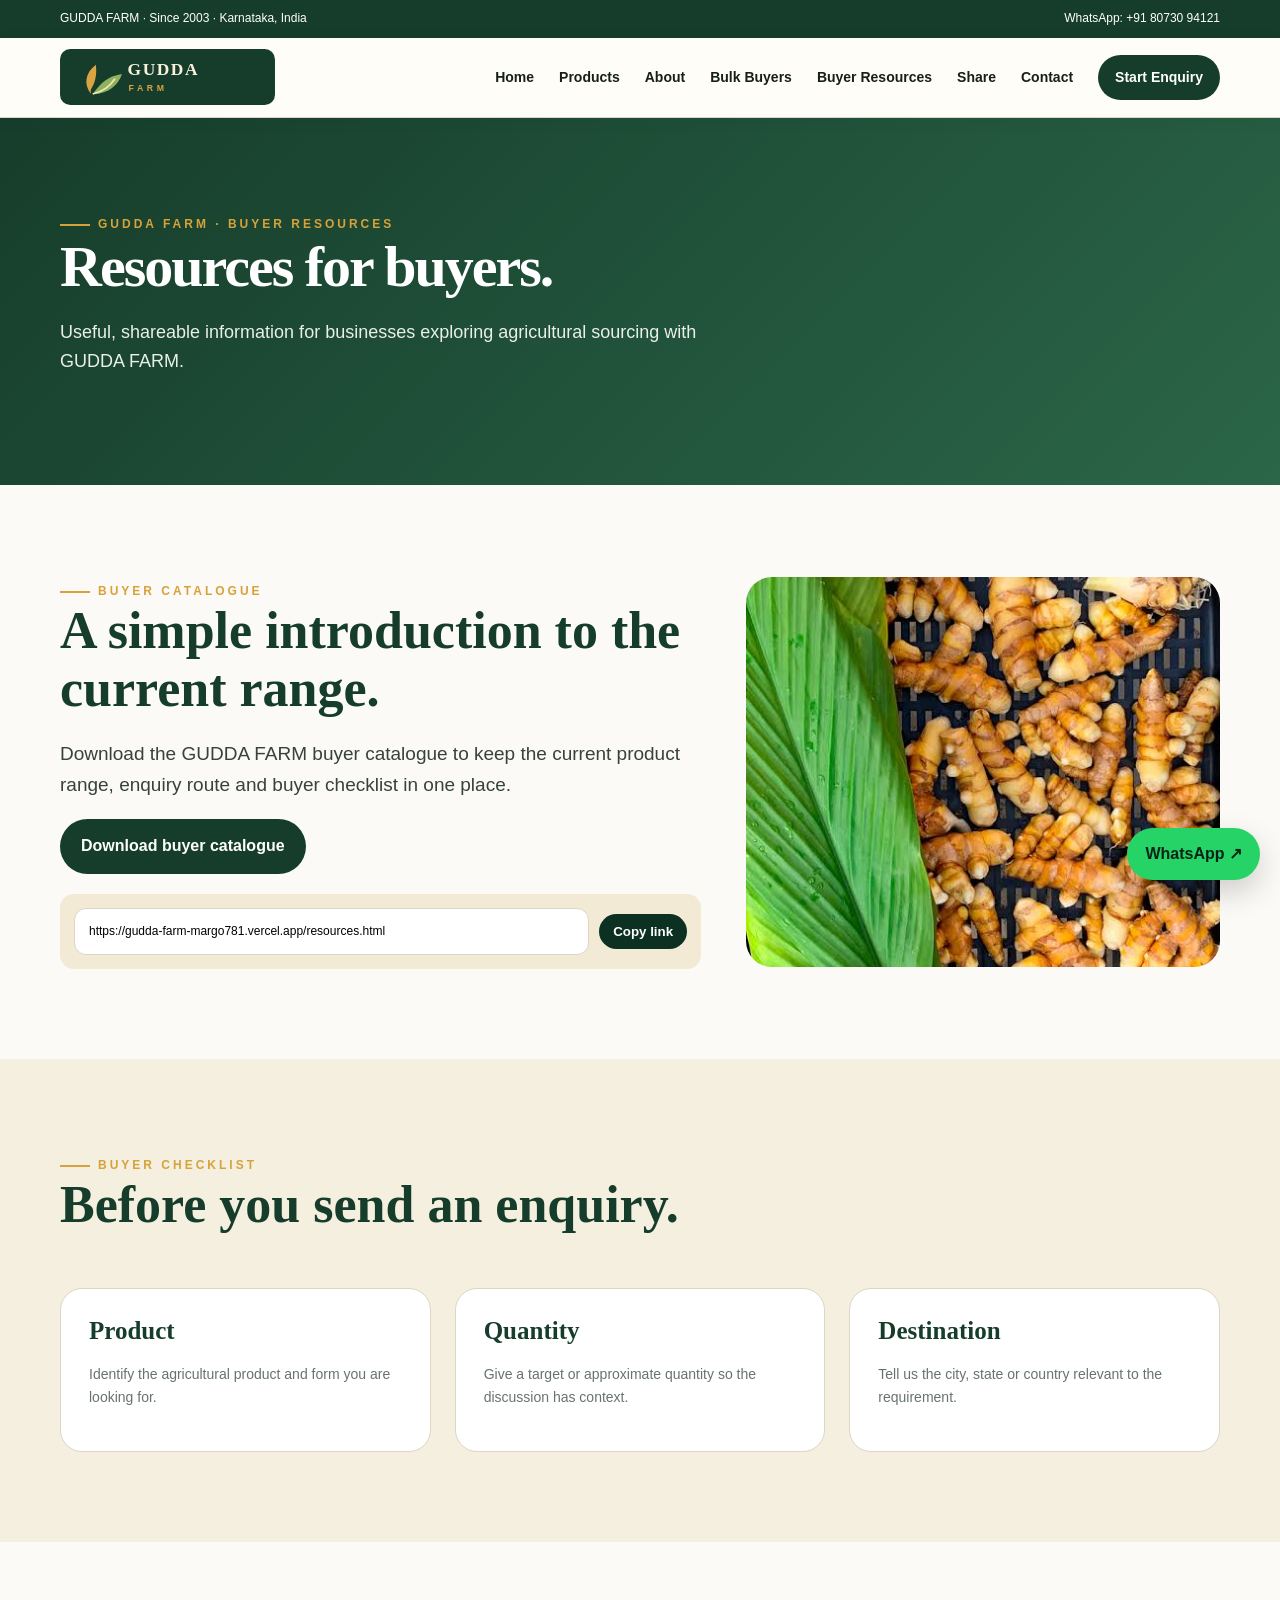
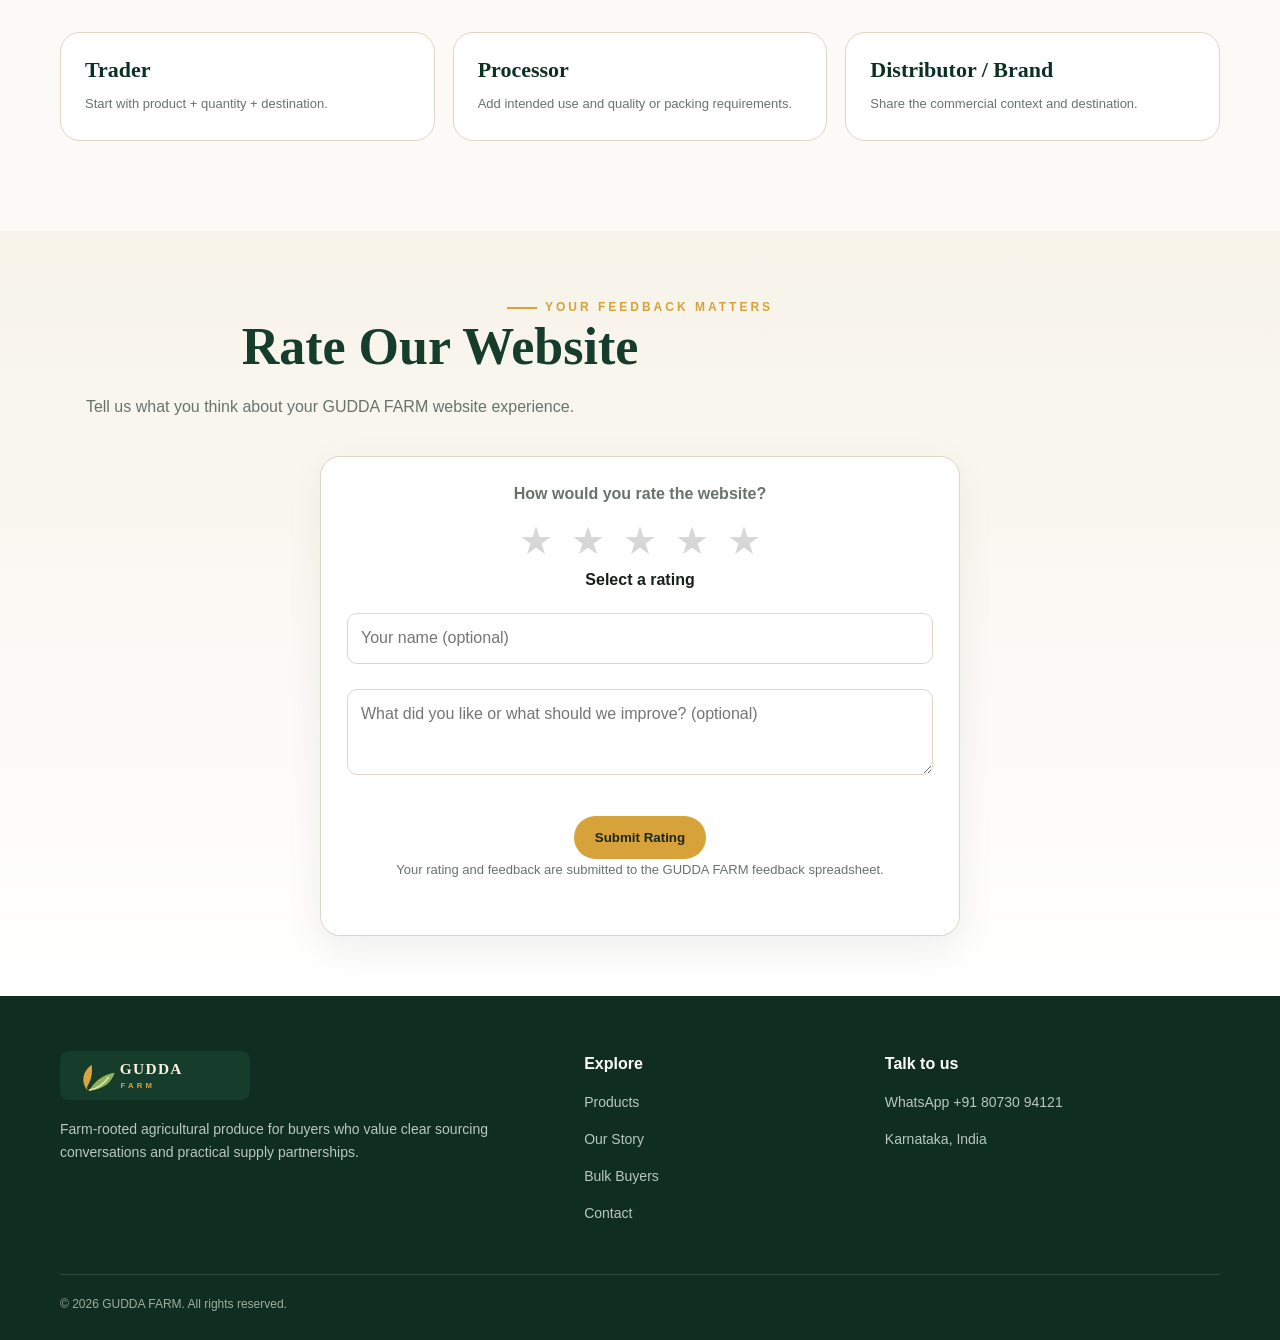
<file: resources.html>
<!doctype html><html lang="en"><head><meta charset="utf-8"><meta name="viewport" content="width=device-width,initial-scale=1"><title>Buyer Resources | GUDDA FARM</title><meta name="description" content="GUDDA FARM buyer resources and downloadable buyer catalogue for turmeric and agricultural produce sourcing."><meta property="og:title" content="Buyer Resources | GUDDA FARM"><meta property="og:description" content="GUDDA FARM · Since 2003 · Karnataka agricultural produce sourcing for serious buyers."><meta property="og:type" content="website"><meta property="og:image" content="assets/turmeric.jpg"><meta name="robots" content="index,follow"><meta name="theme-color" content="#0c3021"><link rel="canonical" href="https://gudda-farm-margo781.vercel.app/resources.html"><link rel="icon" href="assets/logo.svg"><link rel="stylesheet" href="styles.css"><link rel="manifest" href="site.webmanifest"></head><body><div class="topbar"><div class="container"><span>GUDDA FARM · Since 2003 · Karnataka, India</span><a href="https://wa.me/918073094121" target="_blank" rel="noopener">WhatsApp: +91 80730 94121</a></div></div><header class="nav"><div class="container navin"><a href="index.html"><img class="logo" src="assets/logo.svg" alt="GUDDA FARM"></a><button class="menu" aria-label="Open menu">☰</button><nav class="links"><a href="index.html">Home</a><a href="products.html">Products</a><a href="about.html">About</a><a href="buyers.html">Bulk Buyers</a><a href="resources.html">Buyer Resources</a><a href="marketing.html">Share</a><a href="contact.html">Contact</a><a class="cta" href="buyers.html">Start Enquiry</a></nav></div></header><section class="pagehero"><div class="container"><span class="eyebrow">GUDDA FARM · Buyer resources</span><h1>Resources for buyers.</h1><p>Useful, shareable information for businesses exploring agricultural sourcing with GUDDA FARM.</p></div></section>
<section class="section"><div class="container"><div class="catalog-hero"><div><span class="eyebrow">Buyer catalogue</span><h2>A simple introduction to the current range.</h2><p class="lead">Download the GUDDA FARM buyer catalogue to keep the current product range, enquiry route and buyer checklist in one place.</p><a class="btn dark" href="GUDDA_FARM_Buyer_Catalogue_V11.pdf" download>Download buyer catalogue</a><div class="sharebox"><input id="shareUrl" readonly value="https://gudda-farm-margo781.vercel.app/resources.html"><button class="smallbtn" id="copyLink" type="button">Copy link</button></div></div><img src="assets/turmeric.jpg" alt="Turmeric produce"></div></div></section>
<section class="section alt"><div class="container"><div class="section-head"><div><span class="eyebrow">Buyer checklist</span><h2>Before you send an enquiry.</h2></div></div><div class="grid3"><div class="resource-card"><h3>Product</h3><p>Identify the agricultural product and form you are looking for.</p></div><div class="resource-card"><h3>Quantity</h3><p>Give a target or approximate quantity so the discussion has context.</p></div><div class="resource-card"><h3>Destination</h3><p>Tell us the city, state or country relevant to the requirement.</p></div></div></div></section>
<section class="section"><div class="container"><div class="channel-grid"><div class="channel"><strong>Trader</strong><span>Start with product + quantity + destination.</span></div><div class="channel"><strong>Processor</strong><span>Add intended use and quality or packing requirements.</span></div><div class="channel"><strong>Distributor / Brand</strong><span>Share the commercial context and destination.</span></div></div></div></section><a class="whatsapp-float" href="https://wa.me/918073094121" target="_blank" rel="noopener" aria-label="Chat with GUDDA FARM on WhatsApp">WhatsApp ↗</a>
<section class="rating-section" id="ratings">
  <div class="container">
    <div class="section-head" style="display:block;text-align:center">
      <span class="eyebrow">Your feedback matters</span>
      <h2>Rate Our Website</h2>
      <p>Tell us what you think about your GUDDA FARM website experience.</p>
    </div>
    <div class="rating-box">
      <p><strong>How would you rate the website?</strong></p>
      <form id="guddaRatingForm">
        <div class="rating-stars" role="radiogroup" aria-label="Website rating from 1 to 5 stars">
          <button class="rating-star" type="button" data-rating="1" aria-label="1 star">★</button>
          <button class="rating-star" type="button" data-rating="2" aria-label="2 stars">★</button>
          <button class="rating-star" type="button" data-rating="3" aria-label="3 stars">★</button>
          <button class="rating-star" type="button" data-rating="4" aria-label="4 stars">★</button>
          <button class="rating-star" type="button" data-rating="5" aria-label="5 stars">★</button>
        </div>
        <div class="rating-label" id="ratingLabel">Select a rating</div>
        <input class="rating-input" name="name" type="text" maxlength="60" placeholder="Your name (optional)">
        <textarea class="rating-textarea" name="feedback" maxlength="500" placeholder="What did you like or what should we improve? (optional)"></textarea>
        <button class="btn primary" type="submit" style="margin-top:16px">Submit Rating</button>
        <p class="rating-note">Your rating and feedback are submitted to the GUDDA FARM feedback spreadsheet.</p>
        <div class="rating-status" id="ratingStatus" aria-live="polite"></div>
      </form>
    </div>
  </div>
</section>
<iframe name="ratingSubmitFrame" id="ratingSubmitFrame" title="Rating submission" style="display:none"></iframe>

<footer><div class="container"><div class="foot"><div><img src="assets/logo.svg" alt="GUDDA FARM logo"><p>Farm-rooted agricultural produce for buyers who value clear sourcing conversations and practical supply partnerships.</p></div><div><h4>Explore</h4><p><a href="products.html">Products</a></p><p><a href="about.html">Our Story</a></p><p><a href="buyers.html">Bulk Buyers</a></p><p><a href="contact.html">Contact</a></p></div><div><h4>Talk to us</h4><p><a href="https://wa.me/918073094121" target="_blank" rel="noopener">WhatsApp +91 80730 94121</a></p><p>Karnataka, India</p></div></div><div class="copy">© 2026 GUDDA FARM. All rights reserved.</div></div></footer><script src="script.js"></script><script>
const copy=document.getElementById('copyLink'), inp=document.getElementById('shareUrl');
if(copy) copy.addEventListener('click',()=>navigator.clipboard.writeText(inp.value).then(()=>{copy.textContent='Copied';setTimeout(()=>copy.textContent='Copy link',1500)}));
</script></body></html>
</file>
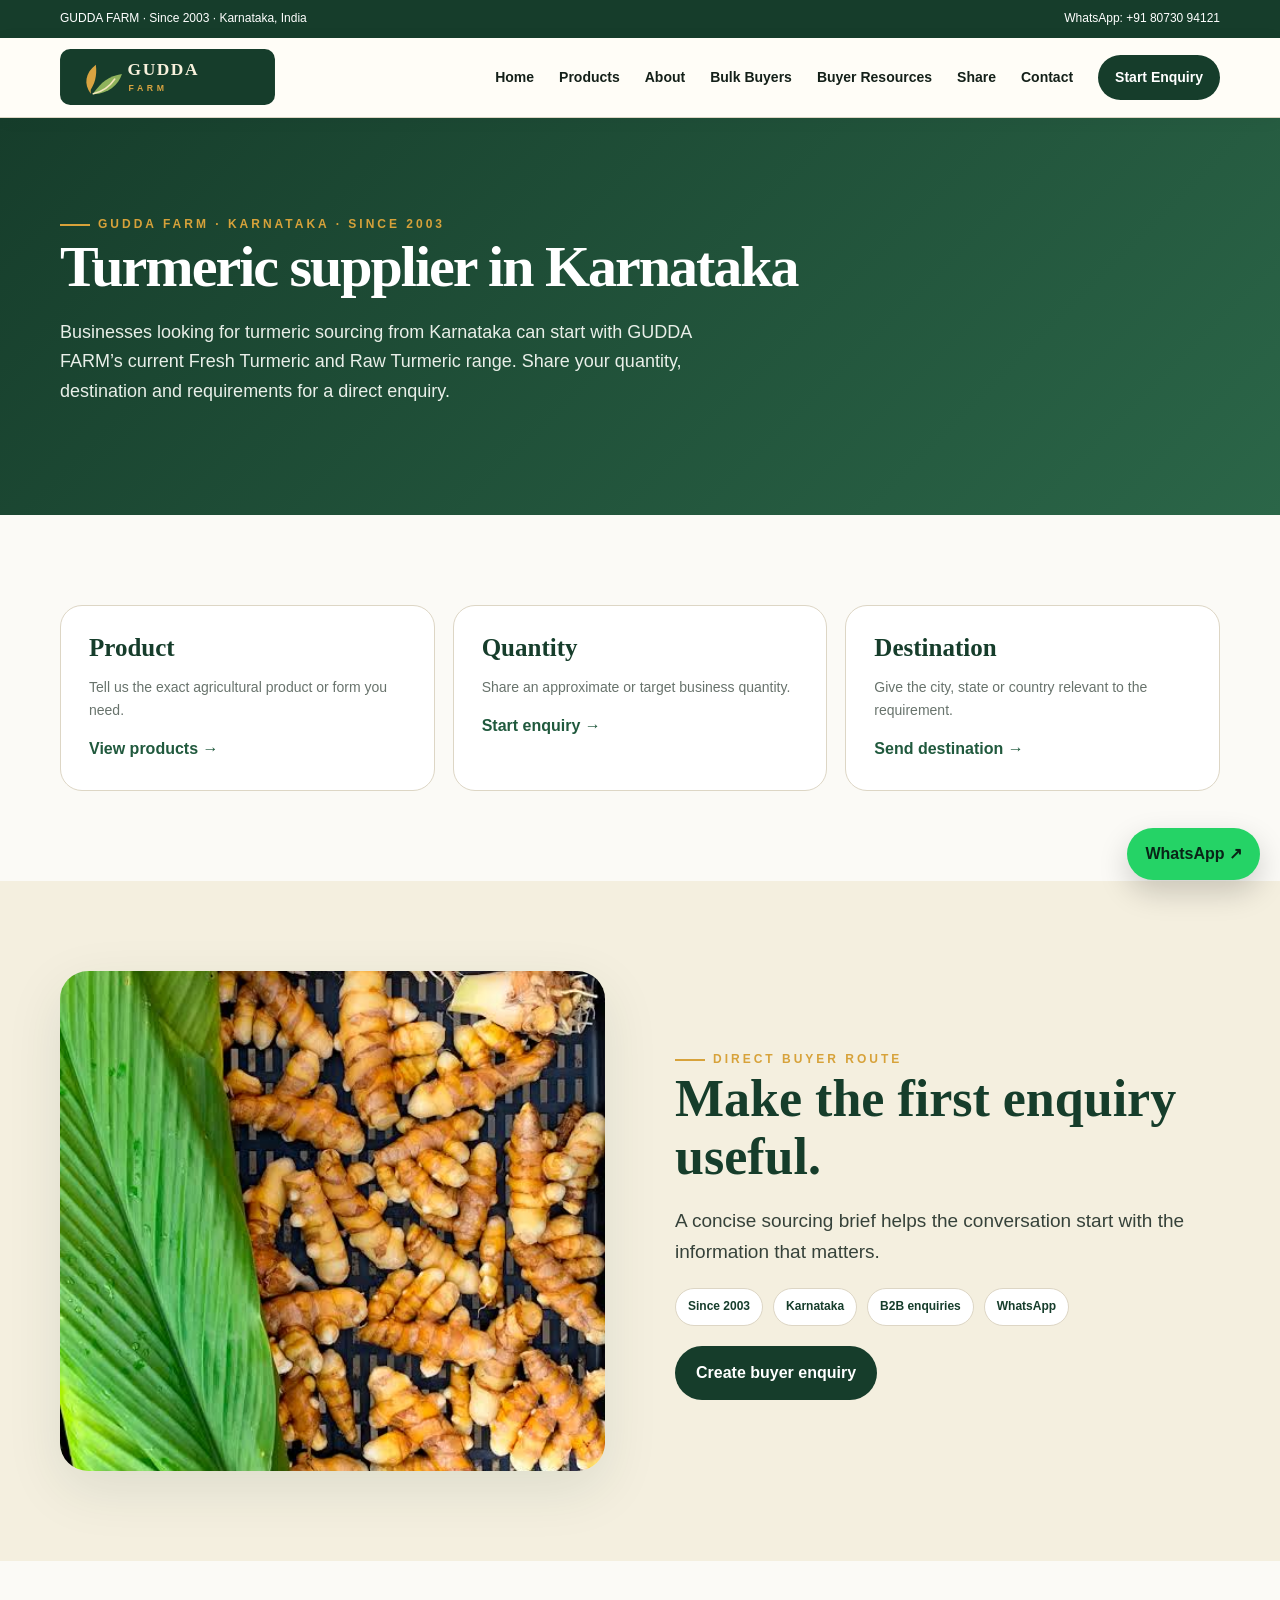
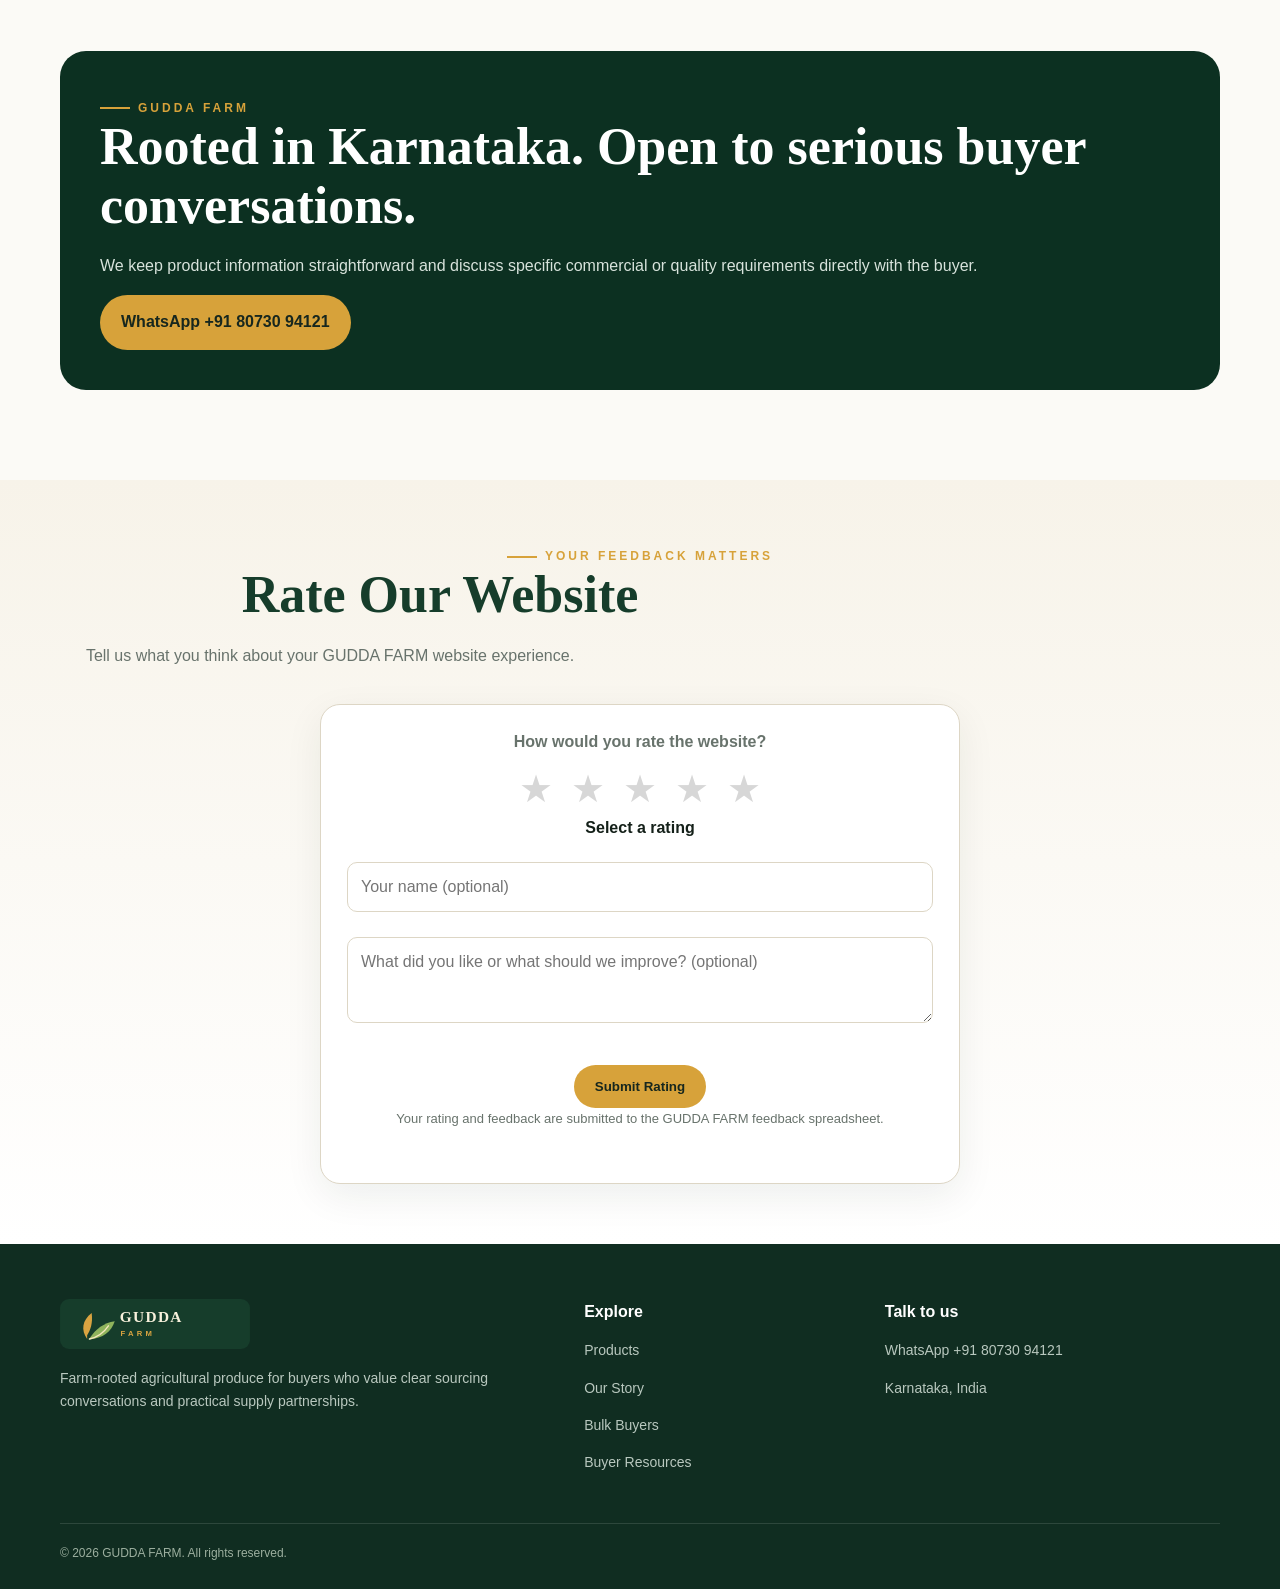
<file: turmeric-supplier-karnataka.html>
<!doctype html><html lang="en"><head><meta charset="utf-8"><meta name="viewport" content="width=device-width,initial-scale=1"><title>Turmeric Supplier in Karnataka | GUDDA FARM</title><meta name="description" content="Explore GUDDA FARM’s Karnataka-rooted turmeric sourcing for business buyers."><meta property="og:title" content="Turmeric Supplier in Karnataka | GUDDA FARM"><meta property="og:description" content="GUDDA FARM · Since 2003 · Karnataka agricultural produce sourcing for serious buyers."><meta property="og:type" content="website"><meta property="og:image" content="assets/turmeric.jpg"><meta name="robots" content="index,follow"><meta name="theme-color" content="#0c3021"><link rel="canonical" href="https://gudda-farm-margo781.vercel.app/turmeric-supplier-karnataka.html"><link rel="icon" href="assets/logo.svg"><link rel="stylesheet" href="styles.css"><link rel="manifest" href="site.webmanifest"></head><body><div class="topbar"><div class="container"><span>GUDDA FARM · Since 2003 · Karnataka, India</span><a href="https://wa.me/918073094121" target="_blank" rel="noopener">WhatsApp: +91 80730 94121</a></div></div><header class="nav"><div class="container navin"><a href="index.html"><img class="logo" src="assets/logo.svg" alt="GUDDA FARM"></a><button class="menu" aria-label="Open menu">☰</button><nav class="links"><a href="index.html">Home</a><a href="products.html">Products</a><a href="about.html">About</a><a href="buyers.html">Bulk Buyers</a><a href="resources.html">Buyer Resources</a><a href="marketing.html">Share</a><a href="contact.html">Contact</a><a class="cta" href="buyers.html">Start Enquiry</a></nav></div></header><section class="pagehero"><div class="container"><span class="eyebrow">GUDDA FARM · Karnataka · Since 2003</span><h1>Turmeric supplier in Karnataka</h1><p>Businesses looking for turmeric sourcing from Karnataka can start with GUDDA FARM’s current Fresh Turmeric and Raw Turmeric range. Share your quantity, destination and requirements for a direct enquiry.</p></div></section>
<section class="section"><div class="container"><div class="intent-grid"><div class="intent-card"><h3>Product</h3><p>Tell us the exact agricultural product or form you need.</p><a href="products.html">View products →</a></div><div class="intent-card"><h3>Quantity</h3><p>Share an approximate or target business quantity.</p><a href="buyers.html">Start enquiry →</a></div><div class="intent-card"><h3>Destination</h3><p>Give the city, state or country relevant to the requirement.</p><a href="buyers.html">Send destination →</a></div></div></div></section>
<section class="section alt"><div class="container split"><img src="assets/turmeric.jpg" alt="Turmeric produce"><div><span class="eyebrow">Direct buyer route</span><h2>Make the first enquiry useful.</h2><p class="lead">A concise sourcing brief helps the conversation start with the information that matters.</p><div class="badges"><span class="badge">Since 2003</span><span class="badge">Karnataka</span><span class="badge">B2B enquiries</span><span class="badge">WhatsApp</span></div><a class="btn dark" href="buyers.html">Create buyer enquiry</a></div></div></section>
<section class="section"><div class="container"><div class="location-band"><span class="eyebrow">GUDDA FARM</span><h2>Rooted in Karnataka. Open to serious buyer conversations.</h2><p>We keep product information straightforward and discuss specific commercial or quality requirements directly with the buyer.</p><a class="btn primary" href="https://wa.me/918073094121" target="_blank" rel="noopener">WhatsApp +91 80730 94121</a></div></div></section><a class="whatsapp-float" href="https://wa.me/918073094121" target="_blank" rel="noopener" aria-label="Chat with GUDDA FARM on WhatsApp">WhatsApp ↗</a>
<section class="rating-section" id="ratings">
  <div class="container">
    <div class="section-head" style="display:block;text-align:center">
      <span class="eyebrow">Your feedback matters</span>
      <h2>Rate Our Website</h2>
      <p>Tell us what you think about your GUDDA FARM website experience.</p>
    </div>
    <div class="rating-box">
      <p><strong>How would you rate the website?</strong></p>
      <form id="guddaRatingForm">
        <div class="rating-stars" role="radiogroup" aria-label="Website rating from 1 to 5 stars">
          <button class="rating-star" type="button" data-rating="1" aria-label="1 star">★</button>
          <button class="rating-star" type="button" data-rating="2" aria-label="2 stars">★</button>
          <button class="rating-star" type="button" data-rating="3" aria-label="3 stars">★</button>
          <button class="rating-star" type="button" data-rating="4" aria-label="4 stars">★</button>
          <button class="rating-star" type="button" data-rating="5" aria-label="5 stars">★</button>
        </div>
        <div class="rating-label" id="ratingLabel">Select a rating</div>
        <input class="rating-input" name="name" type="text" maxlength="60" placeholder="Your name (optional)">
        <textarea class="rating-textarea" name="feedback" maxlength="500" placeholder="What did you like or what should we improve? (optional)"></textarea>
        <button class="btn primary" type="submit" style="margin-top:16px">Submit Rating</button>
        <p class="rating-note">Your rating and feedback are submitted to the GUDDA FARM feedback spreadsheet.</p>
        <div class="rating-status" id="ratingStatus" aria-live="polite"></div>
      </form>
    </div>
  </div>
</section>
<iframe name="ratingSubmitFrame" id="ratingSubmitFrame" title="Rating submission" style="display:none"></iframe>

<footer><div class="container"><div class="foot"><div><img src="assets/logo.svg" alt="GUDDA FARM logo"><p>Farm-rooted agricultural produce for buyers who value clear sourcing conversations and practical supply partnerships.</p></div><div><h4>Explore</h4><p><a href="products.html">Products</a></p><p><a href="about.html">Our Story</a></p><p><a href="buyers.html">Bulk Buyers</a></p><p><a href="resources.html">Buyer Resources</a></p></div><div><h4>Talk to us</h4><p><a href="https://wa.me/918073094121" target="_blank" rel="noopener">WhatsApp +91 80730 94121</a></p><p>Karnataka, India</p></div></div><div class="copy">© 2026 GUDDA FARM. All rights reserved.</div></div></footer><script src="script.js"></script></body></html>
</file>
<file: styles.css>
:root{--green:#163d2b;--green2:#245b40;--leaf:#6f9348;--gold:#d9a441;--cream:#f8f1dc;--paper:#fffdf7;--ink:#1b251f;--muted:#68736c;--line:#e7e0cf;--shadow:0 18px 55px rgba(22,61,43,.10)}
*{box-sizing:border-box}html{scroll-behavior:smooth}body{margin:0;font-family:Inter,Arial,sans-serif;color:var(--ink);background:var(--paper);line-height:1.65}a{color:inherit;text-decoration:none}img{max-width:100%;display:block}.container{width:min(1160px,92%);margin:auto}
.topbar{background:var(--green);color:#fff;padding:9px 0;font-size:13px}.topbar .container{display:flex;justify-content:space-between;gap:15px}.topbar a{color:#fff}
.nav{position:sticky;top:0;z-index:20;background:rgba(255,253,247,.96);backdrop-filter:blur(12px);border-bottom:1px solid var(--line)}.navin{min-height:78px;display:flex;align-items:center;justify-content:space-between;gap:30px}.logo{width:205px}.links{display:flex;align-items:center;gap:25px;font-size:14px;font-weight:700}.links a{padding:28px 0;position:relative}.links a:hover,.links a.active{color:var(--green2)}.links a.active:after{content:"";position:absolute;left:0;right:0;bottom:20px;height:2px;background:var(--gold)}.cta{background:var(--green);color:white!important;padding:11px 17px!important;border-radius:999px}.cta:hover{background:var(--green2)}.menu{display:none;background:none;border:0;font-size:27px;color:var(--green)}
.hero{min-height:650px;display:grid;align-items:center;background:linear-gradient(90deg,rgba(10,36,24,.88),rgba(10,36,24,.38)),url("assets/field.png") center/cover}.hero .copy{color:#fff;max-width:720px;padding:95px 0}.eyebrow{display:inline-flex;gap:8px;align-items:center;color:var(--gold);font-size:12px;font-weight:800;letter-spacing:2.5px;text-transform:uppercase}.eyebrow:before{content:"";width:30px;height:2px;background:var(--gold)}h1,h2,h3{font-family:Georgia,serif;line-height:1.12;margin:0 0 18px}h1{font-size:clamp(45px,7vw,78px);letter-spacing:-2px}h2{font-size:clamp(34px,5vw,52px);color:var(--green)}h3{font-size:25px;color:var(--green)}.hero p{font-size:19px;max-width:620px;color:#f5f2e9;margin:0 0 30px}.buttons{display:flex;gap:12px;flex-wrap:wrap}.btn{display:inline-flex;align-items:center;justify-content:center;padding:13px 20px;border-radius:999px;font-weight:800;border:1px solid transparent}.btn.primary{background:var(--gold);color:#17271e}.btn.light{border-color:rgba(255,255,255,.5);color:#fff;background:rgba(255,255,255,.06)}.btn.dark{background:var(--green);color:#fff}.btn:hover{transform:translateY(-1px)}
.strip{background:var(--cream);padding:22px 0}.stripin{display:grid;grid-template-columns:repeat(3,1fr);gap:25px}.strip strong{display:block;color:var(--green);font-family:Georgia,serif;font-size:20px}.strip span{font-size:13px;color:var(--muted)}
.section{padding:90px 0}.section.alt{background:#f4efdf}.section-head{display:flex;justify-content:space-between;align-items:end;gap:30px;margin-bottom:35px}.section-head p{max-width:540px;color:var(--muted);margin:0}.grid3{display:grid;grid-template-columns:repeat(3,1fr);gap:24px}.grid2{display:grid;grid-template-columns:repeat(2,1fr);gap:28px}.card{background:#fff;border:1px solid var(--line);border-radius:22px;overflow:hidden;box-shadow:var(--shadow)}.card img{width:100%;height:250px;object-fit:cover}.cardbody{padding:25px}.cardbody p{color:var(--muted);font-size:14px}.tag{display:inline-block;background:var(--cream);color:var(--green);font-size:11px;font-weight:800;letter-spacing:1px;text-transform:uppercase;padding:6px 9px;border-radius:999px;margin-bottom:12px}
.split{display:grid;grid-template-columns:1fr 1fr;gap:70px;align-items:center}.split img{border-radius:28px;height:500px;width:100%;object-fit:cover;box-shadow:var(--shadow)}.lead{font-size:19px;color:#36423a}.muted{color:var(--muted)}.facts{display:grid;grid-template-columns:repeat(2,1fr);gap:15px;margin:28px 0}.fact{padding:18px;background:#fff;border:1px solid var(--line);border-radius:15px}.fact b{display:block;color:var(--green);font-size:19px}.fact span{font-size:13px;color:var(--muted)}
.process{counter-reset:step}.step{position:relative;padding:28px 24px 28px 75px;background:#fff;border:1px solid var(--line);border-radius:20px}.step:before{counter-increment:step;content:counter(step,decimal-leading-zero);position:absolute;left:24px;top:28px;color:var(--gold);font-family:Georgia,serif;font-size:25px;font-weight:700}.step p{margin:0;color:var(--muted);font-size:14px}
.gallery{display:grid;grid-template-columns:1.2fr .8fr .8fr;grid-auto-rows:210px;gap:14px}.gallery img{width:100%;height:100%;object-fit:cover;border-radius:18px}.gallery .tall{grid-row:span 2}.gallery .wide{grid-column:span 2}
.pagehero{padding:90px 0;background:linear-gradient(135deg,var(--green),#2b6648);color:#fff}.pagehero h1{font-size:58px}.pagehero p{max-width:650px;color:#e9efe9;font-size:18px}
.producthero{display:grid;grid-template-columns:1fr 1fr;gap:50px;align-items:center}.producthero img{height:540px;width:100%;object-fit:cover;border-radius:28px}.specbox{padding:24px;border:1px solid var(--line);background:#fff;border-radius:20px;margin:25px 0}.specbox li{margin:8px 0;color:var(--muted)}
.formwrap{display:grid;grid-template-columns:.8fr 1.2fr;gap:50px;align-items:start}.form{background:#fff;border:1px solid var(--line);padding:30px;border-radius:24px;box-shadow:var(--shadow)}label{display:block;font-size:13px;font-weight:800;color:var(--green);margin:0 0 7px}input,select,textarea{width:100%;padding:13px 14px;border:1px solid #dcd6c7;border-radius:12px;background:#fffdf9;font:inherit;margin-bottom:17px}textarea{min-height:120px;resize:vertical}.notice{font-size:12px;color:var(--muted)}
footer{background:#102d21;color:#dce6df;padding:55px 0 25px}.foot{display:grid;grid-template-columns:1.3fr .7fr .9fr;gap:40px}.foot img{width:190px;margin-bottom:18px}.foot p,.foot a{color:#b9c8bf;font-size:14px}.foot h4{color:#fff;margin:0 0 12px}.copy{border-top:1px solid rgba(255,255,255,.12);margin-top:35px;padding-top:20px;font-size:12px;color:#9caf9f}
@media(max-width:800px){.links{display:none;position:absolute;left:0;right:0;top:78px;background:var(--paper);padding:15px 4%;flex-direction:column;align-items:flex-start;border-bottom:1px solid var(--line);box-shadow:var(--shadow)}.links.open{display:flex}.links a{padding:8px 0}.links a.active:after{display:none}.menu{display:block}.topbar .container{flex-direction:column;gap:3px}.hero{min-height:590px}.hero .copy{padding:75px 0}.stripin,.grid3,.grid2,.split,.producthero,.formwrap,.foot{grid-template-columns:1fr}.section{padding:65px 0}.section-head{display:block}.split img,.producthero img{height:380px}.gallery{grid-template-columns:1fr 1fr;grid-auto-rows:170px}.gallery .wide{grid-column:span 2}.gallery .tall{grid-row:span 2}.pagehero h1{font-size:45px}}

/* V8 enhancements */
.whatsapp-float{position:fixed;right:20px;bottom:20px;z-index:30;background:#25d366;color:#092417;border-radius:999px;padding:13px 18px;font-weight:900;box-shadow:0 12px 30px rgba(0,0,0,.18);display:flex;align-items:center;gap:8px}.whatsapp-float:hover{transform:translateY(-2px)}
.kpis{display:grid;grid-template-columns:repeat(4,1fr);gap:16px}.kpi{padding:25px;background:#fff;border:1px solid var(--line);border-radius:20px;text-align:center}.kpi b{display:block;font:700 30px Georgia,serif;color:var(--green)}.kpi span{font-size:12px;color:var(--muted)}
.faq details{background:#fff;border:1px solid var(--line);border-radius:15px;margin:10px 0;padding:17px 20px}.faq summary{cursor:pointer;font-weight:800;color:var(--green)}.faq p{color:var(--muted);font-size:14px;margin:12px 0 0}
.buyerband{padding:34px;background:var(--cream);border:1px solid var(--line);border-radius:24px;display:flex;justify-content:space-between;align-items:center;gap:25px}.buyerband h3{margin:0}.buyerband p{margin:5px 0 0;color:var(--muted)}
.badges{display:flex;flex-wrap:wrap;gap:10px;margin:20px 0}.badge{border:1px solid var(--line);background:#fff;padding:8px 12px;border-radius:999px;font-size:12px;font-weight:800;color:var(--green)}
@media(max-width:800px){.kpis{grid-template-columns:1fr 1fr}.buyerband{display:block}.whatsapp-float{right:12px;bottom:12px}}

/* ===== GUDDA FARM V9 premium layer ===== */
:root{--forest:#0f3324;--forest2:#1e573c;--sage:#8ea66b;--sun:#d7a33d;--sand:#f3ead5;--paper:#fbfaf5;--ink:#17221b;--muted:#667269;--line:#dfd9c8}
body{background:var(--paper)}
.nav{box-shadow:0 2px 18px rgba(15,51,36,.04)}
.hero{min-height:710px;background:linear-gradient(90deg,rgba(6,28,19,.91) 0%,rgba(6,28,19,.65) 48%,rgba(6,28,19,.22) 100%),url("assets/field.png") center/cover}
.hero .copy{padding:110px 0}
.hero h1{max-width:820px}
.hero p{max-width:650px}
.eyebrow{letter-spacing:3px}
.goldline{height:1px;background:linear-gradient(90deg,var(--sun),transparent);margin:28px 0;width:170px}
.marquee{overflow:hidden;background:var(--forest);color:#fff;padding:12px 0;border-top:1px solid rgba(255,255,255,.1);border-bottom:1px solid rgba(255,255,255,.1);font-size:11px;font-weight:800;letter-spacing:2px;text-transform:uppercase;white-space:nowrap}
.marquee span{display:inline-block;margin-right:48px;color:#e8dec3}
.editorial{display:grid;grid-template-columns:.8fr 1.2fr;gap:60px;align-items:end}
.editorial .number{font:700 92px/1 Georgia,serif;color:var(--sun);opacity:.8}
.editorial p{font-size:18px;color:var(--muted);max-width:650px}
.product-card{position:relative}
.product-card .cardbody{padding:27px}
.product-card img{height:310px}
.product-card .mini-link{font-weight:900;color:var(--forest2);font-size:13px}
.ribbon{position:absolute;top:18px;left:18px;background:var(--sun);color:#18241c;padding:7px 11px;border-radius:999px;font-size:10px;font-weight:900;letter-spacing:1.5px;text-transform:uppercase}
.quote{background:var(--forest);color:#fff;border-radius:28px;padding:55px;position:relative;overflow:hidden}
.quote:after{content:"“";position:absolute;right:28px;top:-35px;font:200px/1 Georgia,serif;color:rgba(255,255,255,.06)}
.quote p{font:28px/1.35 Georgia,serif;max-width:760px;margin:0 0 20px}
.quote small{color:#c7d5cc}
.timeline{display:grid;grid-template-columns:repeat(3,1fr);gap:18px}
.timeline .step{min-height:190px}
.timeline .step:before{color:var(--sun)}
.sticky-note{border-left:4px solid var(--sun);padding:8px 0 8px 18px;color:var(--muted)}
.form-progress{display:flex;gap:8px;margin-bottom:25px}.form-progress span{height:5px;flex:1;border-radius:99px;background:var(--line)}.form-progress span.active{background:var(--sun)}
select,input,textarea{transition:border-color .2s,box-shadow .2s}select:focus,input:focus,textarea:focus{outline:none;border-color:var(--forest2);box-shadow:0 0 0 3px rgba(30,87,60,.08)}
.btn{transition:transform .2s,box-shadow .2s}.btn:hover{box-shadow:0 8px 22px rgba(15,51,36,.12)}
.card{transition:transform .2s,box-shadow .2s}.card:hover{transform:translateY(-4px);box-shadow:0 22px 60px rgba(22,61,43,.13)}
@media(max-width:800px){.hero{min-height:650px}.editorial,.timeline{grid-template-columns:1fr}.editorial .number{font-size:70px}.quote{padding:35px 25px}.quote p{font-size:22px}.product-card img{height:260px}}

/* ===== GUDDA FARM V10 — B2B LAUNCH SYSTEM ===== */
:root{--forest:#0c3021;--forest2:#20593d;--gold:#d7a23a;--cream:#f3ead5;--paper:#fbfaf6;--ink:#142019;--muted:#68736c;--line:#ddd6c5}
body{background:var(--paper)}
.topbar{font-size:12px}
.logo{width:215px}
.hero{min-height:735px}
.hero .copy{padding:120px 0}
.hero h1{max-width:900px;font-size:clamp(48px,7.4vw,88px)}
.hero p{font-size:20px}
.section-head h2{max-width:760px}
.trust-row{display:grid;grid-template-columns:repeat(4,1fr);gap:14px;margin-top:32px}
.trust-item{padding:22px;background:#fff;border:1px solid var(--line);border-radius:18px}
.trust-item b{display:block;font:700 24px Georgia,serif;color:var(--forest)}
.trust-item span{display:block;color:var(--muted);font-size:12px;margin-top:4px}
.audience-grid{display:grid;grid-template-columns:repeat(4,1fr);gap:16px}
.audience{background:#fff;border:1px solid var(--line);border-radius:20px;padding:25px;min-height:200px;display:flex;flex-direction:column;justify-content:space-between}
.audience .icon{font-size:28px}
.audience h3{margin:14px 0 7px}
.audience p{color:var(--muted);font-size:13px;margin:0 0 18px}
.catalog{display:grid;grid-template-columns:repeat(2,1fr);gap:25px}
.catalog-card{background:#fff;border:1px solid var(--line);border-radius:25px;overflow:hidden;display:grid;grid-template-columns:1fr 1fr;box-shadow:0 14px 40px rgba(12,48,33,.07)}
.catalog-card img{height:100%;min-height:330px;width:100%;object-fit:cover}
.catalog-body{padding:30px}
.catalog-body .meta{font-size:11px;letter-spacing:1.5px;text-transform:uppercase;font-weight:900;color:var(--forest2)}
.catalog-body ul{padding-left:18px;color:var(--muted);font-size:13px}
.catalog-body li{margin:7px 0}
.rfq{background:var(--forest);color:#fff;border-radius:28px;padding:48px;display:grid;grid-template-columns:1.1fr .9fr;gap:45px;align-items:center}
.rfq h2{color:#fff}
.rfq p{color:#d4e0d8}
.rfq .btn{margin-top:12px}
.mini-grid{display:grid;grid-template-columns:repeat(3,1fr);gap:16px}
.mini-card{padding:22px;background:#fff;border:1px solid var(--line);border-radius:18px}
.mini-card strong{color:var(--forest);display:block;margin-bottom:6px}
.mini-card span{font-size:13px;color:var(--muted)}
.hero-note{margin-top:26px;font-size:12px!important;color:#dbe8df!important}
.legal-note{font-size:12px;color:var(--muted);margin-top:18px}
.field-error{border-color:#a34a35!important}
.form .btn{cursor:pointer;border:0}
.success-panel{display:none;margin-top:18px;padding:15px;background:#eef5e8;border:1px solid #cbdcbe;border-radius:13px;color:#31552e;font-size:13px}
.catalog-cta{display:inline-flex;margin-top:10px;color:var(--forest2);font-weight:900;font-size:13px}
@media(max-width:900px){.trust-row,.audience-grid{grid-template-columns:1fr 1fr}.catalog,.rfq{grid-template-columns:1fr}.catalog-card{grid-template-columns:1fr}.catalog-card img{height:260px;min-height:0}.rfq{padding:34px 25px}}
@media(max-width:600px){.trust-row,.audience-grid,.mini-grid{grid-template-columns:1fr}.hero{min-height:650px}.hero .copy{padding:90px 0}}

/* GUDDA FARM V11 — acquisition layer */
.catalog-hero{display:grid;grid-template-columns:1.15fr .85fr;gap:45px;align-items:center}.catalog-hero img{width:100%;height:390px;object-fit:cover;border-radius:26px}
.resource-card{background:#fff;border:1px solid var(--line);border-radius:22px;padding:28px}.resource-card p{color:var(--muted);font-size:14px}
.channel-grid{display:grid;grid-template-columns:repeat(3,1fr);gap:18px}.channel{padding:24px;border:1px solid var(--line);border-radius:20px;background:#fff}.channel strong{display:block;color:var(--forest);font:700 22px Georgia,serif;margin-bottom:7px}.channel span{color:var(--muted);font-size:13px}
.sharebox{display:flex;gap:10px;align-items:center;padding:14px;background:var(--cream);border-radius:14px;margin-top:20px}.sharebox input{margin:0;background:#fff;flex:1;font-size:12px}.smallbtn{border:0;border-radius:999px;padding:10px 14px;background:var(--forest);color:#fff;font-weight:800;cursor:pointer}
.article{max-width:820px;margin:auto}.article h2{margin-top:45px}.article p,.article li{color:var(--muted);font-size:16px}.article ul{padding-left:20px}
@media(max-width:850px){.catalog-hero{grid-template-columns:1fr}.channel-grid{grid-template-columns:1fr}.catalog-hero img{height:300px}}@media(max-width:600px){.sharebox{display:block}.sharebox input{margin-bottom:10px;width:100%}}

/* GUDDA FARM V12 — search & marketing layer */
.intent-grid{display:grid;grid-template-columns:repeat(3,1fr);gap:18px}.intent-card{background:#fff;border:1px solid var(--line);border-radius:22px;padding:28px}.intent-card h3{margin-bottom:8px}.intent-card p{color:var(--muted);font-size:14px}.intent-card a{font-weight:900;color:var(--forest2)}
.location-band{background:var(--forest);color:#fff;border-radius:26px;padding:40px}.location-band h2{color:#fff}.location-band p{color:#d8e3dc}
.marketing-list{display:grid;grid-template-columns:1fr 1fr;gap:18px}.marketing-list .mini-card{min-height:130px}
@media(max-width:800px){.intent-grid,.marketing-list{grid-template-columns:1fr}}


/* ===== GUDDA FARM V13 conversion + marketing layer ===== */
.callbar{display:flex;gap:10px;flex-wrap:wrap;align-items:center;margin-top:16px}.btn.call{background:#fff;color:var(--green);border:1px solid var(--line)}
.source-chip{display:inline-flex;margin-top:12px;padding:6px 10px;border-radius:999px;background:rgba(217,164,65,.13);color:var(--gold);font-size:11px;font-weight:900;letter-spacing:.8px;text-transform:uppercase}.source-chip[hidden]{display:none}
.share-panel{display:flex;gap:12px;flex-wrap:wrap;align-items:center;padding:24px;background:#fff;border:1px solid var(--line);border-radius:20px}.share-panel p{margin:0;color:var(--muted);font-size:14px;flex:1;min-width:220px}
.v13-grid{display:grid;grid-template-columns:repeat(3,1fr);gap:18px}.v13-card{padding:24px;background:#fff;border:1px solid var(--line);border-radius:20px}.v13-card strong{display:block;color:var(--green);font:700 21px Georgia,serif;margin-bottom:7px}.v13-card span{color:var(--muted);font-size:13px}
.quick-links{display:flex;gap:10px;flex-wrap:wrap;margin-top:20px}.quick-links a{padding:9px 13px;border:1px solid var(--line);border-radius:999px;background:#fff;font-size:12px;font-weight:800;color:var(--green)}
@media(max-width:800px){.v13-grid{grid-template-columns:1fr}.share-panel{display:block}.share-panel .btn{margin-top:12px}}

/* V14 + V15 COMBINED — conversion, buyer tools, campaign UX */
.v14band{background:var(--green);color:#fff;padding:18px 0}.v14band .inner{display:flex;align-items:center;justify-content:space-between;gap:20px}.v14band strong{font-family:Georgia,serif;font-size:20px}.v14band span{font-size:13px;color:#dce9df}.v14band a{white-space:nowrap}
.buyer-tools{display:grid;grid-template-columns:1.1fr .9fr;gap:26px;align-items:stretch}.tool-card{background:#fff;border:1px solid var(--line);border-radius:22px;padding:28px;box-shadow:var(--shadow)}.tool-card h3{margin-bottom:8px}.tool-card p{color:var(--muted)}
.quick-form{display:grid;grid-template-columns:1fr 1fr;gap:14px}.quick-form .full{grid-column:1/-1}.quick-form input,.quick-form select,.quick-form textarea{margin-bottom:0}.quick-form .btn{margin-top:8px;border:0;cursor:pointer}.progress{height:6px;background:#e9e4d8;border-radius:99px;overflow:hidden;margin:12px 0 22px}.progress i{display:block;height:100%;width:33%;background:var(--gold);transition:width .2s ease}.wizard-step{display:none}.wizard-step.active{display:block}.wizard-nav{display:flex;justify-content:space-between;gap:10px;margin-top:18px}.error-text{color:#9c2f2f;font-size:12px;margin-top:8px}.field-error{border-color:#b84b4b!important;box-shadow:0 0 0 3px rgba(184,75,75,.08)}
.lead-box{padding:22px;border-radius:18px;background:var(--cream);border:1px solid var(--line);margin-top:20px}.lead-box strong{color:var(--green)}.lead-score{display:flex;align-items:center;gap:10px;margin-top:10px}.lead-score .dots{display:flex;gap:4px}.lead-score .dots i{width:10px;height:10px;border-radius:50%;background:#d7d1c2}.lead-score .dots i.on{background:var(--gold)}
.compare{width:100%;border-collapse:collapse;background:#fff;border:1px solid var(--line);border-radius:18px;overflow:hidden}.compare th,.compare td{text-align:left;padding:16px;border-bottom:1px solid var(--line);vertical-align:top;font-size:14px}.compare th{color:var(--green);background:var(--cream)}.compare tr:last-child td{border-bottom:0}.check{font-weight:800;color:var(--green)}
.faq{display:grid;gap:10px}.faq details{background:#fff;border:1px solid var(--line);border-radius:15px;padding:17px 20px}.faq summary{cursor:pointer;font-weight:800;color:var(--green)}.faq p{color:var(--muted);margin:12px 0 0;font-size:14px}
.share-panel{display:flex;flex-wrap:wrap;gap:10px;align-items:center;padding:20px;border:1px dashed #c9c1ae;border-radius:18px;background:#fffdf8}.share-panel .btn{border:1px solid var(--line);cursor:pointer}.share-label{font-size:12px;font-weight:800;color:var(--muted);letter-spacing:1px;text-transform:uppercase;margin-right:4px}
.sticky-mobile{display:none}.mini-trust{display:flex;flex-wrap:wrap;gap:9px;margin-top:20px}.mini-trust span{font-size:12px;padding:8px 11px;border:1px solid var(--line);border-radius:999px;background:#fff}
.print-card{background:#fff;border:1px solid var(--line);padding:25px;border-radius:20px}.print-card ul{color:var(--muted);line-height:1.8}.success-panel{display:none;padding:18px 20px;background:#edf5ee;border:1px solid #c7dcc9;border-radius:15px;color:var(--green);margin-top:15px}.success-panel.show{display:block}
@media(max-width:800px){.v14band .inner,.buyer-tools{grid-template-columns:1fr;display:grid}.quick-form{grid-template-columns:1fr}.quick-form .full{grid-column:auto}.compare{font-size:13px}.compare th,.compare td{padding:12px}.sticky-mobile{display:block;position:fixed;left:12px;right:12px;bottom:12px;z-index:50}.sticky-mobile a{display:block;text-align:center;box-shadow:0 10px 30px rgba(0,0,0,.18)}}
@media print{.nav,.topbar,footer,.whatsapp-float,.v14band,.share-panel,.buttons,.sticky-mobile{display:none!important}.section{padding:25px 0}.print-card{box-shadow:none}}


/* Website rating */
.rating-section{padding:60px 0;background:linear-gradient(180deg,#f7f3e9,#fff)}
.rating-box{max-width:640px;margin:0 auto;background:#fff;border:1px solid var(--line);border-radius:20px;padding:24px 26px;box-shadow:0 12px 38px rgba(20,45,25,.07);text-align:center}
.rating-box p{color:var(--muted);margin:0 0 8px}
.rating-stars{display:flex;justify-content:center;gap:6px;margin:14px 0 6px}
.rating-star{border:0;background:transparent;font-size:38px;line-height:1;cursor:pointer;color:#d7d7d7;transition:transform .15s,color .15s}
.rating-star:hover,.rating-star.selected{color:#d8a62a;transform:translateY(-2px)}
.rating-label{min-height:22px;font-weight:700;color:var(--ink);margin-bottom:12px}
.rating-input,.rating-textarea{box-sizing:border-box;width:100%;border:1px solid var(--line);border-radius:10px;padding:11px 13px;margin-top:8px;font:inherit;background:#fff}
.rating-textarea{min-height:86px;resize:vertical}
.rating-status{min-height:20px;margin-top:10px;font-weight:600;color:var(--green)}
.rating-note{font-size:13px;margin-top:14px}
@media(max-width:640px){.rating-box{max-width:100%;padding:20px 16px}.rating-star{font-size:30px}.rating-input,.rating-textarea{padding:10px 12px}}
</file>
